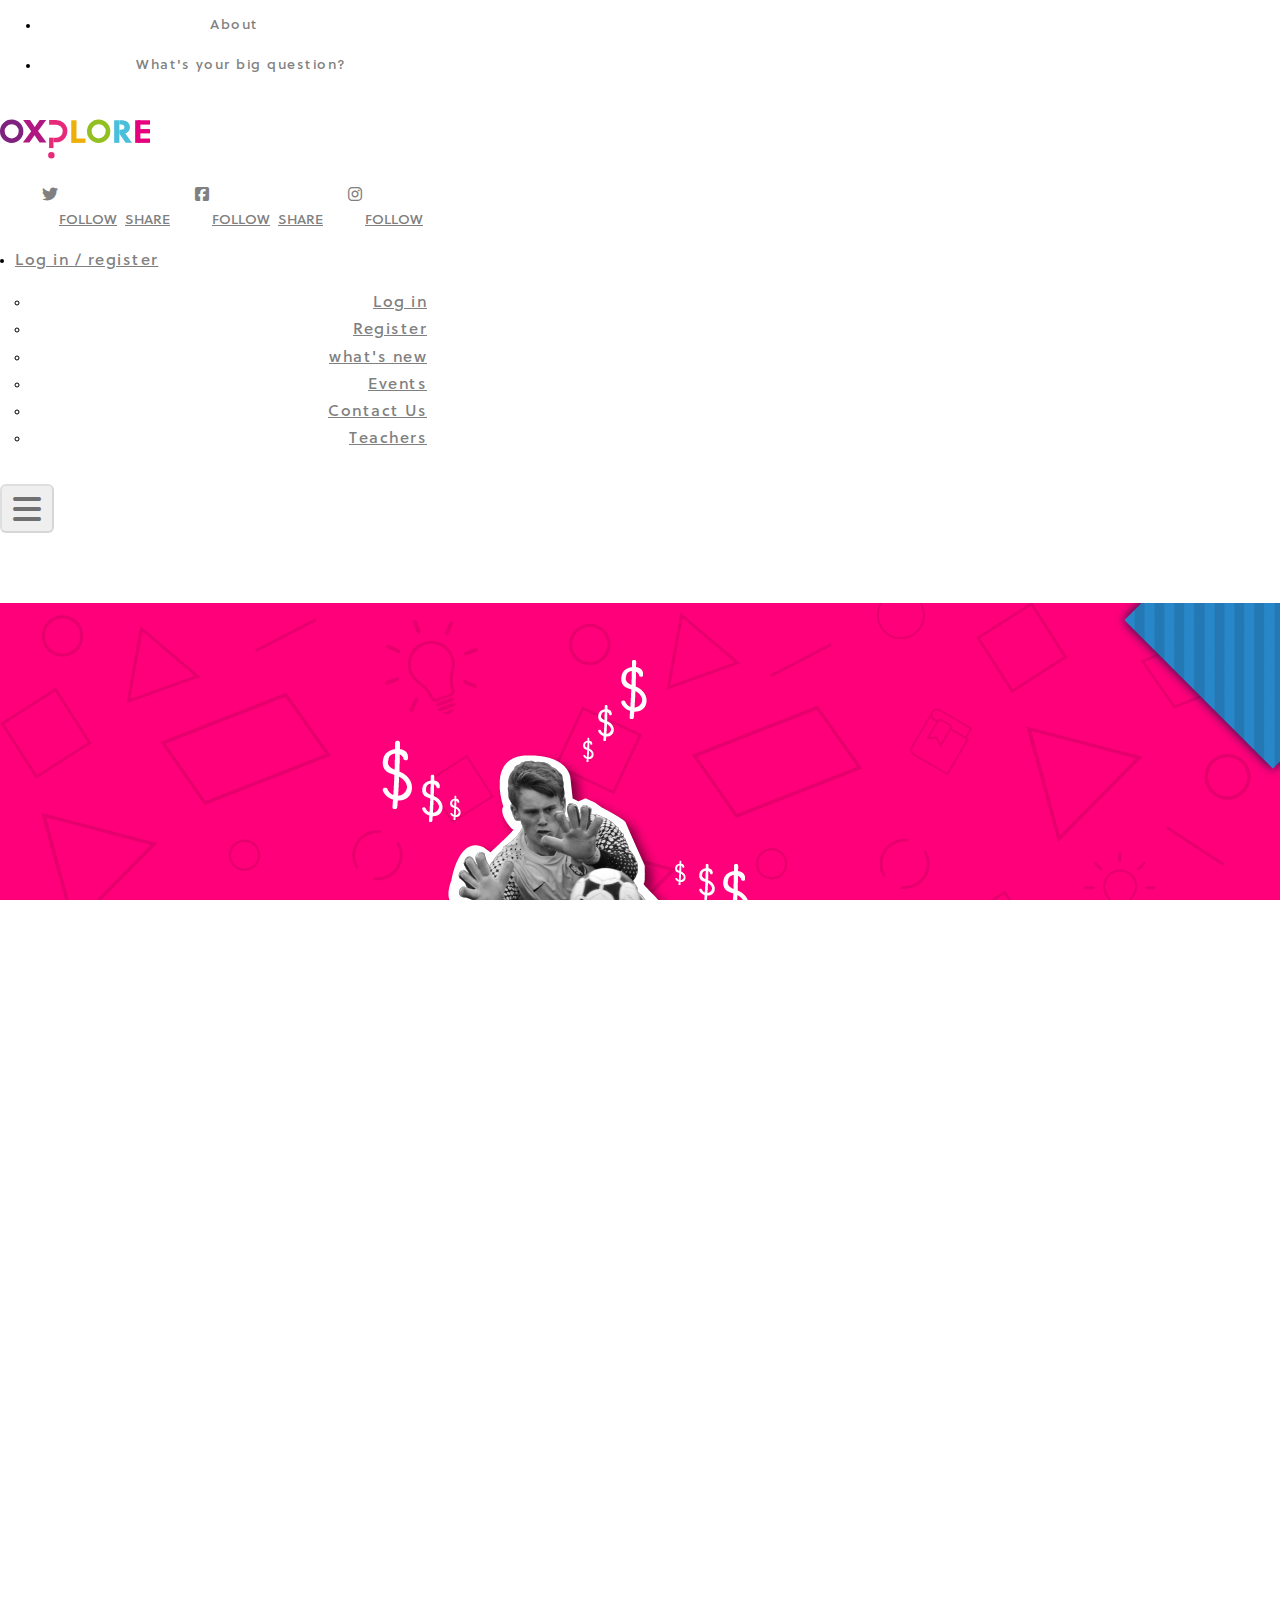
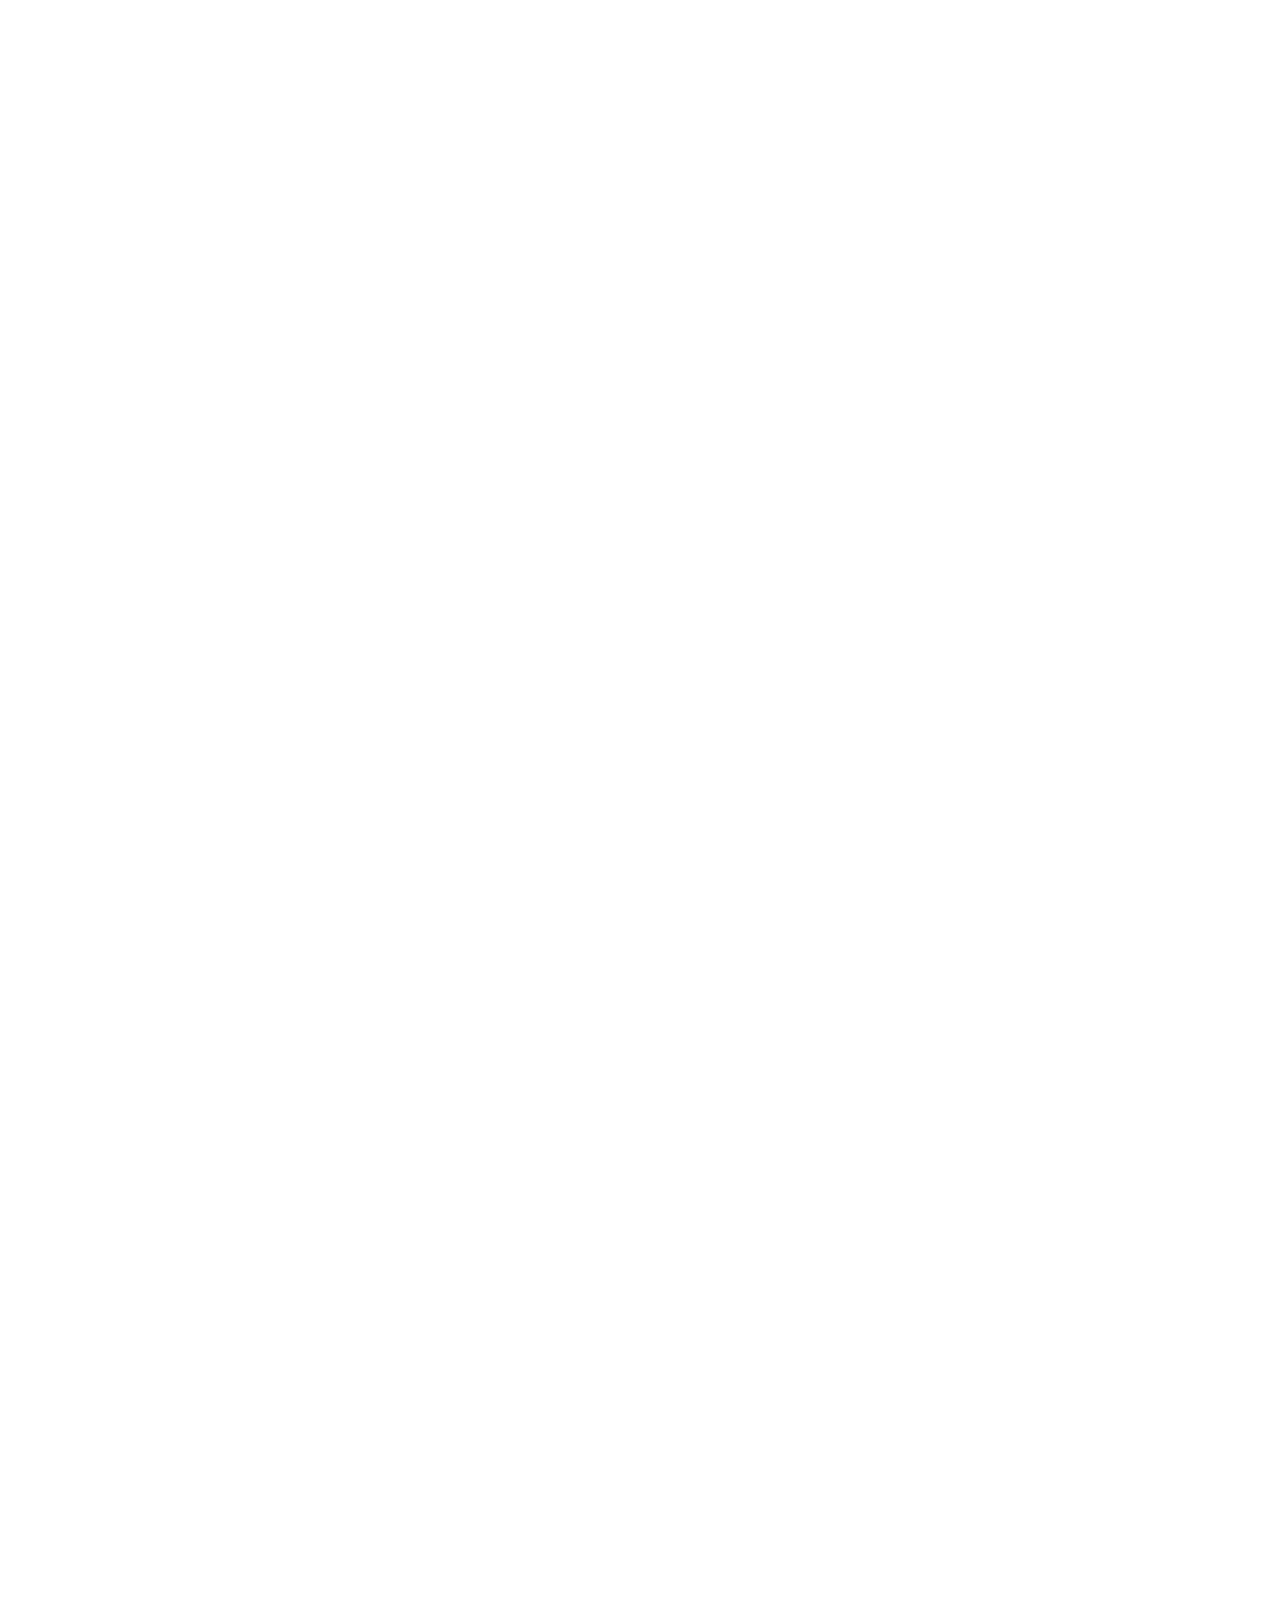
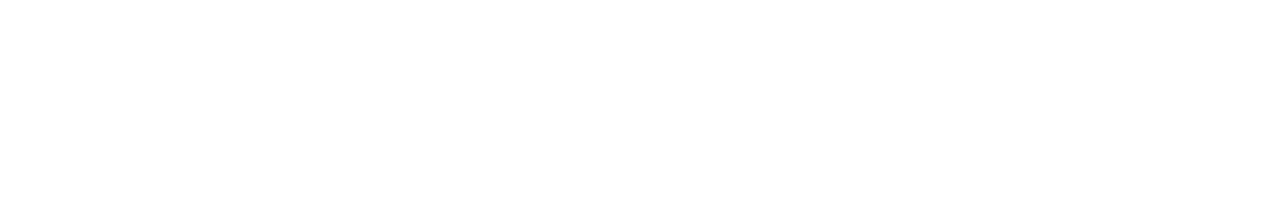
<file: index.html>
<!DOCTYPE html>
<html lang="en">
  <head>
    <meta charset="UTF-8" />
    <meta name="viewport" content="width=device-width, initial-scale=1.0" />
    <link
      href="https://cdn.jsdelivr.net/npm/bootstrap@5.3.6/dist/css/bootstrap.min.css"
      rel="stylesheet"
      integrity="sha384-4Q6Gf2aSP4eDXB8Miphtr37CMZZQ5oXLH2yaXMJ2w8e2ZtHTl7GptT4jmndRuHDT"
      crossorigin="anonymous"
    />
    <link rel="stylesheet" href="./fonts/stylesheet.css" />
    <link rel="stylesheet" href="style.css" />
    <link rel="stylesheet" href="./css/fullpage.css" />
    <link rel="stylesheet" href="./css/gridStyles.css" />
    <link rel="stylesheet" href="./css/custom.css" />
    <link
      rel="stylesheet"
      href="https://cdnjs.cloudflare.com/ajax/libs/font-awesome/6.4.0/css/all.min.css"
    />
    <title>OxploreV2</title>
  </head>
  <style>
    html,
    body {
      height: 100%;
      margin: 0;
      padding: 0;
    }

    body {
      display: flex;
      flex-direction: column;
      min-height: 100vh;
      /* padding-top: 70px; */
    }

    main {
      flex: 1 0 auto;
    }

    #fullpage {
      height: 100vh;
      position: relative;
      z-index: 1;
    }

    footer {
      flex-shrink: 0; /* Prevent footer from shrinking */
      position: relative;
      z-index: 3;
    }
  </style>

  <body>
    <!-- navbar content here -->

    <div class="nav-wrapper">
      <nav
        id="topnav"
        class="navigation navbar fixed-top shadow navbar-expand-lg bg-neutral-100 navigation__top py-4 py-lg-0"
      >
        <div class="container">
          <div class="row w-100">
            <div class="col d-flex">
              <div
                class="collapse navbar-collapse w-auto"
                id="navbarTogglerDemo02"
              >
                <ul class="navbar-nav main-menu mr-auto mb-2 mb-lg-0">
                  <li class="nav-item">
                    <a class="nav-link text-uppercase" href="/about">About</a>
                  </li>
                  <li class="nav-item">
                    <a
                      class="nav-link text-uppercase"
                      href="/create-big-question"
                      >What's your big question?</a
                    >
                  </li>
                </ul>
              </div>
              <div class="offcanvas-main">
                <button type="button" class="open-btn">Menu</button>
                <div class="offcanvas" id="offcanvasMenu">
                  <span class="close-btn">×</span>
                  <ul class="offcanvas-nav text-uppercase">
                    <li><a href="/login">Log in</a></li>
                    <li><a href="/register">Register</a></li>
                    <li><a href="/events">about</a></li>
                    <li><a href="/events">what's your big question?</a></li>
                    <li><a href="/events">what's new</a></li>
                    <li><a href="/events">Events</a></li>
                    <li><a href="/about">Contact Us</a></li>
                  </ul>
                  <div class="oxford-logo"></div>
                </div>

                <div class="overlay" id="overlay"></div>
              </div>
            </div>
            <div class="col text-center">
              <a class="brand-logo-ox p-0" href="/">
                <svg
                  class="logo"
                  version="1.1"
                  xmlns="http://www.w3.org/2000/svg"
                  width="516.5px"
                  height="134.3px"
                  viewBox="0 0 516.5 134.3"
                >
                  <!-- SVG paths from original code -->
                  <style>
                    .r {
                      fill: #4abfdb;
                    }
                    .x {
                      fill: #b11780;
                    }
                    .e1 {
                      fill: none;
                      stroke: #e6007e;
                      stroke-width: 14.9;
                      stroke-miterlimit: 10;
                    }
                    .e2 {
                      fill: none;
                      stroke: #e6007e;
                      stroke-width: 18;
                      stroke-miterlimit: 10;
                    }
                    .l1 {
                      fill: none;
                      stroke: #eeaf09;
                      stroke-width: 18;
                      stroke-miterlimit: 10;
                    }
                    .l2 {
                      fill: none;
                      stroke: #eeaf09;
                      stroke-width: 14.9;
                      stroke-miterlimit: 10;
                    }
                    .other_o {
                      fill: none;
                      stroke: #92c022;
                      stroke-width: 16;
                      stroke-miterlimit: 10;
                      animation: o_animation 0.5s linear;
                      animation-delay: 0.3s;
                    }
                    .o {
                      fill: none;
                      stroke: #7f217f;
                      stroke-width: 16;
                      stroke-miterlimit: 10;
                      animation: o_animation 0.5s linear;
                      animation-delay: 0.5s;
                    }
                    .st8 {
                      fill: none;
                      stroke: #e7297a;
                      stroke-width: 11.1659;
                      stroke-miterlimit: 10;
                    }
                    .st9 {
                      fill: none;
                      stroke: #e7297a;
                      stroke-width: 14.99;
                      stroke-miterlimit: 10;
                    }
                    .st10 {
                      fill: none;
                      stroke: #e7297a;
                      stroke-width: 16.063;
                      stroke-miterlimit: 10;
                    }
                    .r_base {
                      fill: none;
                      stroke: #4abfdb;
                      stroke-width: 18;
                      stroke-miterlimit: 10;
                    }
                  </style>
                  <g>
                    <path
                      class="r"
                      d="M411.1,35.2h4.8c7.2,0,12.6-2.6,12.6-8.6c0-5.4-4.2-9.1-10.4-9.1h-6.9l0-14.9h7.3c12.8,0,29.1,6.6,29.1,23.7 c0,11.7-7.7,18.3-16.1,21.7c6.9,9.6,18.2,25.3,23.4,32.4h-22.4l-20.6-30.3h-0.8V35.2z"
                    />
                    <g class="x">
                      <path
                        class="x_l"
                        d="M118.9,54.4l-17.7,25H78.8l28.7-39l12.2-14.9l16.9-23.9H159l-27.9,37.9"
                      />
                      <path
                        class="x_r"
                        d="M107.4,40.4L79.6,1.6h23.7l16.4,23.9l11.4,14l28.8,39.9h-23.7l-17.3-25L107.4,40.4z"
                      />
                    </g>
                    <line
                      class="e1"
                      x1="516.5"
                      y1="10.1"
                      x2="474.4"
                      y2="10.1"
                    />
                    <line class="e1" x1="516.5" y1="73" x2="474.4" y2="73" />
                    <line
                      class="e1"
                      x1="516.5"
                      y1="40.4"
                      x2="474.4"
                      y2="40.4"
                    />
                    <line class="e2" x1="474.4" y1="80.4" x2="474.4" y2="2.6" />
                    <g class="l">
                      <line
                        class="l1"
                        x1="254.4"
                        y1="2.7"
                        x2="254.4"
                        y2="80.5"
                      />
                      <line class="l2" x1="254.4" y1="73" x2="294.5" y2="73" />
                    </g>
                    <path
                      class="other_o"
                      d="M371.9,40.5c0,17.9-14.4,32.5-32.2,32.5c-17.8,0-32.2-14.5-32.2-32.5S321.9,8,339.7,8c0.2,0,0.4,0,0.6,0 C357.8,8.3,371.9,22.8,371.9,40.5z"
                    />
                    <path
                      class="o"
                      d="M72.4,40.5C72.4,58.4,58,73,40.2,73S8,58.4,8,40.5S22.4,8,40.2,8c0.2,0,0.4,0,0.6,0 C58.3,8.3,72.4,22.8,72.4,40.5z"
                    />
                    <g class="p">
                      <circle class="st8" cx="176.9" cy="123.2" r="5.6" />
                      <line
                        class="st9"
                        x1="176.6"
                        y1="98.4"
                        x2="176.6"
                        y2="62.5"
                      />
                      <path
                        class="st10"
                        d="M169.2,9.7h23.7c16.6,0,30.7,13,31.1,29.6c0.4,17.2-13.3,31.2-30.4,31.2h-9.4"
                      />
                    </g>
                    <line
                      class="r_base"
                      x1="402.1"
                      y1="80.4"
                      x2="402.1"
                      y2="2.6"
                    />
                  </g>
                </svg>
              </a>
            </div>
            <div class="col d-flex justify-content-end">
              <div
                class="d-flex justify-content-end align-items-center right-navs"
              >
                <ul class="social-icons m-0 p-0 mb-lg-0">
                  <li class="dropdown">
                    <a
                      id="twitterDropdown"
                      role="button"
                      data-bs-toggle="dropdown"
                      aria-expanded="false"
                      href="#"
                    >
                      <i class="fab fa-twitter"></i>
                    </a>
                    <ul
                      class="dropdown-menu social-dropdown"
                      aria-labelledby="twitterDropdown"
                    >
                      <li>
                        <a
                          class="dropdown-item"
                          href="http://twitter.com/letsoxplore"
                          target="_blank"
                          >Follow</a
                        >
                      </li>
                      <li>
                        <a
                          class="dropdown-item"
                          href="https://twitter.com/intent/tweet?text=Check+out+Oxplore%2C+the+home+of+big+questions&amp;url=https%3A%2F%2Foxplore.org%2Fquestion-detail%2Fis-fantasy-better-than-real-life&amp;via=letsoxplore&amp;hashtags=oxplore,discover"
                          >Share</a
                        >
                      </li>
                    </ul>
                  </li>
                  <li class="dropdown">
                    <a
                      id="facebookDropdown"
                      role="button"
                      data-bs-toggle="dropdown"
                      aria-expanded="false"
                      href="#"
                    >
                      <i class="fab fa-facebook-square"></i>
                    </a>
                    <ul
                      class="dropdown-menu social-dropdown"
                      aria-labelledby="facebookDropdown"
                    >
                      <li>
                        <a
                          class="dropdown-item"
                          href="http://facebook.com/letsoxplore"
                          target="_blank"
                          >Follow</a
                        >
                      </li>
                      <li>
                        <a
                          class="dropdown-item"
                          href="http://facebook.com/sharer/sharer.php?u=https%3A%2F%2Foxplore.org%2Fquestion-detail%2Fis-fantasy-better-than-real-life"
                          target="_blank"
                          >Share</a
                        >
                      </li>
                    </ul>
                  </li>
                  <li class="dropdown">
                    <a
                      id="instagramDropdown"
                      role="button"
                      data-bs-toggle="dropdown"
                      aria-expanded="false"
                      href="#"
                    >
                      <i class="fab fa-instagram"></i>
                    </a>
                    <ul
                      class="dropdown-menu social-dropdown"
                      aria-labelledby="instagramDropdown"
                    >
                      <li>
                        <a
                          class="dropdown-item"
                          href="http://instagram.com/letsoxplore"
                          target="_blank"
                          >Follow</a
                        >
                      </li>
                    </ul>
                  </li>
                </ul>
                <ul class="navbar-nav dropmenu navbar-right mb-2 mb-lg-0">
                  <li class="dropdown text-uppercase m-0">
                    <a
                      class="nav-link dropdown-toggle p-0"
                      href="#"
                      id="navbarDropdown"
                      role="button"
                      data-bs-toggle="dropdown"
                      aria-expanded="false"
                    >
                      Log in / register
                    </a>
                    <ul
                      class="dropdown-menu text-uppercase"
                      aria-labelledby="navbarDropdown"
                    >
                      <li><a class="dropdown-item" href="/login">Log in</a></li>
                      <li>
                        <a class="dropdown-item" href="/register">Register</a>
                      </li>
                      <li>
                        <a class="dropdown-item" href="/events">what's new</a>
                      </li>
                      <li>
                        <a class="dropdown-item" href="/events">Events</a>
                      </li>

                      <li>
                        <a class="dropdown-item" href="/about">Contact Us</a>
                      </li>
                      <li>
                        <a class="dropdown-item" href="/about">Teachers</a>
                      </li>
                    </ul>
                  </li>
                </ul>
              </div>
              <button
                class="navbar-toggler"
                type="button"
                data-bs-toggle="collapse"
                data-bs-target="#navbarTogglerDemo02"
                aria-controls="navbarTogglerDemo02"
                aria-expanded="false"
                aria-label="Toggle navigation"
              >
                <span class="navbar-toggler-icon"
                  ><i class="fas fa-bars"></i
                ></span>
              </button>
            </div>
          </div>
        </div>
      </nav>
    </div>

    <main>
      <div id="fullpage" class="full">
        <!-- big question slider -->
        <div class="section section-0" id="section0" style="padding-top: 70px">
          <!--  Slide 1 - Pink Theme-->
          <div
            class="slide bg-slide slide-1 bg-theme-pink"
            id="slide1"
            style="background-image: url('./images/bg-1.png')"
          >
            <div
              class="d-flex flex-column justify-content-center align-items-center top-space"
            >
              <div class="main-object-container">
                <div class="main-object jumping_one" style="top: 5% !important">
                  <img
                    class="img-fluid slide-1-img"
                    src="./images/slide-2.png"
                    alt="Question Illustration"
                  />
                </div>

                <div class="question-slide-text" style="bottom: 8% !important">
                  <div class="slide-text-animation">
                    <div
                      class="slide-text highlight-block mx-auto text-center text-dev text-white font-weight-bolder bg-clr"
                      data-bg-color-theme="bg-theme-pink"
                    >
                      <h1>Should footballers earn more than nurses?</h1>
                    </div>

                    <div
                      class="slide-cta d-flex justify-content-center mt-4 pt-1 mx-n4"
                    >
                      <a
                        class="btn bg-theme-pink mx-2 btn-confirm"
                        href="./pages/questiondetail.html"
                        role="button"
                        >Yes</a
                      >
                      <a
                        class="btn bg-theme-pink fw-bold mx-2 btn-confirm"
                        href="./pages/questiondetail.html"
                        role="button"
                        >No</a
                      >
                    </div>
                  </div>

                  <div class="more-cta-btn">
                    <a
                      class="btn bg-transparent txt-neutral-100 fw-regular text-uppercase border-0 fs-big-450"
                      onclick="scrollToSection1()"
                      role="button"
                    >
                      more big questions this way
                      <i class="fas fa-caret-down fs-small-800 d-block"></i>
                    </a>
                  </div>
                </div>
              </div>
            </div>
            <div
              class="triangle_shape triangle__blue d-flex justify-content-center align-items-end text-white"
            >
              Trending
            </div>
          </div>

          <!-- Slide 2 - Green Theme -->
          <div
            class="slide bg-slide slide-2 bg-theme-green"
            id="slide2"
            style="background-image: url('./images/bg-2.png')"
          >
            <div
              class="d-flex flex-column justify-content-center align-items-center top-space"
            >
              <div class="main-object-container">
                <div class="main-object jumping_two" style="top: 5% !important">
                  <img
                    class="img-fluid slide-2-img"
                    src="./images/slide-4.png"
                    alt="Green Theme Illustration"
                  />
                </div>
                <div class="question-slide-text" style="bottom: 8% !important">
                  <div class="slide-text-animation">
                    <div
                      class="slide-text highlight-block mx-auto text-center text-white font-weight-bolder bg-clr-green"
                      data-bg-color-theme="bg-theme-green"
                    >
                      <h1>
                        Should renewable energy replace fossil fuels completely?
                      </h1>
                    </div>
                    <div
                      class="slide-cta d-flex justify-content-center mt-4 pt-1 mx-n4"
                    >
                      <a
                        class="btn bg-theme-green mx-2 btn-confirm"
                        href="/question-detail/energy-question"
                        role="button"
                        >Yes</a
                      >
                      <a
                        class="btn bg-theme-green fw-bold mx-2 btn-confirm"
                        href="/question-detail/energy-question"
                        role="button"
                        >No</a
                      >
                    </div>
                  </div>

                  <div class="more-cta-btn">
                    <a
                      class="btn bg-transparent txt-neutral-100 fw-regular text-uppercase border-0 fs-big-450"
                      onclick="scrollToSection1()"
                      role="button"
                    >
                      more big questions this way
                      <i class="fas fa-caret-down fs-small-800 d-block"></i>
                    </a>
                  </div>
                </div>
              </div>
            </div>
            <div
              class="triangle_shape triangle__green d-flex justify-content-center align-items-end text-white"
            >
              Trending
            </div>
          </div>

          <!-- Slide 3 - Blue Theme -->
          <div
            class="slide bg-slide slide-3 bg-theme-blue"
            id="slide3"
            style="background-image: url('./images/bg-4.png')"
          >
            <div
              class="d-flex flex-column justify-content-center align-items-center top-space"
            >
              <div class="main-object-container">
                <div
                  class="main-object jumping_three"
                  style="top: 5% !important"
                >
                  <img
                    class="img-fluid slide-3-img"
                    src="./images/slide-4.png"
                    alt="Blue Theme Illustration"
                  />
                </div>
                <div class="question-slide-text">
                  <div
                    class="slide-text-animation"
                    style="bottom: 8% !important"
                  >
                    <div
                      class="slide-text highlight-block mx-auto text-center text-white font-weight-bolder bg-clr-blue"
                      data-bg-color-theme="bg-theme-blue"
                    >
                      <h1>
                        Is artificial intelligence a threat to human jobs?
                      </h1>
                    </div>
                    <div
                      class="slide-cta d-flex justify-content-center mt-4 pt-1 mx-n4"
                    >
                      <a
                        class="btn bg-theme-blue mx-2 btn-confirm"
                        href="/question-detail/ai-question"
                        role="button"
                        >Yes</a
                      >
                      <a
                        class="btn bg-theme-blue fw-bold mx-2 btn-confirm"
                        href="/question-detail/ai-question"
                        role="button"
                        >No</a
                      >
                    </div>
                  </div>
                  <div class="more-cta-btn">
                    <a
                      class="btn bg-transparent txt-neutral-100 fw-regular text-uppercase border-0 fs-big-450"
                      onclick="scrollToSection1()"
                      role="button"
                    >
                      more big questions this way
                      <i class="fas fa-caret-down fs-small-800 d-block"></i>
                    </a>
                  </div>
                </div>
              </div>
            </div>
            <div
              class="triangle_shape triangle__blue d-flex justify-content-center align-items-end text-white"
            >
              New
            </div>
          </div>

          <!-- End of question slide -->
        </div>

         <!-- question grid -->
        <div class="section py-0" id="question-grid">
          <div class="container-fluid px-0">
            <div class="row g-0 row-cols-1 row-cols-md-2 row-cols-lg-3">
              <!-- Tile 1: green -->
              <div class="col">
                <div
                  class="bg-slide bg-theme-green d-flex flex-column justify-content-center align-items-center text-white"
                  style="
                    background-image: url('./images/bg-1.png');
                    /* min-height: 250px; */
                    background-size: cover;
                    background-position: center;
                  "
                >
                  <div class="grid-content-animation">
                    <h3 class="text-center mb-3 grid-text-short">
                      Can war be a good thing?
                    </h3>
                    <div
                      class="slide-cta d-flex justify-content-center pt-1 mx-n4"
                    >
                      <a
                        class="btn bg-theme-green mx-2 btn-confirm"
                        href="/question-detail/technology-connection"
                        role="button"
                        >Yes</a
                      >
                      <a
                        class="btn bg-theme-green fw-bold mx-2 btn-confirm"
                        href="/question-detail/technology-connection"
                        role="button"
                        >No</a
                      >
                    </div>
                  </div>
                </div>
              </div>

              <!-- Tile 2: blue -->
              <div class="col">
                <div
                  class="bg-slide bg-theme-blue d-flex flex-column justify-content-center align-items-center text-white"
                  style="
                    background-image: url('./images/bg-2.png');
                    /* min-height: 250px; */
                    background-size: cover;
                    background-position: center;
                  "
                >
                  <div class="grid-content-animation">
                    <h3 class="text-center mb-3 grid-text">
                      <span class="line1">Could we live </span><br />
                      <span class="line2">on another planet?</span>
                    </h3>
                    <div
                      class="slide-cta d-flex justify-content-center pt-1 mx-n4"
                    >
                      <a
                        class="btn bg-theme-blue mx-2 btn-confirm"
                        href="#"
                        role="button"
                        >Yes</a
                      >
                      <a
                        class="btn bg-theme-blue fw-bold mx-2 btn-confirm"
                        href="#"
                        role="button"
                        >No</a
                      >
                    </div>
                  </div>
                </div>
              </div>

              <!-- Tile 3: pink -->
              <div class="col">
                <div
                  class="bg-slide bg-theme-pink d-flex flex-column justify-content-center align-items-center text-white"
                  style="
                    background-image: url('./images/bg-3.png');
                    /* min-height: 250px; */
                    background-size: cover;
                    background-position: center;
                  "
                >
                  <div class="grid-content-animation">
                    <h3 class="text-center mb-3 grid-text">
                      <span class="line1">Should you believe the </span><br />
                      <span class="line2">history books?</span>
                    </h3>
                    <div
                      class="slide-cta d-flex justify-content-center pt-1 mx-n4"
                    >
                      <a
                        class="btn bg-theme-pink mx-2 btn-confirm"
                        href="#"
                        role="button"
                        >Yes</a
                      >
                      <a
                        class="btn bg-theme-pink fw-bold mx-2 btn-confirm"
                        href="#"
                        role="button"
                        >No</a
                      >
                    </div>
                  </div>
                </div>
              </div>

              <!-- Tile 4: red -->
              <div class="col">
                <div
                  class="bg-slide bg-theme-red d-flex flex-column justify-content-center align-items-center text-white"
                  style="
                    background-image: url('./images/bg-4.png');
                    /* min-height: 250px; */
                    background-size: cover;
                    background-position: center;
                  "
                >
                  <div class="grid-content-animation">
                    <h3 class="text-center mb-3 grid-text">
                      <span class="line1">Is school the best place</span><br />
                      <span class="line2">to learn?</span>
                    </h3>
                    <div
                      class="slide-cta d-flex justify-content-center pt-1 mx-n4"
                    >
                      <a
                        class="btn bg-theme-red mx-2 btn-confirm"
                        href="#"
                        role="button"
                        >Yes</a
                      >
                      <a
                        class="btn bg-theme-red fw-bold mx-2 btn-confirm"
                        href="#"
                        role="button"
                        >No</a
                      >
                    </div>
                  </div>
                </div>
              </div>

              <!-- Tile 5: maroon -->
              <div class="col">
                <div
                  class="bg-slide bg-theme-maroon d-flex flex-column justify-content-center align-items-center text-white"
                  style="
                    background-image: url('./images/bg-1.png');
                    /* min-height: 250px; */
                    background-size: cover;
                    background-position: center;
                  "
                >
                  <div class="grid-content-animation">
                    <h3 class="text-center mb-3 grid-text">
                      <span class="line1">Are humans more important</span><br />
                      <span class="line2"> than plants?</span>
                    </h3>
                    <div
                      class="slide-cta d-flex justify-content-center pt-1 mx-n4"
                    >
                      <a
                        class="btn bg-theme-maroon mx-2 btn-confirm"
                        href="#"
                        role="button"
                        >Yes</a
                      >
                      <a
                        class="btn bg-theme-maroon fw-bold mx-2 btn-confirm"
                        href="#"
                        role="button"
                        >No</a
                      >
                    </div>
                  </div>
                </div>
              </div>

              <!-- Tile 6: purple -->
              <div class="col">
                <div
                  class="bg-slide bg-theme-purple d-flex flex-column justify-content-center align-items-center text-white"
                  style="
                    background-image: url('./images/bg-2.png');
                    /* min-height: 250px; */
                    background-size: cover;
                    background-position: center;
                  "
                >
                  <div class="grid-content-animation">
                    <h3 class="text-center mb-3 grid-text">
                      <span class="line1">Would you want to</span><br />
                      <span class="line2">live forever?</span>
                    </h3>
                    <div
                      class="slide-cta d-flex justify-content-center pt-1 mx-n4"
                    >
                      <a
                        class="btn bg-theme-purple mx-2 btn-confirm"
                        href="#"
                        role="button"
                        >Yes</a
                      >
                      <a
                        class="btn bg-theme-purple fw-bold mx-2 btn-confirm"
                        href="#"
                        role="button"
                        >No</a
                      >
                    </div>
                  </div>
                </div>
              </div>
            </div>
          </div>
        </section>
      </div>

        <!-- SECTION 1: question-grid-new -->
        <div class="section grid-section" id="question-grid-new">
          <div class="slides">
            <!-- ── SLIDE 1: first 6 topics ── -->
            <div class="slide">
              <div class="container-fluid px-0">
                <div class="row g-0 row-cols-1 row-cols-md-2 row-cols-lg-3">
                  <!-- Tile 1 -->
                  <div class="col">
                    <div
                      class="bg-slide bg-theme-green d-flex flex-column justify-content-center align-items-center text-white"
                      style="background-image: url('./images/bg-1.png')"
                    >
                      <h3 class="grid-text-topic">Choose a topic</h3>
                    </div>
                  </div>
                  <!-- Tile 2 -->
                  <div class="col">
                    <div
                      class="bg-slide bg-theme-blue d-flex flex-column justify-content-center align-items-center text-white"
                      style="background-image: url('./images/bg-2.png')"
                    >
                      <h3 class="grid-text-short">Future</h3>
                      <div class="slide-cta d-flex pt-1 mx-n4">
                        <a class="btn btn-select bg-theme-blue mt-2" href="#"
                          >Select</a
                        >
                      </div>
                    </div>
                  </div>
                  <!-- Tile 3 -->
                  <div class="col">
                    <div
                      class="bg-slide bg-theme-pink d-flex flex-column justify-content-center align-items-center text-white"
                      style="background-image: url('./images/bg-3.png')"
                    >
                      <h3 class="grid-text-short">Past</h3>
                      <div
                        class="slide-cta d-flex justify-content-center pt-1 mx-n4"
                      >
                        <a class="btn btn-select bg-theme-pink mt-2" href="#"
                          >Select</a
                        >
                      </div>
                    </div>
                  </div>
                  <!-- Tile 4 -->
                  <div class="col">
                    <div
                      class="bg-slide bg-theme-red d-flex flex-column justify-content-center align-items-center text-white"
                      style="background-image: url('./images/bg-4.png')"
                    >
                      <h3 class="grid-text-short">The Supernatural</h3>
                      <div
                        class="slide-cta d-flex justify-content-center pt-1 mx-n4"
                      >
                        <a class="btn btn-select bg-theme-red mt-2" href="#"
                          >Select</a
                        >
                      </div>
                    </div>
                  </div>
                  <!-- Tile 5 -->
                  <div class="col">
                    <div
                      class="bg-slide bg-theme-maroon d-flex flex-column justify-content-center align-items-center text-white"
                      style="background-image: url('./images/bg-1.png')"
                    >
                      <h3 class="grid-text-short">Origins</h3>
                      <div
                        class="slide-cta d-flex justify-content-center pt-1 mx-n4"
                      >
                        <a class="btn btn-select bg-theme-maroon mt-2" href="#"
                          >Select</a
                        >
                      </div>
                    </div>
                  </div>
                  <!-- Tile 6 -->
                  <div class="col">
                    <div
                      class="bg-slide bg-theme-purple d-flex flex-column justify-content-center align-items-center text-white"
                      style="background-image: url('./images/bg-2.png')"
                    >
                      <h3 class="grid-text-short">Health</h3>
                      <div
                        class="slide-cta d-flex justify-content-center pt-1 mx-n4"
                      >
                        <a class="btn btn-select bg-theme-purple mt-2" href="#"
                          >Select</a
                        >
                      </div>
                    </div>
                  </div>
                </div>
              </div>
            </div>

            <!-- ── SLIDE 2: next 6 topics ── -->
            <div class="slide">
              <div class="container-fluid px-0">
                <div class="row g-0 row-cols-1 row-cols-md-2 row-cols-lg-3">
                  <!-- Tile 7 -->
                  <div class="col">
                    <div
                      class="bg-slide bg-theme-green d-flex flex-column justify-content-center align-items-center text-white"
                      style="background-image: url('./images/bg-1.png')"
                    >
                      <h3 class="grid-text-short">Science</h3>
                      <div
                        class="slide-cta d-flex justify-content-center pt-1 mx-n4"
                      >
                        <a class="btn btn-select bg-theme-green mt-2" href="#"
                          >Select</a
                        >
                      </div>
                    </div>
                  </div>
                  <!-- Tile 8 -->
                  <div class="col">
                    <div
                      class="bg-slide bg-theme-blue d-flex flex-column justify-content-center align-items-center text-white"
                      style="background-image: url('./images/bg-2.png')"
                    >
                      <h3 class="grid-text-short">Technology</h3>
                      <div
                        class="slide-cta d-flex justify-content-center pt-1 mx-n4"
                      >
                        <a class="btn btn-select bg-theme-blue mt-2" href="#"
                          >Select</a
                        >
                      </div>
                    </div>
                  </div>
                  <!-- Tile 9 -->
                  <div class="col">
                    <div
                      class="bg-slide bg-theme-pink d-flex flex-column justify-content-center align-items-center text-white"
                      style="background-image: url('./images/bg-3.png')"
                    >
                      <h3 class="grid-text-short">Belief</h3>
                      <div
                        class="slide-cta d-flex justify-content-center pt-1 mx-n4"
                      >
                        <a class="btn btn-select bg-theme-pink mt-2" href="#"
                          >Select</a
                        >
                      </div>
                    </div>
                  </div>
                  <!-- Tile 10 -->
                  <div class="col">
                    <div
                      class="bg-slide bg-theme-red d-flex flex-column justify-content-center align-items-center text-white"
                      style="background-image: url('./images/bg-4.png')"
                    >
                      <h3 class="grid-text-short">Justice</h3>
                      <div
                        class="slide-cta d-flex justify-content-center pt-1 mx-n4"
                      >
                        <a class="btn btn-select bg-theme-red mt-2" href="#"
                          >Select</a
                        >
                      </div>
                    </div>
                  </div>
                  <!-- Tile 11 -->
                  <div class="col">
                    <div
                      class="bg-slide bg-theme-maroon d-flex flex-column justify-content-center align-items-center text-white"
                      style="background-image: url('./images/bg-1.png')"
                    >
                      <h3 class="grid-text-short">Power</h3>
                      <div
                        class="slide-cta d-flex justify-content-center pt-1 mx-n4"
                      >
                        <a class="btn btn-select bg-theme-maroon mt-2" href="#"
                          >Select</a
                        >
                      </div>
                    </div>
                  </div>
                  <!-- Tile 12 -->
                  <div class="col">
                    <div
                      class="bg-slide bg-theme-purple d-flex flex-column justify-content-center align-items-center text-white"
                      style="background-image: url('./images/bg-2.png')"
                    >
                      <h3 class="grid-text-short">Society</h3>
                      <div
                        class="slide-cta d-flex justify-content-center pt-1 mx-n4"
                      >
                        <a class="btn btn-select bg-theme-purple mt-2" href="#"
                          >Select</a
                        >
                      </div>
                    </div>
                  </div>
                </div>
              </div>
            </div>
          </div>
        </div>

       
    </main>

    <!-- ====================================== -->

    <!-- footer content here -->

    <footer class="mt-5">
      <div class="container">
        <div class="row align-items-center">
          <div
            class="col-md-6 d-flex justify-content-md-start justify-content-center mb-4 mb-md-0"
          >
            <div class="footer-logo">
              <img
                style="width: 300px"
                class="img-fluid"
                src="/images/footer-logo.png"
                alt="Footer Logo"
              />
            </div>
          </div>
          <div class="col-md-6">
            <div
              class="d-flex align-items-center justify-content-md-end justify-content-center"
            >
              <div class="footer-social me-5">
                <span class="text-uppercase text-white fw-bold fs-small-600"
                  >social</span
                >
                <a class="d-inline-block mx-2" aria-current="page" href="#">
                  <i class="fab fa-twitter text-white"></i>
                </a>
                <a class="d-inline-block mx-2" aria-current="page" href="#">
                  <i class="fab fa-facebook-square text-white"></i>
                </a>
              </div>

              <div class="footer-social">
                <span class="text-uppercase text-white fw-bold fs-small-600"
                  >follow</span
                >
                <a class="d-inline-block mx-2" aria-current="page" href="#">
                  <i class="fab fa-twitter text-white"></i>
                </a>
                <a class="d-inline-block mx-2" aria-current="page" href="#">
                  <i class="fab fa-facebook-square text-white"></i>
                </a>
                <a class="d-inline-block mx-2" aria-current="page" href="#">
                  <i class="fab fa-instagram text-white"></i>
                </a>
              </div>
            </div>

            <div
              class="d-flex justify-content-md-end justify-content-center mt-4"
            >
              <a href="#" class="text-white fw-bold fs-small-600 mx-3">Legal</a>
              <a href="#" class="text-white fw-bold fs-small-600 mx-3"
                >Accessibility</a
              >
            </div>
          </div>
        </div>
      </div>
    </footer>

    <script
      src="https://cdn.jsdelivr.net/npm/bootstrap@5.3.6/dist/js/bootstrap.bundle.min.js"
      integrity="sha384-j1CDi7MgGQ12Z7Qab0qlWQ/Qqz24Gc6BM0thvEMVjHnfYGF0rmFCozFSxQBxwHKO"
      crossorigin="anonymous"
    ></script>

    <script src="./js/fullpage.js"></script>

    <script>
      // Offcanvas menu functionality
      document.addEventListener("DOMContentLoaded", function () {
        const openBtn = document.querySelector(".open-btn");
        const closeBtn = document.querySelector(".close-btn");
        const offcanvas = document.getElementById("offcanvasMenu");
        const overlay = document.getElementById("overlay");

        openBtn.addEventListener("click", () => {
          offcanvas.classList.add("active");
          overlay.classList.add("active");
        });
        closeBtn.addEventListener("click", () => {
          offcanvas.classList.remove("active");
          overlay.classList.remove("active");
        });
        overlay.addEventListener("click", () => {
          offcanvas.classList.remove("active");
          overlay.classList.remove("active");
        });

        function animateGridItem(tile) {
          const header = tile.querySelector(".grid-text-short");
          const btn = tile.querySelector(".btn-select");
          if (!header || !btn) return;

          // Reset
          header.classList.remove(
            "animate-green-header",
            "animate-blue-header",
            "animate-pink-header",
            "animate-red-header",
            "animate-maroon-header",
            "animate-purple-header"
          );
          btn.classList.remove("animate-btn");
          void header.offsetWidth; // reflow
          void btn.offsetWidth;

          // Apply by theme
          if (tile.classList.contains("bg-theme-green")) {
            header.classList.add("animate-green-header");
          } else if (tile.classList.contains("bg-theme-blue")) {
            header.classList.add("animate-blue-header");
          } else if (tile.classList.contains("bg-theme-pink")) {
            header.classList.add("animate-pink-header");
          } else if (tile.classList.contains("bg-theme-red")) {
            header.classList.add("animate-red-header");
          } else if (tile.classList.contains("bg-theme-maroon")) {
            header.classList.add("animate-maroon-header");
          } else if (tile.classList.contains("bg-theme-purple")) {
            header.classList.add("animate-purple-header");
          }

          btn.classList.add("animate-btn");
        }

        // Scroll‐triggered grid animations
        const observer = new IntersectionObserver(
          (entries) => {
            entries.forEach((entry) => {
              if (entry.isIntersecting) animateGridItem(entry.target);
            });
          },
          { threshold: 0.3 }
        );
        document
          .querySelectorAll("#question-grid-new .bg-slide")
          .forEach((tile) => observer.observe(tile));

        // fullpage.js
        new fullpage("#fullpage", {
          autoScrolling: true,
          fitToSection: true,
          scrollBar: false,
          controlArrows: true,
          loopHorizontal: true,
          scrollingSpeed: 700,
          css3: true,
          scrollHorizontally: true,

          //First‐slide animation on page load
          afterRender: function () {
            const firstText = document.querySelector(
              ".section-0 .slide.active .slide-text-animation"
            );
            if (firstText) firstText.classList.add("animate-question-text");
          },

          //  scroll down/up into section-0 vertically
          afterLoad: function (origin, destination, direction) {
            // section0 has id="section0"
            if (destination.item.id === "section0") {
              const text = destination.item.querySelector(
                ".slide.active .slide-text-animation"
              );
              if (text) {
                text.classList.remove("animate-question-text");
                void text.offsetWidth;
                text.classList.add("animate-question-text");
              }
            }
          },

          //Clear main-object so it can replay
          onSlideLeave: function (section, origin, destination, direction) {
            const prev = origin.item;
            const mainObj = prev.querySelector(".main-object");
            if (mainObj) mainObj.style.animation = "none";
          },

          //horizontal swipe between slides
          afterSlideLoad: function (section, origin, destination, direction) {
            const slide = destination.item;

            // question‐slide‐text animation
            const questionText = slide.querySelector(".slide-text-animation");
            if (questionText) {
              questionText.classList.remove("animate-question-text");
              void questionText.offsetWidth;
              questionText.classList.add("animate-question-text");
            }

            // grid tiles if inside #question-grid-new
            if (slide.closest("#question-grid-new")) {
              slide.querySelectorAll(".bg-slide").forEach(animateGridItem);
            }
          },
        });
      });
    </script>
  </body>
</html>
</file>
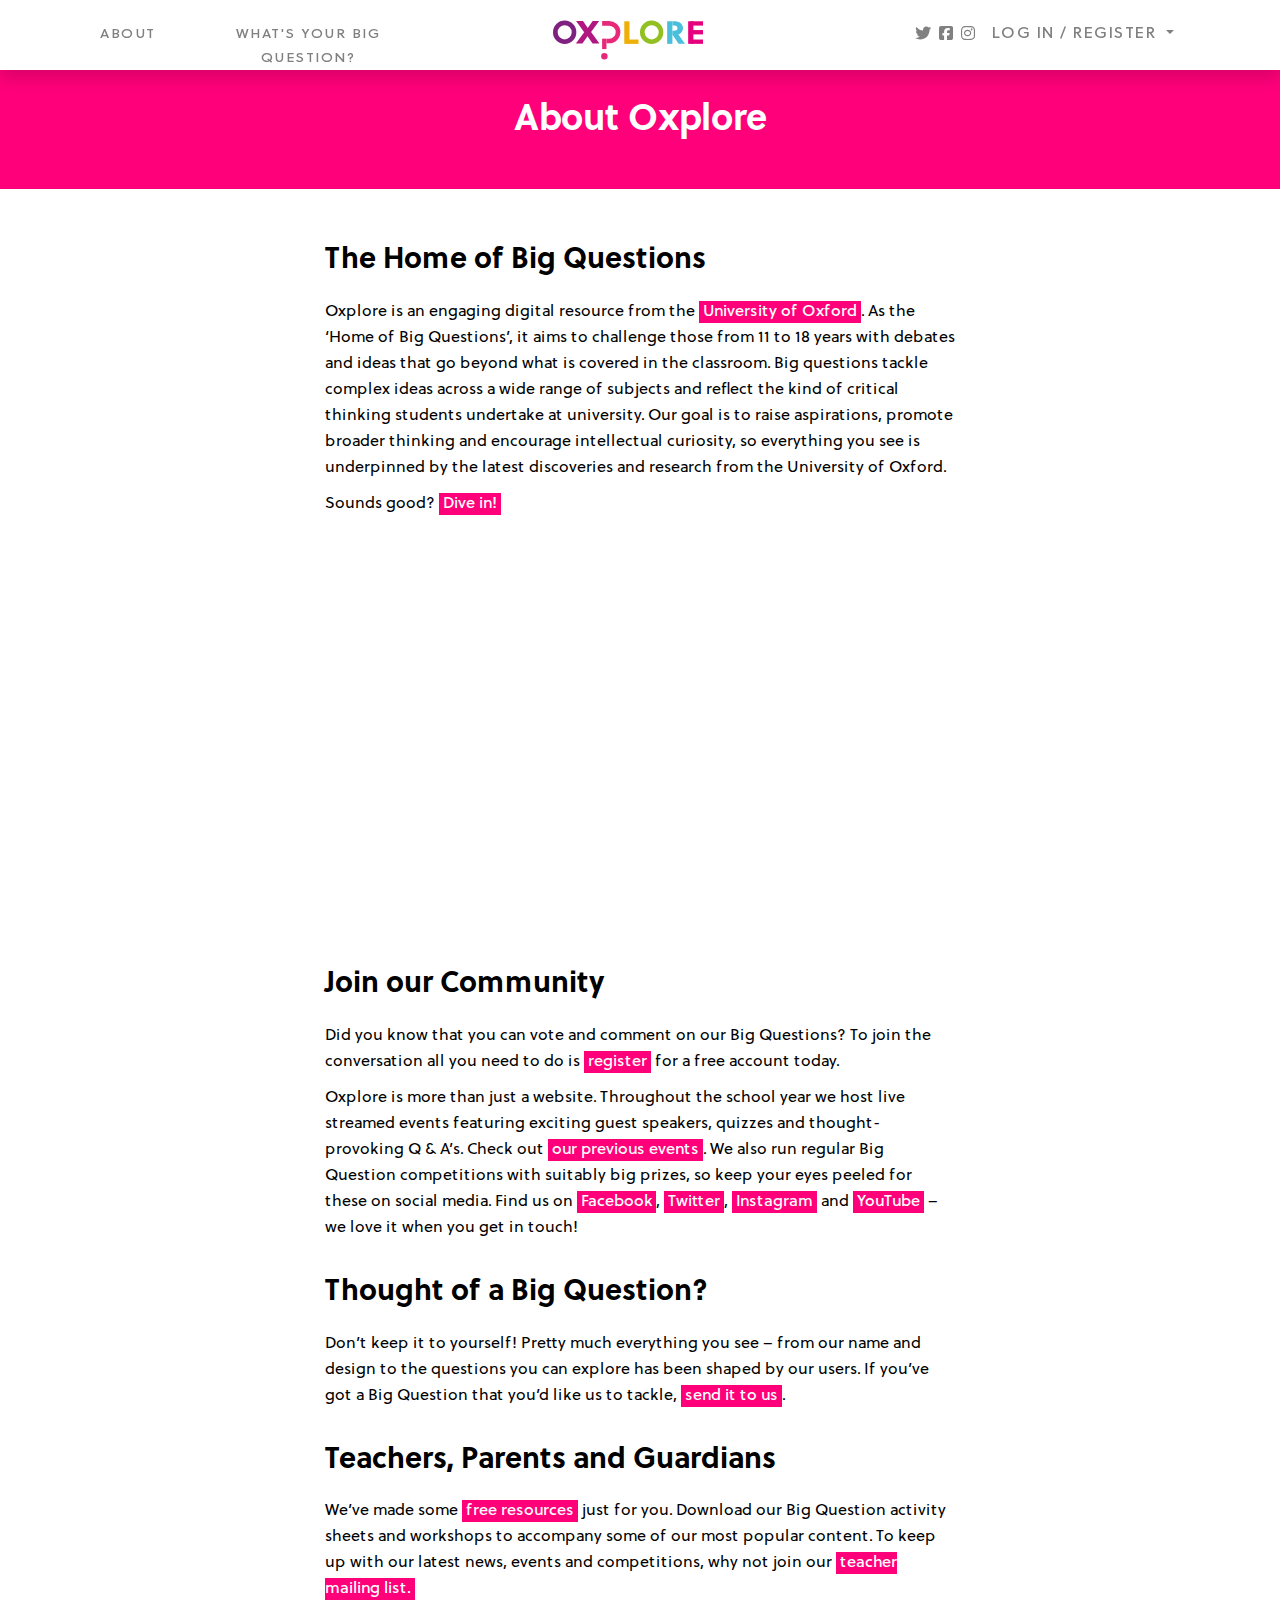
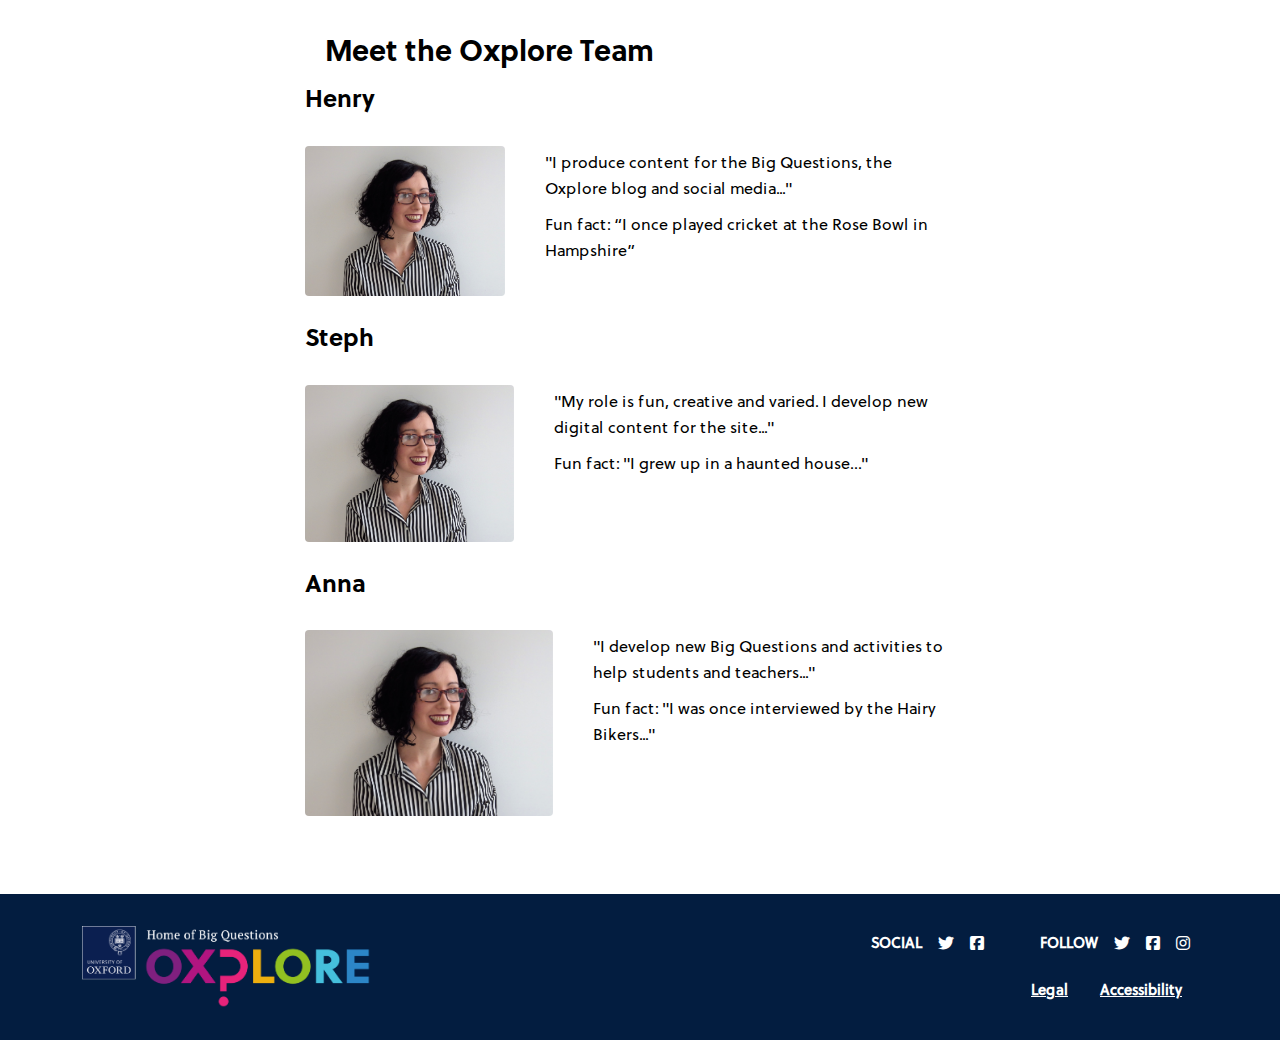
<file: pages/about.html>
<!DOCTYPE html>
<html lang="en">
  <head>
    <meta charset="UTF-8" />
    <meta name="viewport" content="width=device-width, initial-scale=1.0" />
    <link
      href="https://cdn.jsdelivr.net/npm/bootstrap@5.3.6/dist/css/bootstrap.min.css"
      rel="stylesheet"
    />
    <link
      rel="stylesheet"
      href="https://cdnjs.cloudflare.com/ajax/libs/font-awesome/6.5.0/css/all.min.css"
    />

    <link rel="stylesheet" href="../fonts/stylesheet.css" />
    <link rel="stylesheet" href="../style.css" />
    <link rel="stylesheet" href="../css/custom.css" />
    <link rel="stylesheet" href="../css/about.css" />
    <title>About</title>
  </head>
  <body>
    <div class="nav-wrapper">
      <nav
        id="topnav"
        class="navigation navbar fixed-top shadow navbar-expand-lg bg-neutral-100 navigation__top py-4 py-lg-0"
      >
        <div class="container">
          <div class="row w-100">
            <div class="col d-flex">
              <div
                class="collapse navbar-collapse w-auto"
                id="navbarTogglerDemo02"
              >
                <ul class="navbar-nav main-menu mr-auto mb-2 mb-lg-0">
                  <li class="nav-item">
                    <a class="nav-link text-uppercase" href="/about">About</a>
                  </li>
                  <li class="nav-item">
                    <a
                      class="nav-link text-uppercase"
                      href="/create-big-question"
                      >What's your big question?</a
                    >
                  </li>
                </ul>
              </div>
              <div class="offcanvas-main">
                <button type="button" class="open-btn">Menu</button>
                <div class="offcanvas" id="offcanvasMenu">
                  <span class="close-btn">×</span>
                  <ul class="offcanvas-nav text-uppercase">
                    <li><a href="/login">Log in</a></li>
                    <li><a href="/register">Register</a></li>
                    <li><a href="/events">about</a></li>
                    <li><a href="/events">what's your big question?</a></li>
                    <li><a href="/events">what's new</a></li>
                    <li><a href="/events">Events</a></li>
                    <li><a href="/about">Contact Us</a></li>
                  </ul>
                  <div class="oxford-logo"></div>
                </div>

                <div class="overlay" id="overlay"></div>
              </div>
            </div>
            <div class="col text-center">
              <a class="brand-logo-ox p-0" href="/">
                <svg
                  class="logo"
                  version="1.1"
                  xmlns="http://www.w3.org/2000/svg"
                  width="516.5px"
                  height="134.3px"
                  viewBox="0 0 516.5 134.3"
                >
                  <!-- SVG paths from original code -->
                  <style>
                    .r {
                      fill: #4abfdb;
                    }
                    .x {
                      fill: #b11780;
                    }
                    .e1 {
                      fill: none;
                      stroke: #e6007e;
                      stroke-width: 14.9;
                      stroke-miterlimit: 10;
                    }
                    .e2 {
                      fill: none;
                      stroke: #e6007e;
                      stroke-width: 18;
                      stroke-miterlimit: 10;
                    }
                    .l1 {
                      fill: none;
                      stroke: #eeaf09;
                      stroke-width: 18;
                      stroke-miterlimit: 10;
                    }
                    .l2 {
                      fill: none;
                      stroke: #eeaf09;
                      stroke-width: 14.9;
                      stroke-miterlimit: 10;
                    }
                    .other_o {
                      fill: none;
                      stroke: #92c022;
                      stroke-width: 16;
                      stroke-miterlimit: 10;
                      animation: o_animation 0.5s linear;
                      animation-delay: 0.3s;
                    }
                    .o {
                      fill: none;
                      stroke: #7f217f;
                      stroke-width: 16;
                      stroke-miterlimit: 10;
                      animation: o_animation 0.5s linear;
                      animation-delay: 0.5s;
                    }
                    .st8 {
                      fill: none;
                      stroke: #e7297a;
                      stroke-width: 11.1659;
                      stroke-miterlimit: 10;
                    }
                    .st9 {
                      fill: none;
                      stroke: #e7297a;
                      stroke-width: 14.99;
                      stroke-miterlimit: 10;
                    }
                    .st10 {
                      fill: none;
                      stroke: #e7297a;
                      stroke-width: 16.063;
                      stroke-miterlimit: 10;
                    }
                    .r_base {
                      fill: none;
                      stroke: #4abfdb;
                      stroke-width: 18;
                      stroke-miterlimit: 10;
                    }
                  </style>
                  <g>
                    <path
                      class="r"
                      d="M411.1,35.2h4.8c7.2,0,12.6-2.6,12.6-8.6c0-5.4-4.2-9.1-10.4-9.1h-6.9l0-14.9h7.3c12.8,0,29.1,6.6,29.1,23.7 c0,11.7-7.7,18.3-16.1,21.7c6.9,9.6,18.2,25.3,23.4,32.4h-22.4l-20.6-30.3h-0.8V35.2z"
                    />
                    <g class="x">
                      <path
                        class="x_l"
                        d="M118.9,54.4l-17.7,25H78.8l28.7-39l12.2-14.9l16.9-23.9H159l-27.9,37.9"
                      />
                      <path
                        class="x_r"
                        d="M107.4,40.4L79.6,1.6h23.7l16.4,23.9l11.4,14l28.8,39.9h-23.7l-17.3-25L107.4,40.4z"
                      />
                    </g>
                    <line
                      class="e1"
                      x1="516.5"
                      y1="10.1"
                      x2="474.4"
                      y2="10.1"
                    />
                    <line class="e1" x1="516.5" y1="73" x2="474.4" y2="73" />
                    <line
                      class="e1"
                      x1="516.5"
                      y1="40.4"
                      x2="474.4"
                      y2="40.4"
                    />
                    <line class="e2" x1="474.4" y1="80.4" x2="474.4" y2="2.6" />
                    <g class="l">
                      <line
                        class="l1"
                        x1="254.4"
                        y1="2.7"
                        x2="254.4"
                        y2="80.5"
                      />
                      <line class="l2" x1="254.4" y1="73" x2="294.5" y2="73" />
                    </g>
                    <path
                      class="other_o"
                      d="M371.9,40.5c0,17.9-14.4,32.5-32.2,32.5c-17.8,0-32.2-14.5-32.2-32.5S321.9,8,339.7,8c0.2,0,0.4,0,0.6,0 C357.8,8.3,371.9,22.8,371.9,40.5z"
                    />
                    <path
                      class="o"
                      d="M72.4,40.5C72.4,58.4,58,73,40.2,73S8,58.4,8,40.5S22.4,8,40.2,8c0.2,0,0.4,0,0.6,0 C58.3,8.3,72.4,22.8,72.4,40.5z"
                    />
                    <g class="p">
                      <circle class="st8" cx="176.9" cy="123.2" r="5.6" />
                      <line
                        class="st9"
                        x1="176.6"
                        y1="98.4"
                        x2="176.6"
                        y2="62.5"
                      />
                      <path
                        class="st10"
                        d="M169.2,9.7h23.7c16.6,0,30.7,13,31.1,29.6c0.4,17.2-13.3,31.2-30.4,31.2h-9.4"
                      />
                    </g>
                    <line
                      class="r_base"
                      x1="402.1"
                      y1="80.4"
                      x2="402.1"
                      y2="2.6"
                    />
                  </g>
                </svg>
              </a>
            </div>
            <div class="col d-flex justify-content-end">
              <div
                class="d-flex justify-content-end align-items-center right-navs"
              >
                <ul class="social-icons m-0 p-0 mb-lg-0">
                  <li class="dropdown">
                    <a
                      id="twitterDropdown"
                      role="button"
                      data-bs-toggle="dropdown"
                      aria-expanded="false"
                      href="#"
                    >
                      <i class="fab fa-twitter"></i>
                    </a>
                    <ul
                      class="dropdown-menu social-dropdown"
                      aria-labelledby="twitterDropdown"
                    >
                      <li>
                        <a
                          class="dropdown-item"
                          href="http://twitter.com/letsoxplore"
                          target="_blank"
                          >Follow</a
                        >
                      </li>
                      <li>
                        <a
                          class="dropdown-item"
                          href="https://twitter.com/intent/tweet?text=Check+out+Oxplore%2C+the+home+of+big+questions&amp;url=https%3A%2F%2Foxplore.org%2Fquestion-detail%2Fis-fantasy-better-than-real-life&amp;via=letsoxplore&amp;hashtags=oxplore,discover"
                          >Share</a
                        >
                      </li>
                    </ul>
                  </li>
                  <li class="dropdown">
                    <a
                      id="facebookDropdown"
                      role="button"
                      data-bs-toggle="dropdown"
                      aria-expanded="false"
                      href="#"
                    >
                      <i class="fab fa-facebook-square"></i>
                    </a>
                    <ul
                      class="dropdown-menu social-dropdown"
                      aria-labelledby="facebookDropdown"
                    >
                      <li>
                        <a
                          class="dropdown-item"
                          href="http://facebook.com/letsoxplore"
                          target="_blank"
                          >Follow</a
                        >
                      </li>
                      <li>
                        <a
                          class="dropdown-item"
                          href="http://facebook.com/sharer/sharer.php?u=https%3A%2F%2Foxplore.org%2Fquestion-detail%2Fis-fantasy-better-than-real-life"
                          target="_blank"
                          >Share</a
                        >
                      </li>
                    </ul>
                  </li>
                  <li class="dropdown">
                    <a
                      id="instagramDropdown"
                      role="button"
                      data-bs-toggle="dropdown"
                      aria-expanded="false"
                      href="#"
                    >
                      <i class="fab fa-instagram"></i>
                    </a>
                    <ul
                      class="dropdown-menu social-dropdown"
                      aria-labelledby="instagramDropdown"
                    >
                      <li>
                        <a
                          class="dropdown-item"
                          href="http://instagram.com/letsoxplore"
                          target="_blank"
                          >Follow</a
                        >
                      </li>
                    </ul>
                  </li>
                </ul>
                <ul class="navbar-nav dropmenu navbar-right mb-2 mb-lg-0">
                  <li class="dropdown text-uppercase m-0">
                    <a
                      class="nav-link dropdown-toggle p-0"
                      href="#"
                      id="navbarDropdown"
                      role="button"
                      data-bs-toggle="dropdown"
                      aria-expanded="false"
                    >
                      Log in / register
                    </a>
                    <ul
                      class="dropdown-menu text-uppercase"
                      aria-labelledby="navbarDropdown"
                    >
                      <li><a class="dropdown-item" href="/login">Log in</a></li>
                      <li>
                        <a class="dropdown-item" href="/register">Register</a>
                      </li>
                      <li>
                        <a class="dropdown-item" href="/events">what's new</a>
                      </li>
                      <li>
                        <a class="dropdown-item" href="/events">Events</a>
                      </li>

                      <li>
                        <a class="dropdown-item" href="/about">Contact Us</a>
                      </li>
                      <li>
                        <a class="dropdown-item" href="/about">Teachers</a>
                      </li>
                    </ul>
                  </li>
                </ul>
              </div>
              <button
                class="navbar-toggler"
                type="button"
                data-bs-toggle="collapse"
                data-bs-target="#navbarTogglerDemo02"
                aria-controls="navbarTogglerDemo02"
                aria-expanded="false"
                aria-label="Toggle navigation"
              >
                <span class="navbar-toggler-icon"
                  ><i class="fas fa-bars"></i
                ></span>
              </button>
            </div>
          </div>
        </div>
      </nav>
    </div>

    <main>
      <section id="AboutSection" class="about-section bg-white text-black">
        <div class="about-header">
          <blockquote>
            <h1>About Oxplore</h1>
          </blockquote>
        </div>
        <div class="container">
          <h2>The Home of Big Questions</h2>
          <p>
            Oxplore is an engaging digital resource from the
            <a href="http://www.ox.ac.uk/" target="_blank"
              >University of Oxford</a
            >. As the ‘Home of Big Questions’, it aims to challenge those from
            11 to 18 years with debates and ideas that go beyond what is covered
            in the classroom. Big questions tackle complex ideas across a wide
            range of subjects and reflect the kind of critical thinking students
            undertake at university. Our goal is to raise aspirations, promote
            broader thinking and encourage intellectual curiosity, so everything
            you see is underpinned by the latest discoveries and research from
            the University of Oxford.
          </p>
          <p>
            <strong
              >Sounds good?
              <a href="https://www.oxplore.org/">Dive in!</a></strong
            >
          </p>

          <div class="text-center my-4">
            <iframe
              src="https://www.youtube.com/embed/oFdh7xk3FgE"
              frameborder="0"
              allowfullscreen
            ></iframe>
          </div>

          <h2>Join our Community</h2>
          <p>
            Did you know that you can vote and comment on our Big Questions? To
            join the conversation all you need to do is
            <a href="https://oxplore.org/registration">register</a> for a free
            account today.
          </p>
          <p>
            Oxplore is more than just a website. Throughout the school year we
            host live streamed events featuring exciting guest speakers, quizzes
            and thought-provoking Q &amp; A’s. Check out
            <a
              href="https://www.youtube.com/playlist?list=PLclYOU_uQvJO4n1Eny2zqKSBgT8K46Ran"
              >our previous events</a
            >. We also run regular Big Question competitions with suitably big
            prizes, so keep your eyes peeled for these on social media. Find us
            on <a href="https://www.facebook.com/letsoxplore/">Facebook</a>,
            <a href="https://twitter.com/letsoxplore">Twitter</a>,
            <a href="https://www.instagram.com/letsoxplore/">Instagram</a> and
            <a href="https://www.youtube.com/channel/UCmGOQHeEygQrgPVxRhoNdjg"
              >YouTube</a
            >
            – we love it when you get in touch!
          </p>

          <h2>Thought of a Big Question?</h2>
          <p>
            Don’t keep it to yourself! Pretty much everything you see – from our
            name and design to the questions you can explore has been shaped by
            our users. If you’ve got a Big Question that you’d like us to
            tackle,
            <a href="https://oxplore.org/create-question">send it to us</a>.
          </p>

          <h2>Teachers, Parents and Guardians</h2>
          <p>
            We’ve made some
            <a
              href="https://drive.google.com/drive/folders/1zvJnu3KENr1g8GaGGeAeQJbtRweg6Pdr?usp=sharing"
              >free resources</a
            >
            just for you. Download our Big Question activity sheets and
            workshops to accompany some of our most popular content. To keep up
            with our latest news, events and competitions, why not join our
            <a href="https://oxplore.org/sign-up">teacher mailing list.</a>
          </p>

          <h2>Meet the Oxplore Team</h2>

          <h3>Henry</h3>
          <div class="team-member">
            <img
              src="../images/anna.jpg"
              alt="Henry Beal"
              width="200"
              height="217"
            />
            <div class="team-member-content">
              <p>
                "I produce content for the Big Questions, the Oxplore blog and
                social media..."
              </p>
              <p>
                <strong>Fun fact:</strong> “I once played cricket at the Rose
                Bowl in Hampshire”
              </p>
            </div>
          </div>

          <h3>Steph</h3>
          <div class="team-member">
            <img
              src="../images/anna.jpg"
              alt="Steph"
              width="209"
              height="227"
            />
            <div class="team-member-content">
              <p>
                "My role is fun, creative and varied. I develop new digital
                content for the site..."
              </p>
              <p><strong>Fun fact:</strong> "I grew up in a haunted house…"</p>
            </div>
          </div>

          <h3>Anna</h3>
          <div class="team-member">
            <img src="../images/anna.jpg" alt="Anna" width="248" height="186" />
            <div class="team-member-content">
              <p>
                "I develop new Big Questions and activities to help students and
                teachers..."
              </p>
              <p>
                <strong>Fun fact:</strong> "I was once interviewed by the Hairy
                Bikers..."
              </p>
            </div>
          </div>
        </div>
      </section>
    </main>

    <footer class="mt-5">
      <div class="container">
        <div class="row align-items-center">
          <div
            class="col-md-6 d-flex justify-content-md-start justify-content-center mb-4 mb-md-0"
          >
            <div class="footer-logo">
              <img
                style="width: 300px"
                class="img-fluid"
                src="/images/footer-logo.png"
                alt="Footer Logo"
              />
            </div>
          </div>
          <div class="col-md-6">
            <div
              class="d-flex align-items-center justify-content-md-end justify-content-center"
            >
              <div class="footer-social me-5">
                <span class="text-uppercase text-white fw-bold fs-small-600"
                  >social</span
                >
                <a class="d-inline-block mx-2" aria-current="page" href="#">
                  <i class="fab fa-twitter text-white"></i>
                </a>
                <a class="d-inline-block mx-2" aria-current="page" href="#">
                  <i class="fab fa-facebook-square text-white"></i>
                </a>
              </div>

              <div class="footer-social">
                <span class="text-uppercase text-white fw-bold fs-small-600"
                  >follow</span
                >
                <a class="d-inline-block mx-2" aria-current="page" href="#">
                  <i class="fab fa-twitter text-white"></i>
                </a>
                <a class="d-inline-block mx-2" aria-current="page" href="#">
                  <i class="fab fa-facebook-square text-white"></i>
                </a>
                <a class="d-inline-block mx-2" aria-current="page" href="#">
                  <i class="fab fa-instagram text-white"></i>
                </a>
              </div>
            </div>

            <div
              class="d-flex justify-content-md-end justify-content-center mt-4"
            >
              <a href="#" class="text-white fw-bold fs-small-600 mx-3">Legal</a>
              <a href="#" class="text-white fw-bold fs-small-600 mx-3"
                >Accessibility</a
              >
            </div>
          </div>
        </div>
      </div>
    </footer>
    <!-- Bootstrap JS bundle -->
    <script src="https://cdn.jsdelivr.net/npm/bootstrap@5.3.6/dist/js/bootstrap.bundle.min.js"></script>

    <script>
      //  dynamically calculate navbar height
      document.addEventListener("DOMContentLoaded", function () {
        const navbar = document.getElementById("topnav");
        const navbarHeight = navbar.offsetHeight;
        document.body.style.paddingTop = `${navbarHeight}px`;
      });
    </script>
  </body>
</html>
</file>
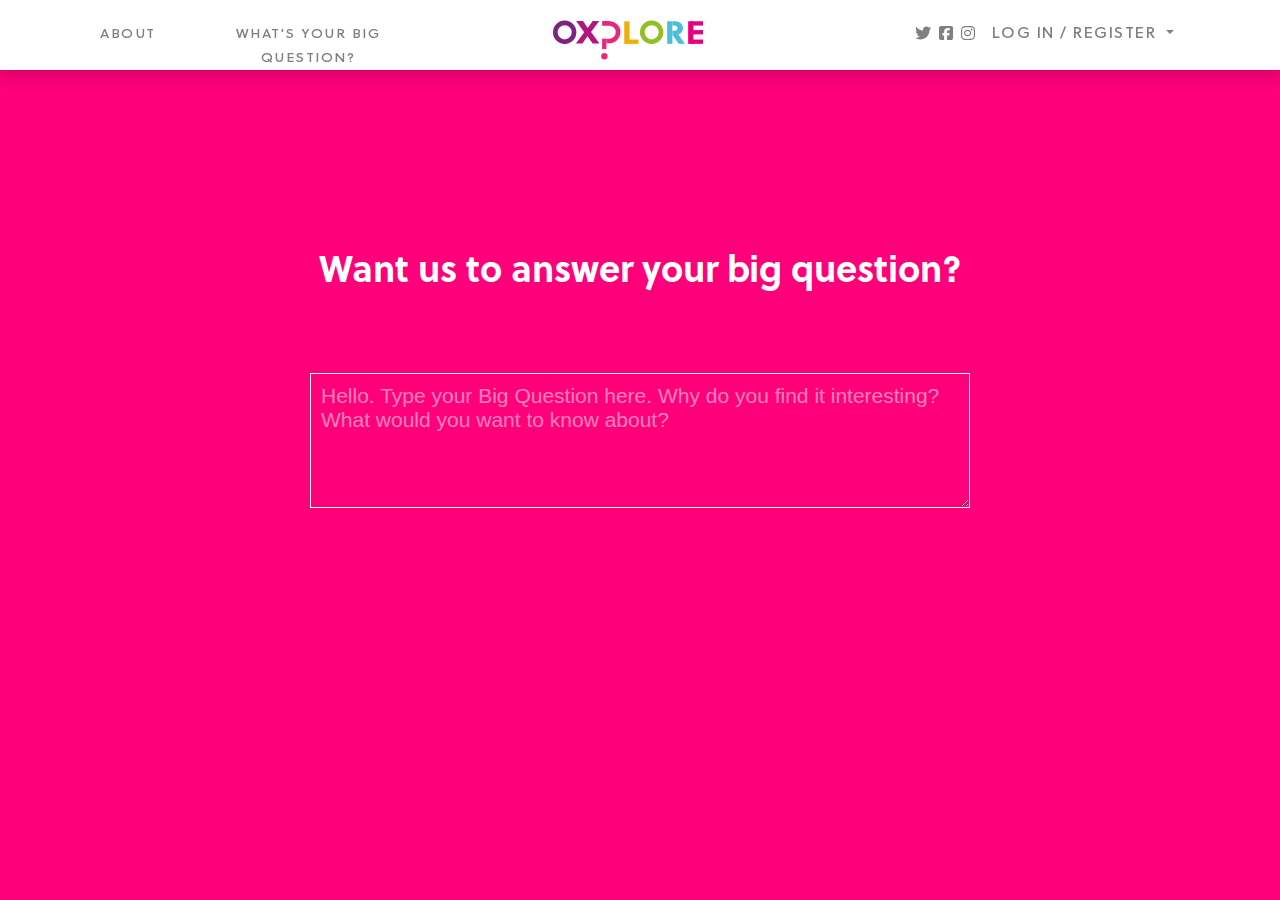
<file: pages/bigquestion.html>
<!DOCTYPE html>
<html lang="en">
  <head>
    <meta charset="UTF-8" />
    <meta name="viewport" content="width=device-width, initial-scale=1.0" />
    <link
      href="https://cdn.jsdelivr.net/npm/bootstrap@5.3.6/dist/css/bootstrap.min.css"
      rel="stylesheet"
    />
    <link
      rel="stylesheet"
      href="https://cdnjs.cloudflare.com/ajax/libs/font-awesome/6.5.0/css/all.min.css"
    />

    <link rel="stylesheet" href="../fonts/stylesheet.css" />
    <link rel="stylesheet" href="../style.css" />
    <link rel="stylesheet" href="../css/custom.css" />
    <link rel="stylesheet" href="../css/bigquestion.css" />
    <title>Big Question</title>
  </head>
  <body>
    <div class="nav-wrapper">
      <nav
        id="topnav"
        class="navigation navbar fixed-top shadow navbar-expand-lg bg-neutral-100 navigation__top py-4 py-lg-0"
      >
        <div class="container">
          <div class="row w-100">
            <div class="col d-flex">
              <div
                class="collapse navbar-collapse w-auto"
                id="navbarTogglerDemo02"
              >
                <ul class="navbar-nav main-menu mr-auto mb-2 mb-lg-0">
                  <li class="nav-item">
                    <a class="nav-link text-uppercase" href="/about">About</a>
                  </li>
                  <li class="nav-item">
                    <a
                      class="nav-link text-uppercase"
                      href="/create-big-question"
                      >What's your big question?</a
                    >
                  </li>
                </ul>
              </div>
              <div class="offcanvas-main">
                <button type="button" class="open-btn">Menu</button>
                <div class="offcanvas" id="offcanvasMenu">
                  <span class="close-btn">×</span>
                  <ul class="offcanvas-nav text-uppercase">
                    <li><a href="/login">Log in</a></li>
                    <li><a href="/register">Register</a></li>
                    <li><a href="/events">about</a></li>
                    <li><a href="/events">what's your big question?</a></li>
                    <li><a href="/events">what's new</a></li>
                    <li><a href="/events">Events</a></li>
                    <li><a href="/about">Contact Us</a></li>
                  </ul>
                  <div class="oxford-logo"></div>
                </div>

                <div class="overlay" id="overlay"></div>
              </div>
            </div>
            <div class="col text-center">
              <a class="brand-logo-ox p-0" href="/">
                <svg
                  class="logo"
                  version="1.1"
                  xmlns="http://www.w3.org/2000/svg"
                  width="516.5px"
                  height="134.3px"
                  viewBox="0 0 516.5 134.3"
                >
                  <!-- SVG paths from original code -->
                  <style>
                    .r {
                      fill: #4abfdb;
                    }
                    .x {
                      fill: #b11780;
                    }
                    .e1 {
                      fill: none;
                      stroke: #e6007e;
                      stroke-width: 14.9;
                      stroke-miterlimit: 10;
                    }
                    .e2 {
                      fill: none;
                      stroke: #e6007e;
                      stroke-width: 18;
                      stroke-miterlimit: 10;
                    }
                    .l1 {
                      fill: none;
                      stroke: #eeaf09;
                      stroke-width: 18;
                      stroke-miterlimit: 10;
                    }
                    .l2 {
                      fill: none;
                      stroke: #eeaf09;
                      stroke-width: 14.9;
                      stroke-miterlimit: 10;
                    }
                    .other_o {
                      fill: none;
                      stroke: #92c022;
                      stroke-width: 16;
                      stroke-miterlimit: 10;
                      animation: o_animation 0.5s linear;
                      animation-delay: 0.3s;
                    }
                    .o {
                      fill: none;
                      stroke: #7f217f;
                      stroke-width: 16;
                      stroke-miterlimit: 10;
                      animation: o_animation 0.5s linear;
                      animation-delay: 0.5s;
                    }
                    .st8 {
                      fill: none;
                      stroke: #e7297a;
                      stroke-width: 11.1659;
                      stroke-miterlimit: 10;
                    }
                    .st9 {
                      fill: none;
                      stroke: #e7297a;
                      stroke-width: 14.99;
                      stroke-miterlimit: 10;
                    }
                    .st10 {
                      fill: none;
                      stroke: #e7297a;
                      stroke-width: 16.063;
                      stroke-miterlimit: 10;
                    }
                    .r_base {
                      fill: none;
                      stroke: #4abfdb;
                      stroke-width: 18;
                      stroke-miterlimit: 10;
                    }
                  </style>
                  <g>
                    <path
                      class="r"
                      d="M411.1,35.2h4.8c7.2,0,12.6-2.6,12.6-8.6c0-5.4-4.2-9.1-10.4-9.1h-6.9l0-14.9h7.3c12.8,0,29.1,6.6,29.1,23.7 c0,11.7-7.7,18.3-16.1,21.7c6.9,9.6,18.2,25.3,23.4,32.4h-22.4l-20.6-30.3h-0.8V35.2z"
                    />
                    <g class="x">
                      <path
                        class="x_l"
                        d="M118.9,54.4l-17.7,25H78.8l28.7-39l12.2-14.9l16.9-23.9H159l-27.9,37.9"
                      />
                      <path
                        class="x_r"
                        d="M107.4,40.4L79.6,1.6h23.7l16.4,23.9l11.4,14l28.8,39.9h-23.7l-17.3-25L107.4,40.4z"
                      />
                    </g>
                    <line
                      class="e1"
                      x1="516.5"
                      y1="10.1"
                      x2="474.4"
                      y2="10.1"
                    />
                    <line class="e1" x1="516.5" y1="73" x2="474.4" y2="73" />
                    <line
                      class="e1"
                      x1="516.5"
                      y1="40.4"
                      x2="474.4"
                      y2="40.4"
                    />
                    <line class="e2" x1="474.4" y1="80.4" x2="474.4" y2="2.6" />
                    <g class="l">
                      <line
                        class="l1"
                        x1="254.4"
                        y1="2.7"
                        x2="254.4"
                        y2="80.5"
                      />
                      <line class="l2" x1="254.4" y1="73" x2="294.5" y2="73" />
                    </g>
                    <path
                      class="other_o"
                      d="M371.9,40.5c0,17.9-14.4,32.5-32.2,32.5c-17.8,0-32.2-14.5-32.2-32.5S321.9,8,339.7,8c0.2,0,0.4,0,0.6,0 C357.8,8.3,371.9,22.8,371.9,40.5z"
                    />
                    <path
                      class="o"
                      d="M72.4,40.5C72.4,58.4,58,73,40.2,73S8,58.4,8,40.5S22.4,8,40.2,8c0.2,0,0.4,0,0.6,0 C58.3,8.3,72.4,22.8,72.4,40.5z"
                    />
                    <g class="p">
                      <circle class="st8" cx="176.9" cy="123.2" r="5.6" />
                      <line
                        class="st9"
                        x1="176.6"
                        y1="98.4"
                        x2="176.6"
                        y2="62.5"
                      />
                      <path
                        class="st10"
                        d="M169.2,9.7h23.7c16.6,0,30.7,13,31.1,29.6c0.4,17.2-13.3,31.2-30.4,31.2h-9.4"
                      />
                    </g>
                    <line
                      class="r_base"
                      x1="402.1"
                      y1="80.4"
                      x2="402.1"
                      y2="2.6"
                    />
                  </g>
                </svg>
              </a>
            </div>
            <div class="col d-flex justify-content-end">
              <div
                class="d-flex justify-content-end align-items-center right-navs"
              >
                <ul class="social-icons m-0 p-0 mb-lg-0">
                  <li class="dropdown">
                    <a
                      id="twitterDropdown"
                      role="button"
                      data-bs-toggle="dropdown"
                      aria-expanded="false"
                      href="#"
                    >
                      <i class="fab fa-twitter"></i>
                    </a>
                    <ul
                      class="dropdown-menu social-dropdown"
                      aria-labelledby="twitterDropdown"
                    >
                      <li>
                        <a
                          class="dropdown-item"
                          href="http://twitter.com/letsoxplore"
                          target="_blank"
                          >Follow</a
                        >
                      </li>
                      <li>
                        <a
                          class="dropdown-item"
                          href="https://twitter.com/intent/tweet?text=Check+out+Oxplore%2C+the+home+of+big+questions&amp;url=https%3A%2F%2Foxplore.org%2Fquestion-detail%2Fis-fantasy-better-than-real-life&amp;via=letsoxplore&amp;hashtags=oxplore,discover"
                          >Share</a
                        >
                      </li>
                    </ul>
                  </li>
                  <li class="dropdown">
                    <a
                      id="facebookDropdown"
                      role="button"
                      data-bs-toggle="dropdown"
                      aria-expanded="false"
                      href="#"
                    >
                      <i class="fab fa-facebook-square"></i>
                    </a>
                    <ul
                      class="dropdown-menu social-dropdown"
                      aria-labelledby="facebookDropdown"
                    >
                      <li>
                        <a
                          class="dropdown-item"
                          href="http://facebook.com/letsoxplore"
                          target="_blank"
                          >Follow</a
                        >
                      </li>
                      <li>
                        <a
                          class="dropdown-item"
                          href="http://facebook.com/sharer/sharer.php?u=https%3A%2F%2Foxplore.org%2Fquestion-detail%2Fis-fantasy-better-than-real-life"
                          target="_blank"
                          >Share</a
                        >
                      </li>
                    </ul>
                  </li>
                  <li class="dropdown">
                    <a
                      id="instagramDropdown"
                      role="button"
                      data-bs-toggle="dropdown"
                      aria-expanded="false"
                      href="#"
                    >
                      <i class="fab fa-instagram"></i>
                    </a>
                    <ul
                      class="dropdown-menu social-dropdown"
                      aria-labelledby="instagramDropdown"
                    >
                      <li>
                        <a
                          class="dropdown-item"
                          href="http://instagram.com/letsoxplore"
                          target="_blank"
                          >Follow</a
                        >
                      </li>
                    </ul>
                  </li>
                </ul>
                <ul class="navbar-nav dropmenu navbar-right mb-2 mb-lg-0">
                  <li class="dropdown text-uppercase m-0">
                    <a
                      class="nav-link dropdown-toggle p-0"
                      href="#"
                      id="navbarDropdown"
                      role="button"
                      data-bs-toggle="dropdown"
                      aria-expanded="false"
                    >
                      Log in / register
                    </a>
                    <ul
                      class="dropdown-menu text-uppercase"
                      aria-labelledby="navbarDropdown"
                    >
                      <li><a class="dropdown-item" href="/login">Log in</a></li>
                      <li>
                        <a class="dropdown-item" href="/register">Register</a>
                      </li>
                      <li>
                        <a class="dropdown-item" href="/events">what's new</a>
                      </li>
                      <li>
                        <a class="dropdown-item" href="/events">Events</a>
                      </li>

                      <li>
                        <a class="dropdown-item" href="/about">Contact Us</a>
                      </li>
                      <li>
                        <a class="dropdown-item" href="/about">Teachers</a>
                      </li>
                    </ul>
                  </li>
                </ul>
              </div>
              <button
                class="navbar-toggler"
                type="button"
                data-bs-toggle="collapse"
                data-bs-target="#navbarTogglerDemo02"
                aria-controls="navbarTogglerDemo02"
                aria-expanded="false"
                aria-label="Toggle navigation"
              >
                <span class="navbar-toggler-icon"
                  ><i class="fas fa-bars"></i
                ></span>
              </button>
            </div>
          </div>
        </div>
      </nav>
    </div>

    <main>
      <section
        id="bigQuestion"
        class="big-question-page bg-theme-pink text-white text-center"
      >
        <div class="container">
          <div class="input-container">
            <div class="rapper">
              <h1>Want us to answer your big question?</h1>
              <textarea
                id="question"
                placeholder="Hello. Type your Big Question here. Why do you find it interesting? What would you want to know about?"
              ></textarea>
              <a href="#" class="btn cloak" id="submitBtn">Submit</a>
            </div>
          </div>
        </div>
      </section>
    </main>
    <!-- Bootstrap JS bundle -->
    <script src="https://cdn.jsdelivr.net/npm/bootstrap@5.3.6/dist/js/bootstrap.bundle.min.js"></script>

    <script>
      const textarea = document.getElementById("question");
      const submitBtn = document.getElementById("submitBtn");

      textarea.addEventListener("input", function () {
        if (textarea.value.trim().length > 0) {
          submitBtn.classList.remove("cloak");
        } else {
          submitBtn.classList.add("cloak");
        }
      });
    </script>
  </body>
</html>
</file>
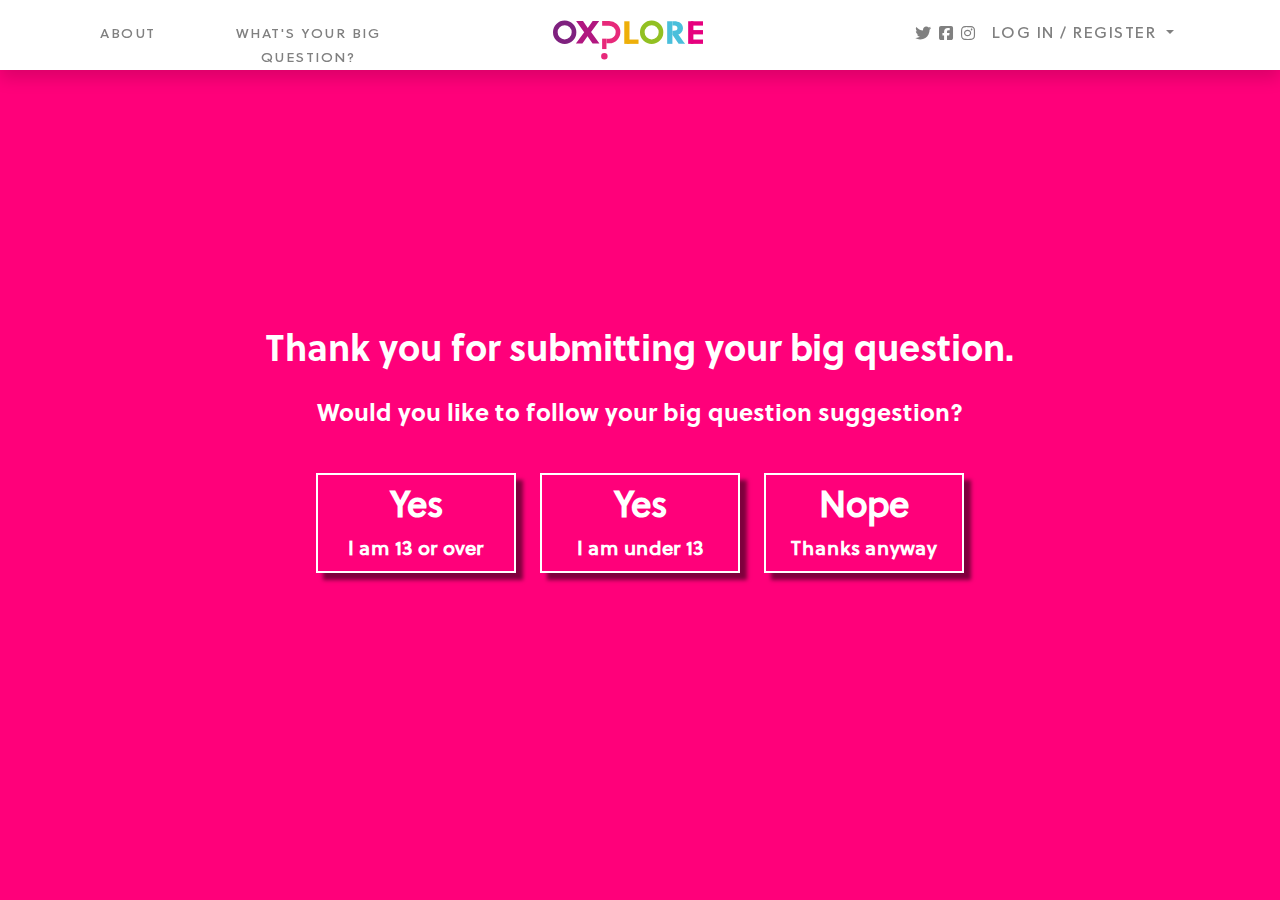
<file: pages/createquestion.html>
<!DOCTYPE html>
<html lang="en">
  <head>
    <meta charset="UTF-8" />
    <meta name="viewport" content="width=device-width, initial-scale=1.0" />
    <link
      href="https://cdn.jsdelivr.net/npm/bootstrap@5.3.6/dist/css/bootstrap.min.css"
      rel="stylesheet"
    />
    <link
      rel="stylesheet"
      href="https://cdnjs.cloudflare.com/ajax/libs/font-awesome/6.5.0/css/all.min.css"
    />

    <link rel="stylesheet" href="../fonts/stylesheet.css" />
    <link rel="stylesheet" href="../style.css" />
    <link rel="stylesheet" href="../css/custom.css" />
    <link rel="stylesheet" href="../css/createquestion.css" />
    <title>Create Question</title>
  </head>
  <body>
    <div class="nav-wrapper">
      <nav
        id="topnav"
        class="navigation navbar fixed-top shadow navbar-expand-lg bg-neutral-100 navigation__top py-4 py-lg-0"
      >
        <div class="container">
          <div class="row w-100">
            <div class="col d-flex">
              <div
                class="collapse navbar-collapse w-auto"
                id="navbarTogglerDemo02"
              >
                <ul class="navbar-nav main-menu mr-auto mb-2 mb-lg-0">
                  <li class="nav-item">
                    <a class="nav-link text-uppercase" href="/about">About</a>
                  </li>
                  <li class="nav-item">
                    <a
                      class="nav-link text-uppercase"
                      href="/create-big-question"
                      >What's your big question?</a
                    >
                  </li>
                </ul>
              </div>
              <div class="offcanvas-main">
                <button type="button" class="open-btn">Menu</button>
                <div class="offcanvas" id="offcanvasMenu">
                  <span class="close-btn">×</span>
                  <ul class="offcanvas-nav text-uppercase">
                    <li><a href="/login">Log in</a></li>
                    <li><a href="/register">Register</a></li>
                    <li><a href="/events">about</a></li>
                    <li><a href="/events">what's your big question?</a></li>
                    <li><a href="/events">what's new</a></li>
                    <li><a href="/events">Events</a></li>
                    <li><a href="/about">Contact Us</a></li>
                  </ul>
                  <div class="oxford-logo"></div>
                </div>

                <div class="overlay" id="overlay"></div>
              </div>
            </div>
            <div class="col text-center">
              <a class="brand-logo-ox p-0" href="/">
                <svg
                  class="logo"
                  version="1.1"
                  xmlns="http://www.w3.org/2000/svg"
                  width="516.5px"
                  height="134.3px"
                  viewBox="0 0 516.5 134.3"
                >
                  <!-- SVG paths from original code -->
                  <style>
                    .r {
                      fill: #4abfdb;
                    }
                    .x {
                      fill: #b11780;
                    }
                    .e1 {
                      fill: none;
                      stroke: #e6007e;
                      stroke-width: 14.9;
                      stroke-miterlimit: 10;
                    }
                    .e2 {
                      fill: none;
                      stroke: #e6007e;
                      stroke-width: 18;
                      stroke-miterlimit: 10;
                    }
                    .l1 {
                      fill: none;
                      stroke: #eeaf09;
                      stroke-width: 18;
                      stroke-miterlimit: 10;
                    }
                    .l2 {
                      fill: none;
                      stroke: #eeaf09;
                      stroke-width: 14.9;
                      stroke-miterlimit: 10;
                    }
                    .other_o {
                      fill: none;
                      stroke: #92c022;
                      stroke-width: 16;
                      stroke-miterlimit: 10;
                      animation: o_animation 0.5s linear;
                      animation-delay: 0.3s;
                    }
                    .o {
                      fill: none;
                      stroke: #7f217f;
                      stroke-width: 16;
                      stroke-miterlimit: 10;
                      animation: o_animation 0.5s linear;
                      animation-delay: 0.5s;
                    }
                    .st8 {
                      fill: none;
                      stroke: #e7297a;
                      stroke-width: 11.1659;
                      stroke-miterlimit: 10;
                    }
                    .st9 {
                      fill: none;
                      stroke: #e7297a;
                      stroke-width: 14.99;
                      stroke-miterlimit: 10;
                    }
                    .st10 {
                      fill: none;
                      stroke: #e7297a;
                      stroke-width: 16.063;
                      stroke-miterlimit: 10;
                    }
                    .r_base {
                      fill: none;
                      stroke: #4abfdb;
                      stroke-width: 18;
                      stroke-miterlimit: 10;
                    }
                  </style>
                  <g>
                    <path
                      class="r"
                      d="M411.1,35.2h4.8c7.2,0,12.6-2.6,12.6-8.6c0-5.4-4.2-9.1-10.4-9.1h-6.9l0-14.9h7.3c12.8,0,29.1,6.6,29.1,23.7 c0,11.7-7.7,18.3-16.1,21.7c6.9,9.6,18.2,25.3,23.4,32.4h-22.4l-20.6-30.3h-0.8V35.2z"
                    />
                    <g class="x">
                      <path
                        class="x_l"
                        d="M118.9,54.4l-17.7,25H78.8l28.7-39l12.2-14.9l16.9-23.9H159l-27.9,37.9"
                      />
                      <path
                        class="x_r"
                        d="M107.4,40.4L79.6,1.6h23.7l16.4,23.9l11.4,14l28.8,39.9h-23.7l-17.3-25L107.4,40.4z"
                      />
                    </g>
                    <line
                      class="e1"
                      x1="516.5"
                      y1="10.1"
                      x2="474.4"
                      y2="10.1"
                    />
                    <line class="e1" x1="516.5" y1="73" x2="474.4" y2="73" />
                    <line
                      class="e1"
                      x1="516.5"
                      y1="40.4"
                      x2="474.4"
                      y2="40.4"
                    />
                    <line class="e2" x1="474.4" y1="80.4" x2="474.4" y2="2.6" />
                    <g class="l">
                      <line
                        class="l1"
                        x1="254.4"
                        y1="2.7"
                        x2="254.4"
                        y2="80.5"
                      />
                      <line class="l2" x1="254.4" y1="73" x2="294.5" y2="73" />
                    </g>
                    <path
                      class="other_o"
                      d="M371.9,40.5c0,17.9-14.4,32.5-32.2,32.5c-17.8,0-32.2-14.5-32.2-32.5S321.9,8,339.7,8c0.2,0,0.4,0,0.6,0 C357.8,8.3,371.9,22.8,371.9,40.5z"
                    />
                    <path
                      class="o"
                      d="M72.4,40.5C72.4,58.4,58,73,40.2,73S8,58.4,8,40.5S22.4,8,40.2,8c0.2,0,0.4,0,0.6,0 C58.3,8.3,72.4,22.8,72.4,40.5z"
                    />
                    <g class="p">
                      <circle class="st8" cx="176.9" cy="123.2" r="5.6" />
                      <line
                        class="st9"
                        x1="176.6"
                        y1="98.4"
                        x2="176.6"
                        y2="62.5"
                      />
                      <path
                        class="st10"
                        d="M169.2,9.7h23.7c16.6,0,30.7,13,31.1,29.6c0.4,17.2-13.3,31.2-30.4,31.2h-9.4"
                      />
                    </g>
                    <line
                      class="r_base"
                      x1="402.1"
                      y1="80.4"
                      x2="402.1"
                      y2="2.6"
                    />
                  </g>
                </svg>
              </a>
            </div>
            <div class="col d-flex justify-content-end">
              <div
                class="d-flex justify-content-end align-items-center right-navs"
              >
                <ul class="social-icons m-0 p-0 mb-lg-0">
                  <li class="dropdown">
                    <a
                      id="twitterDropdown"
                      role="button"
                      data-bs-toggle="dropdown"
                      aria-expanded="false"
                      href="#"
                    >
                      <i class="fab fa-twitter"></i>
                    </a>
                    <ul
                      class="dropdown-menu social-dropdown"
                      aria-labelledby="twitterDropdown"
                    >
                      <li>
                        <a
                          class="dropdown-item"
                          href="http://twitter.com/letsoxplore"
                          target="_blank"
                          >Follow</a
                        >
                      </li>
                      <li>
                        <a
                          class="dropdown-item"
                          href="https://twitter.com/intent/tweet?text=Check+out+Oxplore%2C+the+home+of+big+questions&amp;url=https%3A%2F%2Foxplore.org%2Fquestion-detail%2Fis-fantasy-better-than-real-life&amp;via=letsoxplore&amp;hashtags=oxplore,discover"
                          >Share</a
                        >
                      </li>
                    </ul>
                  </li>
                  <li class="dropdown">
                    <a
                      id="facebookDropdown"
                      role="button"
                      data-bs-toggle="dropdown"
                      aria-expanded="false"
                      href="#"
                    >
                      <i class="fab fa-facebook-square"></i>
                    </a>
                    <ul
                      class="dropdown-menu social-dropdown"
                      aria-labelledby="facebookDropdown"
                    >
                      <li>
                        <a
                          class="dropdown-item"
                          href="http://facebook.com/letsoxplore"
                          target="_blank"
                          >Follow</a
                        >
                      </li>
                      <li>
                        <a
                          class="dropdown-item"
                          href="http://facebook.com/sharer/sharer.php?u=https%3A%2F%2Foxplore.org%2Fquestion-detail%2Fis-fantasy-better-than-real-life"
                          target="_blank"
                          >Share</a
                        >
                      </li>
                    </ul>
                  </li>
                  <li class="dropdown">
                    <a
                      id="instagramDropdown"
                      role="button"
                      data-bs-toggle="dropdown"
                      aria-expanded="false"
                      href="#"
                    >
                      <i class="fab fa-instagram"></i>
                    </a>
                    <ul
                      class="dropdown-menu social-dropdown"
                      aria-labelledby="instagramDropdown"
                    >
                      <li>
                        <a
                          class="dropdown-item"
                          href="http://instagram.com/letsoxplore"
                          target="_blank"
                          >Follow</a
                        >
                      </li>
                    </ul>
                  </li>
                </ul>
                <ul class="navbar-nav dropmenu navbar-right mb-2 mb-lg-0">
                  <li class="dropdown text-uppercase m-0">
                    <a
                      class="nav-link dropdown-toggle p-0"
                      href="#"
                      id="navbarDropdown"
                      role="button"
                      data-bs-toggle="dropdown"
                      aria-expanded="false"
                    >
                      Log in / register
                    </a>
                    <ul
                      class="dropdown-menu text-uppercase"
                      aria-labelledby="navbarDropdown"
                    >
                      <li><a class="dropdown-item" href="/login">Log in</a></li>
                      <li>
                        <a class="dropdown-item" href="/register">Register</a>
                      </li>
                      <li>
                        <a class="dropdown-item" href="/events">what's new</a>
                      </li>
                      <li>
                        <a class="dropdown-item" href="/events">Events</a>
                      </li>

                      <li>
                        <a class="dropdown-item" href="/about">Contact Us</a>
                      </li>
                      <li>
                        <a class="dropdown-item" href="/about">Teachers</a>
                      </li>
                    </ul>
                  </li>
                </ul>
              </div>
              <button
                class="navbar-toggler"
                type="button"
                data-bs-toggle="collapse"
                data-bs-target="#navbarTogglerDemo02"
                aria-controls="navbarTogglerDemo02"
                aria-expanded="false"
                aria-label="Toggle navigation"
              >
                <span class="navbar-toggler-icon"
                  ><i class="fas fa-bars"></i
                ></span>
              </button>
            </div>
          </div>
        </div>
      </nav>
    </div>

    <main>
      <section
        id="createQuestion"
        class="create-question-page bg-theme-pink text-white text-center"
      >
        <div class="container">
          <div class="input-container">
            <div class="rapper">
              <h1>Thank you for submitting your big question.</h1>
              <h2>Would you like to follow your big question suggestion?</h2>
              <form>
                <a class="btn yes-over">
                  <p class="big">Yes</p>
                  <p>I am 13 or over</p>
                </a>
                <a href="#" class="btn yes-under">
                  <p class="big">Yes</p>
                  <p>I am under 13</p>
                </a>
                <a href="#" class="btn no-go submit">
                  <p class="big">Nope</p>
                  <p>Thanks anyway</p>
                </a>
              </form>
            </div>
          </div>
        </div>
      </section>
    </main>
    <!-- Bootstrap JS bundle -->
    <script src="https://cdn.jsdelivr.net/npm/bootstrap@5.3.6/dist/js/bootstrap.bundle.min.js"></script>
  </body>
</html>
</file>
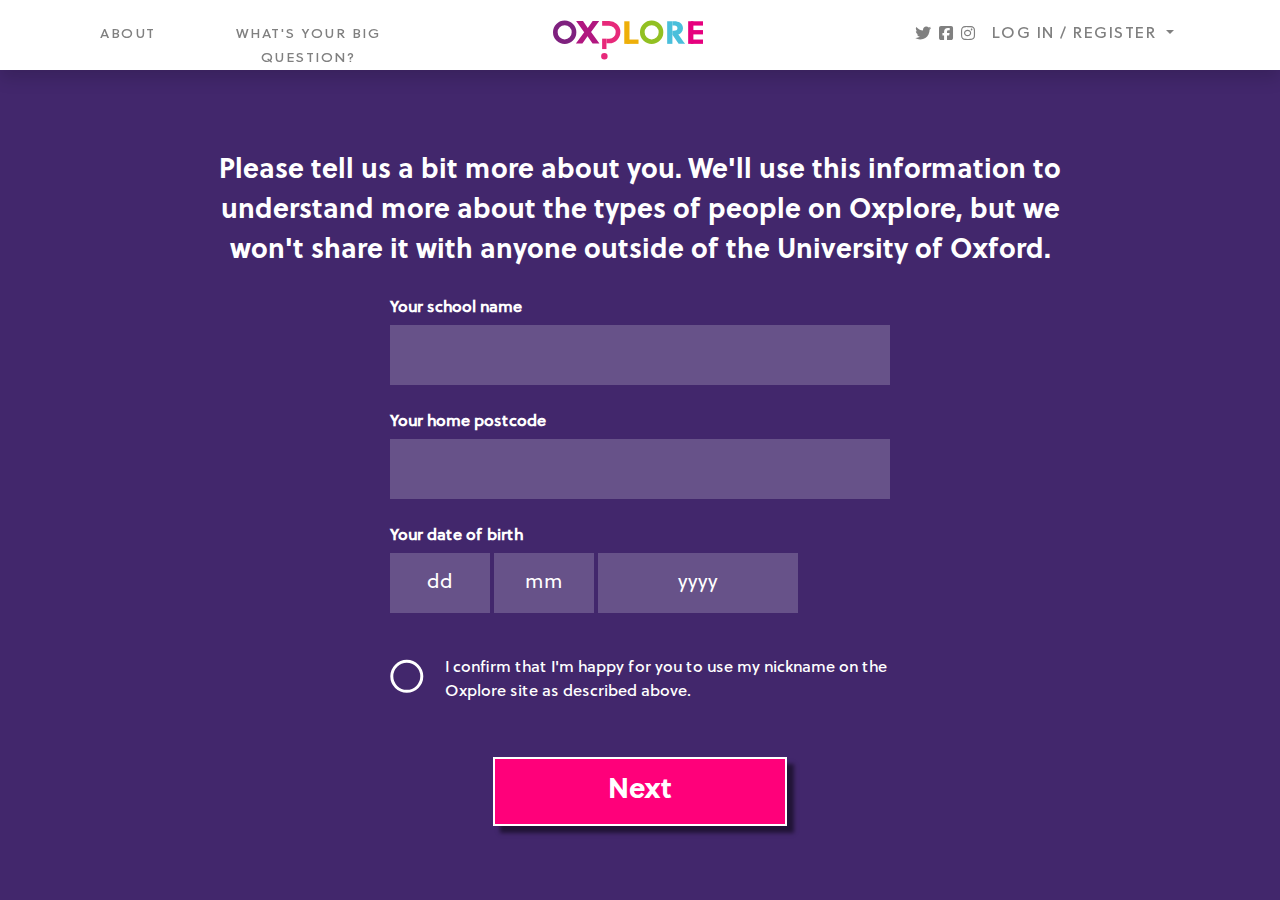
<file: pages/dobregister.html>
<!DOCTYPE html>
<html lang="en">
  <head>
    <meta charset="UTF-8" />
    <meta name="viewport" content="width=device-width, initial-scale=1.0" />
    <link
      href="https://cdn.jsdelivr.net/npm/bootstrap@5.3.6/dist/css/bootstrap.min.css"
      rel="stylesheet"
    />
    <link
      rel="stylesheet"
      href="https://cdnjs.cloudflare.com/ajax/libs/font-awesome/6.5.0/css/all.min.css"
    />

    <link rel="stylesheet" href="../fonts/stylesheet.css" />
    <link rel="stylesheet" href="../style.css" />
    <link rel="stylesheet" href="../css/custom.css" />
    <link rel="stylesheet" href="../css/dobregister.css" />
    <title>Date of Birth</title>
  </head>
  <body>
    <div class="nav-wrapper">
      <nav
        id="topnav"
        class="navigation navbar fixed-top shadow navbar-expand-lg bg-neutral-100 navigation__top py-4 py-lg-0"
      >
        <div class="container">
          <div class="row w-100">
            <div class="col d-flex">
              <div
                class="collapse navbar-collapse w-auto"
                id="navbarTogglerDemo02"
              >
                <ul class="navbar-nav main-menu mr-auto mb-2 mb-lg-0">
                  <li class="nav-item">
                    <a class="nav-link text-uppercase" href="/about">About</a>
                  </li>
                  <li class="nav-item">
                    <a
                      class="nav-link text-uppercase"
                      href="/create-big-question"
                      >What's your big question?</a
                    >
                  </li>
                </ul>
              </div>
              <div class="offcanvas-main">
                <button type="button" class="open-btn">Menu</button>
                <div class="offcanvas" id="offcanvasMenu">
                  <span class="close-btn">×</span>
                  <ul class="offcanvas-nav text-uppercase">
                    <li><a href="/login">Log in</a></li>
                    <li><a href="/register">Register</a></li>
                    <li><a href="/events">about</a></li>
                    <li><a href="/events">what's your big question?</a></li>
                    <li><a href="/events">what's new</a></li>
                    <li><a href="/events">Events</a></li>
                    <li><a href="/about">Contact Us</a></li>
                  </ul>
                  <div class="oxford-logo"></div>
                </div>

                <div class="overlay" id="overlay"></div>
              </div>
            </div>
            <div class="col text-center">
              <a class="brand-logo-ox p-0" href="/">
                <svg
                  class="logo"
                  version="1.1"
                  xmlns="http://www.w3.org/2000/svg"
                  width="516.5px"
                  height="134.3px"
                  viewBox="0 0 516.5 134.3"
                >
                  <!-- SVG paths from original code -->
                  <style>
                    .r {
                      fill: #4abfdb;
                    }
                    .x {
                      fill: #b11780;
                    }
                    .e1 {
                      fill: none;
                      stroke: #e6007e;
                      stroke-width: 14.9;
                      stroke-miterlimit: 10;
                    }
                    .e2 {
                      fill: none;
                      stroke: #e6007e;
                      stroke-width: 18;
                      stroke-miterlimit: 10;
                    }
                    .l1 {
                      fill: none;
                      stroke: #eeaf09;
                      stroke-width: 18;
                      stroke-miterlimit: 10;
                    }
                    .l2 {
                      fill: none;
                      stroke: #eeaf09;
                      stroke-width: 14.9;
                      stroke-miterlimit: 10;
                    }
                    .other_o {
                      fill: none;
                      stroke: #92c022;
                      stroke-width: 16;
                      stroke-miterlimit: 10;
                      animation: o_animation 0.5s linear;
                      animation-delay: 0.3s;
                    }
                    .o {
                      fill: none;
                      stroke: #7f217f;
                      stroke-width: 16;
                      stroke-miterlimit: 10;
                      animation: o_animation 0.5s linear;
                      animation-delay: 0.5s;
                    }
                    .st8 {
                      fill: none;
                      stroke: #e7297a;
                      stroke-width: 11.1659;
                      stroke-miterlimit: 10;
                    }
                    .st9 {
                      fill: none;
                      stroke: #e7297a;
                      stroke-width: 14.99;
                      stroke-miterlimit: 10;
                    }
                    .st10 {
                      fill: none;
                      stroke: #e7297a;
                      stroke-width: 16.063;
                      stroke-miterlimit: 10;
                    }
                    .r_base {
                      fill: none;
                      stroke: #4abfdb;
                      stroke-width: 18;
                      stroke-miterlimit: 10;
                    }
                  </style>
                  <g>
                    <path
                      class="r"
                      d="M411.1,35.2h4.8c7.2,0,12.6-2.6,12.6-8.6c0-5.4-4.2-9.1-10.4-9.1h-6.9l0-14.9h7.3c12.8,0,29.1,6.6,29.1,23.7 c0,11.7-7.7,18.3-16.1,21.7c6.9,9.6,18.2,25.3,23.4,32.4h-22.4l-20.6-30.3h-0.8V35.2z"
                    />
                    <g class="x">
                      <path
                        class="x_l"
                        d="M118.9,54.4l-17.7,25H78.8l28.7-39l12.2-14.9l16.9-23.9H159l-27.9,37.9"
                      />
                      <path
                        class="x_r"
                        d="M107.4,40.4L79.6,1.6h23.7l16.4,23.9l11.4,14l28.8,39.9h-23.7l-17.3-25L107.4,40.4z"
                      />
                    </g>
                    <line
                      class="e1"
                      x1="516.5"
                      y1="10.1"
                      x2="474.4"
                      y2="10.1"
                    />
                    <line class="e1" x1="516.5" y1="73" x2="474.4" y2="73" />
                    <line
                      class="e1"
                      x1="516.5"
                      y1="40.4"
                      x2="474.4"
                      y2="40.4"
                    />
                    <line class="e2" x1="474.4" y1="80.4" x2="474.4" y2="2.6" />
                    <g class="l">
                      <line
                        class="l1"
                        x1="254.4"
                        y1="2.7"
                        x2="254.4"
                        y2="80.5"
                      />
                      <line class="l2" x1="254.4" y1="73" x2="294.5" y2="73" />
                    </g>
                    <path
                      class="other_o"
                      d="M371.9,40.5c0,17.9-14.4,32.5-32.2,32.5c-17.8,0-32.2-14.5-32.2-32.5S321.9,8,339.7,8c0.2,0,0.4,0,0.6,0 C357.8,8.3,371.9,22.8,371.9,40.5z"
                    />
                    <path
                      class="o"
                      d="M72.4,40.5C72.4,58.4,58,73,40.2,73S8,58.4,8,40.5S22.4,8,40.2,8c0.2,0,0.4,0,0.6,0 C58.3,8.3,72.4,22.8,72.4,40.5z"
                    />
                    <g class="p">
                      <circle class="st8" cx="176.9" cy="123.2" r="5.6" />
                      <line
                        class="st9"
                        x1="176.6"
                        y1="98.4"
                        x2="176.6"
                        y2="62.5"
                      />
                      <path
                        class="st10"
                        d="M169.2,9.7h23.7c16.6,0,30.7,13,31.1,29.6c0.4,17.2-13.3,31.2-30.4,31.2h-9.4"
                      />
                    </g>
                    <line
                      class="r_base"
                      x1="402.1"
                      y1="80.4"
                      x2="402.1"
                      y2="2.6"
                    />
                  </g>
                </svg>
              </a>
            </div>
            <div class="col d-flex justify-content-end">
              <div
                class="d-flex justify-content-end align-items-center right-navs"
              >
                <ul class="social-icons m-0 p-0 mb-lg-0">
                  <li class="dropdown">
                    <a
                      id="twitterDropdown"
                      role="button"
                      data-bs-toggle="dropdown"
                      aria-expanded="false"
                      href="#"
                    >
                      <i class="fab fa-twitter"></i>
                    </a>
                    <ul
                      class="dropdown-menu social-dropdown"
                      aria-labelledby="twitterDropdown"
                    >
                      <li>
                        <a
                          class="dropdown-item"
                          href="http://twitter.com/letsoxplore"
                          target="_blank"
                          >Follow</a
                        >
                      </li>
                      <li>
                        <a
                          class="dropdown-item"
                          href="https://twitter.com/intent/tweet?text=Check+out+Oxplore%2C+the+home+of+big+questions&amp;url=https%3A%2F%2Foxplore.org%2Fquestion-detail%2Fis-fantasy-better-than-real-life&amp;via=letsoxplore&amp;hashtags=oxplore,discover"
                          >Share</a
                        >
                      </li>
                    </ul>
                  </li>
                  <li class="dropdown">
                    <a
                      id="facebookDropdown"
                      role="button"
                      data-bs-toggle="dropdown"
                      aria-expanded="false"
                      href="#"
                    >
                      <i class="fab fa-facebook-square"></i>
                    </a>
                    <ul
                      class="dropdown-menu social-dropdown"
                      aria-labelledby="facebookDropdown"
                    >
                      <li>
                        <a
                          class="dropdown-item"
                          href="http://facebook.com/letsoxplore"
                          target="_blank"
                          >Follow</a
                        >
                      </li>
                      <li>
                        <a
                          class="dropdown-item"
                          href="http://facebook.com/sharer/sharer.php?u=https%3A%2F%2Foxplore.org%2Fquestion-detail%2Fis-fantasy-better-than-real-life"
                          target="_blank"
                          >Share</a
                        >
                      </li>
                    </ul>
                  </li>
                  <li class="dropdown">
                    <a
                      id="instagramDropdown"
                      role="button"
                      data-bs-toggle="dropdown"
                      aria-expanded="false"
                      href="#"
                    >
                      <i class="fab fa-instagram"></i>
                    </a>
                    <ul
                      class="dropdown-menu social-dropdown"
                      aria-labelledby="instagramDropdown"
                    >
                      <li>
                        <a
                          class="dropdown-item"
                          href="http://instagram.com/letsoxplore"
                          target="_blank"
                          >Follow</a
                        >
                      </li>
                    </ul>
                  </li>
                </ul>
                <ul class="navbar-nav dropmenu navbar-right mb-2 mb-lg-0">
                  <li class="dropdown text-uppercase m-0">
                    <a
                      class="nav-link dropdown-toggle p-0"
                      href="#"
                      id="navbarDropdown"
                      role="button"
                      data-bs-toggle="dropdown"
                      aria-expanded="false"
                    >
                      Log in / register
                    </a>
                    <ul
                      class="dropdown-menu text-uppercase"
                      aria-labelledby="navbarDropdown"
                    >
                      <li><a class="dropdown-item" href="/login">Log in</a></li>
                      <li>
                        <a class="dropdown-item" href="/register">Register</a>
                      </li>
                      <li>
                        <a class="dropdown-item" href="/events">what's new</a>
                      </li>
                      <li>
                        <a class="dropdown-item" href="/events">Events</a>
                      </li>

                      <li>
                        <a class="dropdown-item" href="/about">Contact Us</a>
                      </li>
                      <li>
                        <a class="dropdown-item" href="/about">Teachers</a>
                      </li>
                    </ul>
                  </li>
                </ul>
              </div>
              <button
                class="navbar-toggler"
                type="button"
                data-bs-toggle="collapse"
                data-bs-target="#navbarTogglerDemo02"
                aria-controls="navbarTogglerDemo02"
                aria-expanded="false"
                aria-label="Toggle navigation"
              >
                <span class="navbar-toggler-icon"
                  ><i class="fas fa-bars"></i
                ></span>
              </button>
            </div>
          </div>
        </div>
      </nav>
    </div>

    <main>
      <section id="dobRegister" class="dob-register text-white">
        <div class="container">
          <div class="table-container">
            <div class="table-cell">
              <div class="inner">
                <h1>
                  Please tell us a bit more about you. We'll use this
                  information to understand more about the types of people on
                  Oxplore, but we won't share it with anyone outside of the
                  University of Oxford.
                </h1>

                <div class="field-container">
                  <label for="school-name">Your school name</label>
                  <input id="school-name" class="school-name" type="text" />
                  <ul class="school-names-list"></ul>
                </div>

                <div class="field-container">
                  <label for="home-postcode">Your home postcode</label>
                  <input id="home-postcode" type="text" />
                </div>

                <div class="field-container">
                  <label for="dob-d">Your date of birth</label>
                  <input
                    id="dob-d"
                    class="dob"
                    maxlength="2"
                    type="text"
                    placeholder="dd"
                  />
                  <input
                    id="dob-m"
                    class="dob"
                    maxlength="2"
                    type="text"
                    placeholder="mm"
                  />
                  <input
                    id="dob-y"
                    class="dob"
                    maxlength="4"
                    type="text"
                    placeholder="yyyy"
                  />
                </div>

                <div class="checkbox-container">
                  <input
                    id="email-confirm"
                    type="checkbox"
                    data-gtm-form-interact-field-id="0"
                  />
                  <label for="email-confirm">
                    <span class="faux-checkbox"
                      >I confirm that I'm happy for you to use my nickname on
                      the Oxplore site as described above.</span
                    >
                  </label>
                </div>

                <div class="btn-container">
                  <a href="#" class="btn submit"> Next </a>
                </div>
              </div>
            </div>
          </div>
        </div>
      </section>
    </main>

    <!-- Bootstrap JS bundle -->
    <script src="https://cdn.jsdelivr.net/npm/bootstrap@5.3.6/dist/js/bootstrap.bundle.min.js"></script>

    <script>
      document.addEventListener("DOMContentLoaded", function () {
        const navbar = document.getElementById("topnav");
        const navbarHeight = navbar.offsetHeight;
        document.body.style.paddingTop = `${navbarHeight}px`;
      });
    </script>
  </body>
</html>
</file>
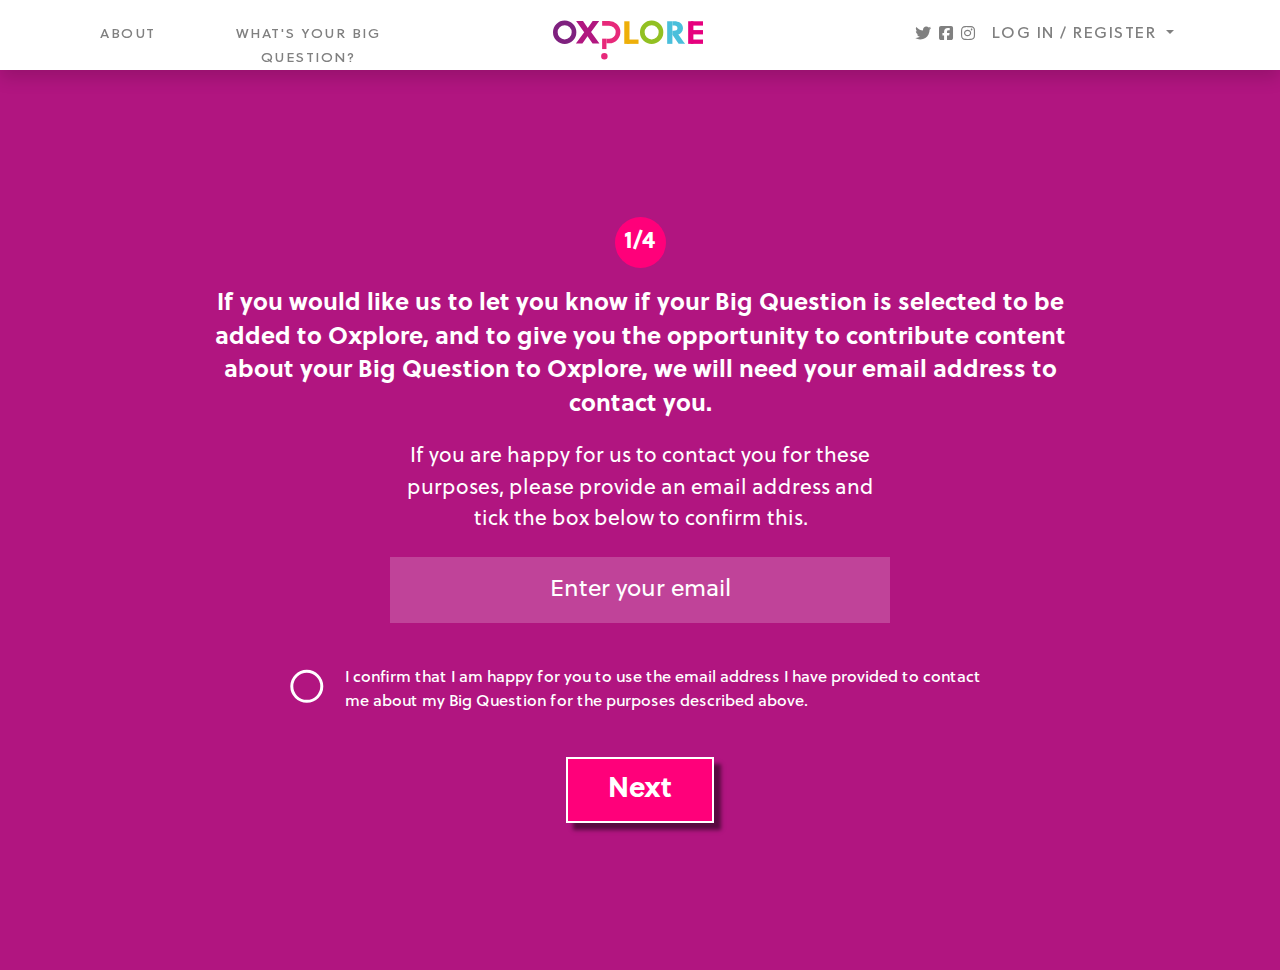
<file: pages/enteremail.html>
<!DOCTYPE html>
<html lang="en">
  <head>
    <meta charset="UTF-8" />
    <meta name="viewport" content="width=device-width, initial-scale=1.0" />
    <link
      href="https://cdn.jsdelivr.net/npm/bootstrap@5.3.6/dist/css/bootstrap.min.css"
      rel="stylesheet"
    />
    <link
      rel="stylesheet"
      href="https://cdnjs.cloudflare.com/ajax/libs/font-awesome/6.5.0/css/all.min.css"
    />

    <link rel="stylesheet" href="../fonts/stylesheet.css" />
    <link rel="stylesheet" href="../style.css" />
    <link rel="stylesheet" href="../css/custom.css" />
    <link rel="stylesheet" href="../css/enteremail.css" />
    <title>Enter Your Email</title>
  </head>
  <body>
    <div class="nav-wrapper">
      <nav
        id="topnav"
        class="navigation navbar fixed-top shadow navbar-expand-lg bg-neutral-100 navigation__top py-4 py-lg-0"
      >
        <div class="container">
          <div class="row w-100">
            <div class="col d-flex">
              <div
                class="collapse navbar-collapse w-auto"
                id="navbarTogglerDemo02"
              >
                <ul class="navbar-nav main-menu mr-auto mb-2 mb-lg-0">
                  <li class="nav-item">
                    <a class="nav-link text-uppercase" href="/about">About</a>
                  </li>
                  <li class="nav-item">
                    <a
                      class="nav-link text-uppercase"
                      href="/create-big-question"
                      >What's your big question?</a
                    >
                  </li>
                </ul>
              </div>
              <div class="offcanvas-main">
                <button type="button" class="open-btn">Menu</button>
                <div class="offcanvas" id="offcanvasMenu">
                  <span class="close-btn">×</span>
                  <ul class="offcanvas-nav text-uppercase">
                    <li><a href="/login">Log in</a></li>
                    <li><a href="/register">Register</a></li>
                    <li><a href="/events">about</a></li>
                    <li><a href="/events">what's your big question?</a></li>
                    <li><a href="/events">what's new</a></li>
                    <li><a href="/events">Events</a></li>
                    <li><a href="/about">Contact Us</a></li>
                  </ul>
                  <div class="oxford-logo"></div>
                </div>

                <div class="overlay" id="overlay"></div>
              </div>
            </div>
            <div class="col text-center">
              <a class="brand-logo-ox p-0" href="/">
                <svg
                  class="logo"
                  version="1.1"
                  xmlns="http://www.w3.org/2000/svg"
                  width="516.5px"
                  height="134.3px"
                  viewBox="0 0 516.5 134.3"
                >
                  <!-- SVG paths from original code -->
                  <style>
                    .r {
                      fill: #4abfdb;
                    }
                    .x {
                      fill: #b11780;
                    }
                    .e1 {
                      fill: none;
                      stroke: #e6007e;
                      stroke-width: 14.9;
                      stroke-miterlimit: 10;
                    }
                    .e2 {
                      fill: none;
                      stroke: #e6007e;
                      stroke-width: 18;
                      stroke-miterlimit: 10;
                    }
                    .l1 {
                      fill: none;
                      stroke: #eeaf09;
                      stroke-width: 18;
                      stroke-miterlimit: 10;
                    }
                    .l2 {
                      fill: none;
                      stroke: #eeaf09;
                      stroke-width: 14.9;
                      stroke-miterlimit: 10;
                    }
                    .other_o {
                      fill: none;
                      stroke: #92c022;
                      stroke-width: 16;
                      stroke-miterlimit: 10;
                      animation: o_animation 0.5s linear;
                      animation-delay: 0.3s;
                    }
                    .o {
                      fill: none;
                      stroke: #7f217f;
                      stroke-width: 16;
                      stroke-miterlimit: 10;
                      animation: o_animation 0.5s linear;
                      animation-delay: 0.5s;
                    }
                    .st8 {
                      fill: none;
                      stroke: #e7297a;
                      stroke-width: 11.1659;
                      stroke-miterlimit: 10;
                    }
                    .st9 {
                      fill: none;
                      stroke: #e7297a;
                      stroke-width: 14.99;
                      stroke-miterlimit: 10;
                    }
                    .st10 {
                      fill: none;
                      stroke: #e7297a;
                      stroke-width: 16.063;
                      stroke-miterlimit: 10;
                    }
                    .r_base {
                      fill: none;
                      stroke: #4abfdb;
                      stroke-width: 18;
                      stroke-miterlimit: 10;
                    }
                  </style>
                  <g>
                    <path
                      class="r"
                      d="M411.1,35.2h4.8c7.2,0,12.6-2.6,12.6-8.6c0-5.4-4.2-9.1-10.4-9.1h-6.9l0-14.9h7.3c12.8,0,29.1,6.6,29.1,23.7 c0,11.7-7.7,18.3-16.1,21.7c6.9,9.6,18.2,25.3,23.4,32.4h-22.4l-20.6-30.3h-0.8V35.2z"
                    />
                    <g class="x">
                      <path
                        class="x_l"
                        d="M118.9,54.4l-17.7,25H78.8l28.7-39l12.2-14.9l16.9-23.9H159l-27.9,37.9"
                      />
                      <path
                        class="x_r"
                        d="M107.4,40.4L79.6,1.6h23.7l16.4,23.9l11.4,14l28.8,39.9h-23.7l-17.3-25L107.4,40.4z"
                      />
                    </g>
                    <line
                      class="e1"
                      x1="516.5"
                      y1="10.1"
                      x2="474.4"
                      y2="10.1"
                    />
                    <line class="e1" x1="516.5" y1="73" x2="474.4" y2="73" />
                    <line
                      class="e1"
                      x1="516.5"
                      y1="40.4"
                      x2="474.4"
                      y2="40.4"
                    />
                    <line class="e2" x1="474.4" y1="80.4" x2="474.4" y2="2.6" />
                    <g class="l">
                      <line
                        class="l1"
                        x1="254.4"
                        y1="2.7"
                        x2="254.4"
                        y2="80.5"
                      />
                      <line class="l2" x1="254.4" y1="73" x2="294.5" y2="73" />
                    </g>
                    <path
                      class="other_o"
                      d="M371.9,40.5c0,17.9-14.4,32.5-32.2,32.5c-17.8,0-32.2-14.5-32.2-32.5S321.9,8,339.7,8c0.2,0,0.4,0,0.6,0 C357.8,8.3,371.9,22.8,371.9,40.5z"
                    />
                    <path
                      class="o"
                      d="M72.4,40.5C72.4,58.4,58,73,40.2,73S8,58.4,8,40.5S22.4,8,40.2,8c0.2,0,0.4,0,0.6,0 C58.3,8.3,72.4,22.8,72.4,40.5z"
                    />
                    <g class="p">
                      <circle class="st8" cx="176.9" cy="123.2" r="5.6" />
                      <line
                        class="st9"
                        x1="176.6"
                        y1="98.4"
                        x2="176.6"
                        y2="62.5"
                      />
                      <path
                        class="st10"
                        d="M169.2,9.7h23.7c16.6,0,30.7,13,31.1,29.6c0.4,17.2-13.3,31.2-30.4,31.2h-9.4"
                      />
                    </g>
                    <line
                      class="r_base"
                      x1="402.1"
                      y1="80.4"
                      x2="402.1"
                      y2="2.6"
                    />
                  </g>
                </svg>
              </a>
            </div>
            <div class="col d-flex justify-content-end">
              <div
                class="d-flex justify-content-end align-items-center right-navs"
              >
                <ul class="social-icons m-0 p-0 mb-lg-0">
                  <li class="dropdown">
                    <a
                      id="twitterDropdown"
                      role="button"
                      data-bs-toggle="dropdown"
                      aria-expanded="false"
                      href="#"
                    >
                      <i class="fab fa-twitter"></i>
                    </a>
                    <ul
                      class="dropdown-menu social-dropdown"
                      aria-labelledby="twitterDropdown"
                    >
                      <li>
                        <a
                          class="dropdown-item"
                          href="http://twitter.com/letsoxplore"
                          target="_blank"
                          >Follow</a
                        >
                      </li>
                      <li>
                        <a
                          class="dropdown-item"
                          href="https://twitter.com/intent/tweet?text=Check+out+Oxplore%2C+the+home+of+big+questions&amp;url=https%3A%2F%2Foxplore.org%2Fquestion-detail%2Fis-fantasy-better-than-real-life&amp;via=letsoxplore&amp;hashtags=oxplore,discover"
                          >Share</a
                        >
                      </li>
                    </ul>
                  </li>
                  <li class="dropdown">
                    <a
                      id="facebookDropdown"
                      role="button"
                      data-bs-toggle="dropdown"
                      aria-expanded="false"
                      href="#"
                    >
                      <i class="fab fa-facebook-square"></i>
                    </a>
                    <ul
                      class="dropdown-menu social-dropdown"
                      aria-labelledby="facebookDropdown"
                    >
                      <li>
                        <a
                          class="dropdown-item"
                          href="http://facebook.com/letsoxplore"
                          target="_blank"
                          >Follow</a
                        >
                      </li>
                      <li>
                        <a
                          class="dropdown-item"
                          href="http://facebook.com/sharer/sharer.php?u=https%3A%2F%2Foxplore.org%2Fquestion-detail%2Fis-fantasy-better-than-real-life"
                          target="_blank"
                          >Share</a
                        >
                      </li>
                    </ul>
                  </li>
                  <li class="dropdown">
                    <a
                      id="instagramDropdown"
                      role="button"
                      data-bs-toggle="dropdown"
                      aria-expanded="false"
                      href="#"
                    >
                      <i class="fab fa-instagram"></i>
                    </a>
                    <ul
                      class="dropdown-menu social-dropdown"
                      aria-labelledby="instagramDropdown"
                    >
                      <li>
                        <a
                          class="dropdown-item"
                          href="http://instagram.com/letsoxplore"
                          target="_blank"
                          >Follow</a
                        >
                      </li>
                    </ul>
                  </li>
                </ul>
                <ul class="navbar-nav dropmenu navbar-right mb-2 mb-lg-0">
                  <li class="dropdown text-uppercase m-0">
                    <a
                      class="nav-link dropdown-toggle p-0"
                      href="#"
                      id="navbarDropdown"
                      role="button"
                      data-bs-toggle="dropdown"
                      aria-expanded="false"
                    >
                      Log in / register
                    </a>
                    <ul
                      class="dropdown-menu text-uppercase"
                      aria-labelledby="navbarDropdown"
                    >
                      <li><a class="dropdown-item" href="/login">Log in</a></li>
                      <li>
                        <a class="dropdown-item" href="/register">Register</a>
                      </li>
                      <li>
                        <a class="dropdown-item" href="/events">what's new</a>
                      </li>
                      <li>
                        <a class="dropdown-item" href="/events">Events</a>
                      </li>

                      <li>
                        <a class="dropdown-item" href="/about">Contact Us</a>
                      </li>
                      <li>
                        <a class="dropdown-item" href="/about">Teachers</a>
                      </li>
                    </ul>
                  </li>
                </ul>
              </div>
              <button
                class="navbar-toggler"
                type="button"
                data-bs-toggle="collapse"
                data-bs-target="#navbarTogglerDemo02"
                aria-controls="navbarTogglerDemo02"
                aria-expanded="false"
                aria-label="Toggle navigation"
              >
                <span class="navbar-toggler-icon"
                  ><i class="fas fa-bars"></i
                ></span>
              </button>
            </div>
          </div>
        </div>
      </nav>
    </div>

    <main>
      <section
        id="createQuestionEnterEmail"
        class="create-question-email-enter bg-theme-red text-white text-center"
      >
        <div class="container">
          <div class="input-container">
            <div class="rapper">
              <div class="number">1/4</div>
              <h1>
                If you would like us to let you know if your Big Question is
                selected to be added to Oxplore, and to give you the opportunity
                to contribute content about your Big Question to Oxplore, we
                will need your email address to contact you.
              </h1>
              <h2>
                If you are happy for us to contact you for these purposes,
                please provide an email address and tick the box below to
                confirm this.
              </h2>

              <input placeholder="Enter your email" type="text" />

              <div class="checkbox-container">
                <input
                  id="email-confirm"
                  type="checkbox"
                  data-gtm-form-interact-field-id="0"
                />
                <label for="email-confirm">
                  <span class="faux-checkbox"
                    >I confirm that I am happy for you to use the email address
                    I have provided to contact me about my Big Question for the
                    purposes described above.</span
                  >
                </label>
              </div>

              <a href="#" class="btn"> Next </a>
            </div>
          </div>
        </div>
      </section>
    </main>
    <!-- Bootstrap JS bundle -->
    <script src="https://cdn.jsdelivr.net/npm/bootstrap@5.3.6/dist/js/bootstrap.bundle.min.js"></script>

    <script>
      //  dynamically calculate navbar height
      document.addEventListener("DOMContentLoaded", function () {
        const navbar = document.getElementById("topnav");
        const navbarHeight = navbar.offsetHeight;
        document.body.style.paddingTop = `${navbarHeight}px`;
      });
    </script>
  </body>
</html>
</file>
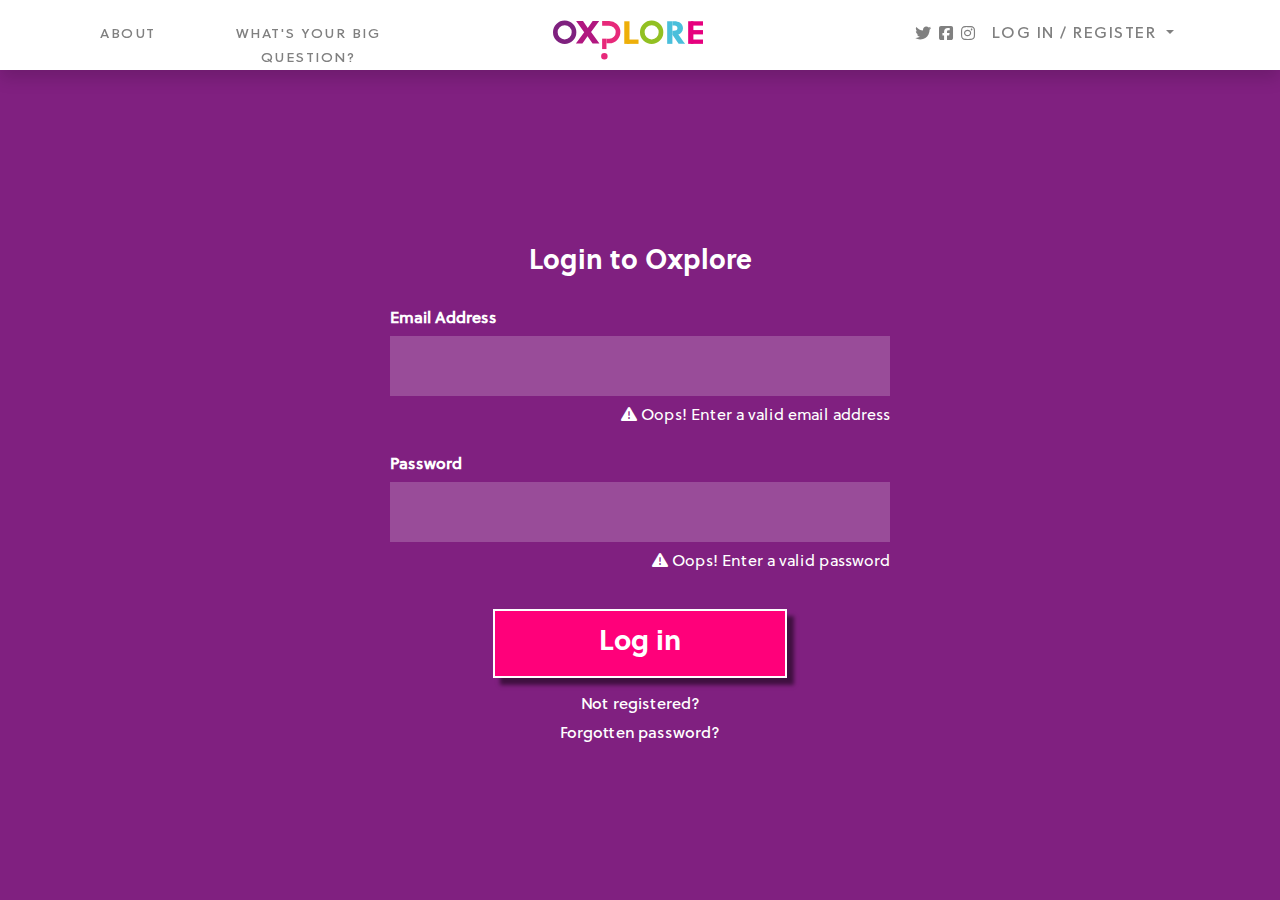
<file: pages/login.html>
<!DOCTYPE html>
<html lang="en">
  <head>
    <meta charset="UTF-8" />
    <meta name="viewport" content="width=device-width, initial-scale=1.0" />
    <link
      href="https://cdn.jsdelivr.net/npm/bootstrap@5.3.6/dist/css/bootstrap.min.css"
      rel="stylesheet"
    />
    <link
      rel="stylesheet"
      href="https://cdnjs.cloudflare.com/ajax/libs/font-awesome/6.5.0/css/all.min.css"
    />

    <link rel="stylesheet" href="../fonts/stylesheet.css" />
    <link rel="stylesheet" href="../style.css" />
    <link rel="stylesheet" href="../css/custom.css" />
    <link rel="stylesheet" href="../css/login.css" />
    <title>Login</title>
  </head>
  <body>
    <div class="nav-wrapper">
      <nav
        id="topnav"
        class="navigation navbar fixed-top shadow navbar-expand-lg bg-neutral-100 navigation__top py-4 py-lg-0"
      >
        <div class="container">
          <div class="row w-100">
            <div class="col d-flex">
              <div
                class="collapse navbar-collapse w-auto"
                id="navbarTogglerDemo02"
              >
                <ul class="navbar-nav main-menu mr-auto mb-2 mb-lg-0">
                  <li class="nav-item">
                    <a class="nav-link text-uppercase" href="/about">About</a>
                  </li>
                  <li class="nav-item">
                    <a
                      class="nav-link text-uppercase"
                      href="/create-big-question"
                      >What's your big question?</a
                    >
                  </li>
                </ul>
              </div>
              <div class="offcanvas-main">
                <button type="button" class="open-btn">Menu</button>
                <div class="offcanvas" id="offcanvasMenu">
                  <span class="close-btn">×</span>
                  <ul class="offcanvas-nav text-uppercase">
                    <li><a href="/login">Log in</a></li>
                    <li><a href="/register">Register</a></li>
                    <li><a href="/events">about</a></li>
                    <li><a href="/events">what's your big question?</a></li>
                    <li><a href="/events">what's new</a></li>
                    <li><a href="/events">Events</a></li>
                    <li><a href="/about">Contact Us</a></li>
                  </ul>
                  <div class="oxford-logo"></div>
                </div>

                <div class="overlay" id="overlay"></div>
              </div>
            </div>
            <div class="col text-center">
              <a class="brand-logo-ox p-0" href="/">
                <svg
                  class="logo"
                  version="1.1"
                  xmlns="http://www.w3.org/2000/svg"
                  width="516.5px"
                  height="134.3px"
                  viewBox="0 0 516.5 134.3"
                >
                  <!-- SVG paths from original code -->
                  <style>
                    .r {
                      fill: #4abfdb;
                    }
                    .x {
                      fill: #b11780;
                    }
                    .e1 {
                      fill: none;
                      stroke: #e6007e;
                      stroke-width: 14.9;
                      stroke-miterlimit: 10;
                    }
                    .e2 {
                      fill: none;
                      stroke: #e6007e;
                      stroke-width: 18;
                      stroke-miterlimit: 10;
                    }
                    .l1 {
                      fill: none;
                      stroke: #eeaf09;
                      stroke-width: 18;
                      stroke-miterlimit: 10;
                    }
                    .l2 {
                      fill: none;
                      stroke: #eeaf09;
                      stroke-width: 14.9;
                      stroke-miterlimit: 10;
                    }
                    .other_o {
                      fill: none;
                      stroke: #92c022;
                      stroke-width: 16;
                      stroke-miterlimit: 10;
                      animation: o_animation 0.5s linear;
                      animation-delay: 0.3s;
                    }
                    .o {
                      fill: none;
                      stroke: #7f217f;
                      stroke-width: 16;
                      stroke-miterlimit: 10;
                      animation: o_animation 0.5s linear;
                      animation-delay: 0.5s;
                    }
                    .st8 {
                      fill: none;
                      stroke: #e7297a;
                      stroke-width: 11.1659;
                      stroke-miterlimit: 10;
                    }
                    .st9 {
                      fill: none;
                      stroke: #e7297a;
                      stroke-width: 14.99;
                      stroke-miterlimit: 10;
                    }
                    .st10 {
                      fill: none;
                      stroke: #e7297a;
                      stroke-width: 16.063;
                      stroke-miterlimit: 10;
                    }
                    .r_base {
                      fill: none;
                      stroke: #4abfdb;
                      stroke-width: 18;
                      stroke-miterlimit: 10;
                    }
                  </style>
                  <g>
                    <path
                      class="r"
                      d="M411.1,35.2h4.8c7.2,0,12.6-2.6,12.6-8.6c0-5.4-4.2-9.1-10.4-9.1h-6.9l0-14.9h7.3c12.8,0,29.1,6.6,29.1,23.7 c0,11.7-7.7,18.3-16.1,21.7c6.9,9.6,18.2,25.3,23.4,32.4h-22.4l-20.6-30.3h-0.8V35.2z"
                    />
                    <g class="x">
                      <path
                        class="x_l"
                        d="M118.9,54.4l-17.7,25H78.8l28.7-39l12.2-14.9l16.9-23.9H159l-27.9,37.9"
                      />
                      <path
                        class="x_r"
                        d="M107.4,40.4L79.6,1.6h23.7l16.4,23.9l11.4,14l28.8,39.9h-23.7l-17.3-25L107.4,40.4z"
                      />
                    </g>
                    <line
                      class="e1"
                      x1="516.5"
                      y1="10.1"
                      x2="474.4"
                      y2="10.1"
                    />
                    <line class="e1" x1="516.5" y1="73" x2="474.4" y2="73" />
                    <line
                      class="e1"
                      x1="516.5"
                      y1="40.4"
                      x2="474.4"
                      y2="40.4"
                    />
                    <line class="e2" x1="474.4" y1="80.4" x2="474.4" y2="2.6" />
                    <g class="l">
                      <line
                        class="l1"
                        x1="254.4"
                        y1="2.7"
                        x2="254.4"
                        y2="80.5"
                      />
                      <line class="l2" x1="254.4" y1="73" x2="294.5" y2="73" />
                    </g>
                    <path
                      class="other_o"
                      d="M371.9,40.5c0,17.9-14.4,32.5-32.2,32.5c-17.8,0-32.2-14.5-32.2-32.5S321.9,8,339.7,8c0.2,0,0.4,0,0.6,0 C357.8,8.3,371.9,22.8,371.9,40.5z"
                    />
                    <path
                      class="o"
                      d="M72.4,40.5C72.4,58.4,58,73,40.2,73S8,58.4,8,40.5S22.4,8,40.2,8c0.2,0,0.4,0,0.6,0 C58.3,8.3,72.4,22.8,72.4,40.5z"
                    />
                    <g class="p">
                      <circle class="st8" cx="176.9" cy="123.2" r="5.6" />
                      <line
                        class="st9"
                        x1="176.6"
                        y1="98.4"
                        x2="176.6"
                        y2="62.5"
                      />
                      <path
                        class="st10"
                        d="M169.2,9.7h23.7c16.6,0,30.7,13,31.1,29.6c0.4,17.2-13.3,31.2-30.4,31.2h-9.4"
                      />
                    </g>
                    <line
                      class="r_base"
                      x1="402.1"
                      y1="80.4"
                      x2="402.1"
                      y2="2.6"
                    />
                  </g>
                </svg>
              </a>
            </div>
            <div class="col d-flex justify-content-end">
              <div
                class="d-flex justify-content-end align-items-center right-navs"
              >
                <ul class="social-icons m-0 p-0 mb-lg-0">
                  <li class="dropdown">
                    <a
                      id="twitterDropdown"
                      role="button"
                      data-bs-toggle="dropdown"
                      aria-expanded="false"
                      href="#"
                    >
                      <i class="fab fa-twitter"></i>
                    </a>
                    <ul
                      class="dropdown-menu social-dropdown"
                      aria-labelledby="twitterDropdown"
                    >
                      <li>
                        <a
                          class="dropdown-item"
                          href="http://twitter.com/letsoxplore"
                          target="_blank"
                          >Follow</a
                        >
                      </li>
                      <li>
                        <a
                          class="dropdown-item"
                          href="https://twitter.com/intent/tweet?text=Check+out+Oxplore%2C+the+home+of+big+questions&amp;url=https%3A%2F%2Foxplore.org%2Fquestion-detail%2Fis-fantasy-better-than-real-life&amp;via=letsoxplore&amp;hashtags=oxplore,discover"
                          >Share</a
                        >
                      </li>
                    </ul>
                  </li>
                  <li class="dropdown">
                    <a
                      id="facebookDropdown"
                      role="button"
                      data-bs-toggle="dropdown"
                      aria-expanded="false"
                      href="#"
                    >
                      <i class="fab fa-facebook-square"></i>
                    </a>
                    <ul
                      class="dropdown-menu social-dropdown"
                      aria-labelledby="facebookDropdown"
                    >
                      <li>
                        <a
                          class="dropdown-item"
                          href="http://facebook.com/letsoxplore"
                          target="_blank"
                          >Follow</a
                        >
                      </li>
                      <li>
                        <a
                          class="dropdown-item"
                          href="http://facebook.com/sharer/sharer.php?u=https%3A%2F%2Foxplore.org%2Fquestion-detail%2Fis-fantasy-better-than-real-life"
                          target="_blank"
                          >Share</a
                        >
                      </li>
                    </ul>
                  </li>
                  <li class="dropdown">
                    <a
                      id="instagramDropdown"
                      role="button"
                      data-bs-toggle="dropdown"
                      aria-expanded="false"
                      href="#"
                    >
                      <i class="fab fa-instagram"></i>
                    </a>
                    <ul
                      class="dropdown-menu social-dropdown"
                      aria-labelledby="instagramDropdown"
                    >
                      <li>
                        <a
                          class="dropdown-item"
                          href="http://instagram.com/letsoxplore"
                          target="_blank"
                          >Follow</a
                        >
                      </li>
                    </ul>
                  </li>
                </ul>
                <ul class="navbar-nav dropmenu navbar-right mb-2 mb-lg-0">
                  <li class="dropdown text-uppercase m-0">
                    <a
                      class="nav-link dropdown-toggle p-0"
                      href="#"
                      id="navbarDropdown"
                      role="button"
                      data-bs-toggle="dropdown"
                      aria-expanded="false"
                    >
                      Log in / register
                    </a>
                    <ul
                      class="dropdown-menu text-uppercase"
                      aria-labelledby="navbarDropdown"
                    >
                      <li><a class="dropdown-item" href="/login">Log in</a></li>
                      <li>
                        <a class="dropdown-item" href="/register">Register</a>
                      </li>
                      <li>
                        <a class="dropdown-item" href="/events">what's new</a>
                      </li>
                      <li>
                        <a class="dropdown-item" href="/events">Events</a>
                      </li>

                      <li>
                        <a class="dropdown-item" href="/about">Contact Us</a>
                      </li>
                      <li>
                        <a class="dropdown-item" href="/about">Teachers</a>
                      </li>
                    </ul>
                  </li>
                </ul>
              </div>
              <button
                class="navbar-toggler"
                type="button"
                data-bs-toggle="collapse"
                data-bs-target="#navbarTogglerDemo02"
                aria-controls="navbarTogglerDemo02"
                aria-expanded="false"
                aria-label="Toggle navigation"
              >
                <span class="navbar-toggler-icon"
                  ><i class="fas fa-bars"></i
                ></span>
              </button>
            </div>
          </div>
        </div>
      </nav>
    </div>

    <main>
      <section id="loginMain" class="login-main text-white">
        <div class="container">
          <div class="table-container">
            <div class="table-cell">
              <div class="inner">
                <h1>Login to Oxplore</h1>
                <div class="field-container">
                  <label for="email">Email Address</label>
                  <input type="text" id="email" />
                  <div class="error">
                    <i
                      class="fa fa-exclamation-triangle"
                      aria-hidden="true"
                    ></i>
                    Oops! Enter a valid email address
                  </div>
                </div>

                <div class="field-container">
                  <label for="password">Password</label>
                  <input type="password" id="password" />
                  <div class="error">
                    <i
                      class="fa fa-exclamation-triangle"
                      aria-hidden="true"
                    ></i>
                    Oops! Enter a valid password
                  </div>
                </div>

                <a href="#" class="btn submit"> Log in </a>
                <div class="tools">
                  <div><a href="/registration">Not registered?</a></div>
                  <div><a href="/reset-password">Forgotten password?</a></div>
                </div>
              </div>
            </div>
          </div>
        </div>
      </section>
    </main>

    <!-- Bootstrap JS bundle -->
    <script src="https://cdn.jsdelivr.net/npm/bootstrap@5.3.6/dist/js/bootstrap.bundle.min.js"></script>

    <script>
      document.addEventListener("DOMContentLoaded", function () {
        const navbar = document.getElementById("topnav");
        const navbarHeight = navbar.offsetHeight;
        document.body.style.paddingTop = `${navbarHeight}px`;
      });
    </script>
  </body>
</html>
</file>
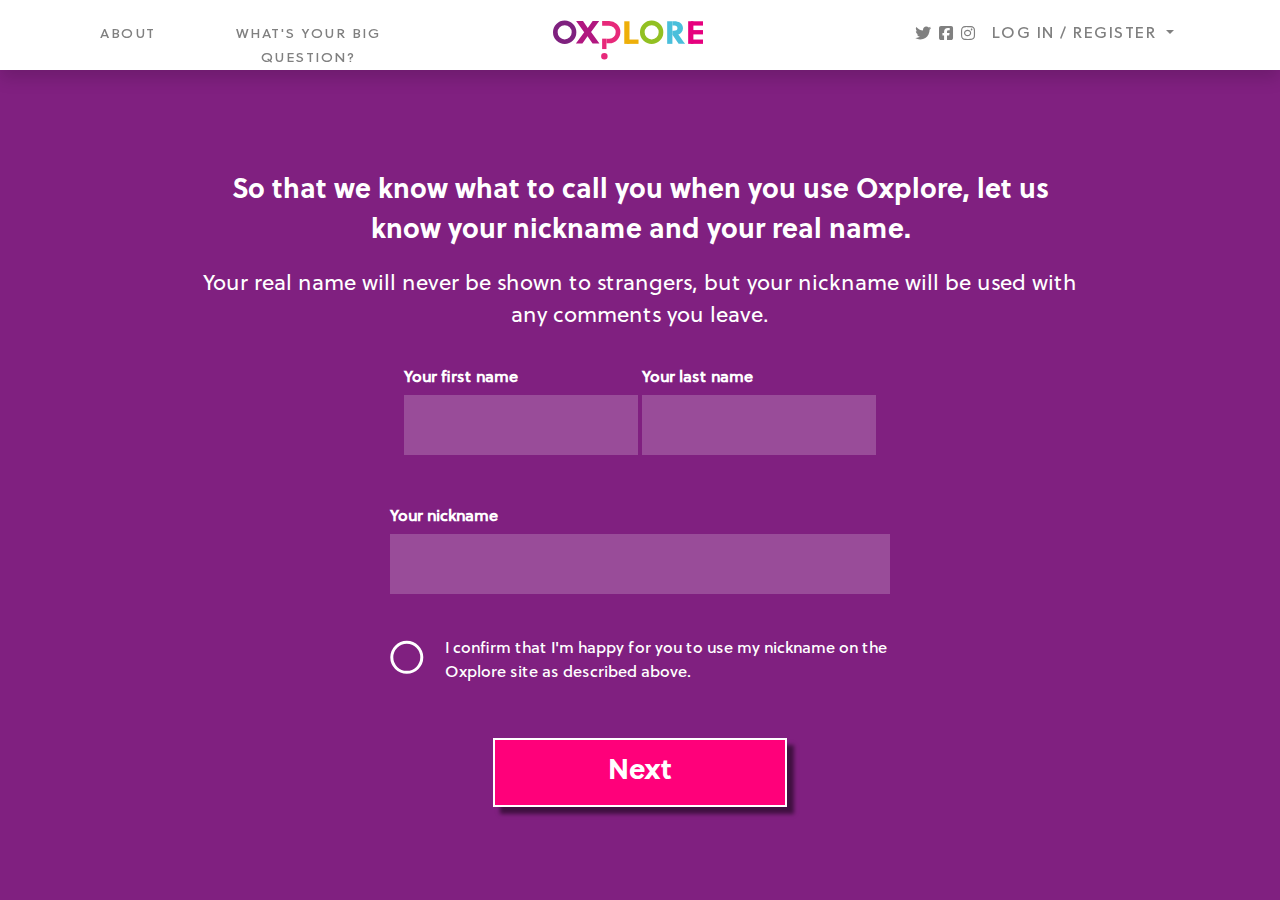
<file: pages/namefieldsregister.html>
<!DOCTYPE html>
<html lang="en">
  <head>
    <meta charset="UTF-8" />
    <meta name="viewport" content="width=device-width, initial-scale=1.0" />
    <link
      href="https://cdn.jsdelivr.net/npm/bootstrap@5.3.6/dist/css/bootstrap.min.css"
      rel="stylesheet"
    />
    <link
      rel="stylesheet"
      href="https://cdnjs.cloudflare.com/ajax/libs/font-awesome/6.5.0/css/all.min.css"
    />

    <link rel="stylesheet" href="../fonts/stylesheet.css" />
    <link rel="stylesheet" href="../style.css" />
    <link rel="stylesheet" href="../css/custom.css" />
    <link rel="stylesheet" href="../css/namefieldsregister.css" />
    <title>Name Fields</title>
  </head>
  <body>
    <div class="nav-wrapper">
      <nav
        id="topnav"
        class="navigation navbar fixed-top shadow navbar-expand-lg bg-neutral-100 navigation__top py-4 py-lg-0"
      >
        <div class="container">
          <div class="row w-100">
            <div class="col d-flex">
              <div
                class="collapse navbar-collapse w-auto"
                id="navbarTogglerDemo02"
              >
                <ul class="navbar-nav main-menu mr-auto mb-2 mb-lg-0">
                  <li class="nav-item">
                    <a class="nav-link text-uppercase" href="/about">About</a>
                  </li>
                  <li class="nav-item">
                    <a
                      class="nav-link text-uppercase"
                      href="/create-big-question"
                      >What's your big question?</a
                    >
                  </li>
                </ul>
              </div>
              <div class="offcanvas-main">
                <button type="button" class="open-btn">Menu</button>
                <div class="offcanvas" id="offcanvasMenu">
                  <span class="close-btn">×</span>
                  <ul class="offcanvas-nav text-uppercase">
                    <li><a href="/login">Log in</a></li>
                    <li><a href="/register">Register</a></li>
                    <li><a href="/events">about</a></li>
                    <li><a href="/events">what's your big question?</a></li>
                    <li><a href="/events">what's new</a></li>
                    <li><a href="/events">Events</a></li>
                    <li><a href="/about">Contact Us</a></li>
                  </ul>
                  <div class="oxford-logo"></div>
                </div>

                <div class="overlay" id="overlay"></div>
              </div>
            </div>
            <div class="col text-center">
              <a class="brand-logo-ox p-0" href="/">
                <svg
                  class="logo"
                  version="1.1"
                  xmlns="http://www.w3.org/2000/svg"
                  width="516.5px"
                  height="134.3px"
                  viewBox="0 0 516.5 134.3"
                >
                  <!-- SVG paths from original code -->
                  <style>
                    .r {
                      fill: #4abfdb;
                    }
                    .x {
                      fill: #b11780;
                    }
                    .e1 {
                      fill: none;
                      stroke: #e6007e;
                      stroke-width: 14.9;
                      stroke-miterlimit: 10;
                    }
                    .e2 {
                      fill: none;
                      stroke: #e6007e;
                      stroke-width: 18;
                      stroke-miterlimit: 10;
                    }
                    .l1 {
                      fill: none;
                      stroke: #eeaf09;
                      stroke-width: 18;
                      stroke-miterlimit: 10;
                    }
                    .l2 {
                      fill: none;
                      stroke: #eeaf09;
                      stroke-width: 14.9;
                      stroke-miterlimit: 10;
                    }
                    .other_o {
                      fill: none;
                      stroke: #92c022;
                      stroke-width: 16;
                      stroke-miterlimit: 10;
                      animation: o_animation 0.5s linear;
                      animation-delay: 0.3s;
                    }
                    .o {
                      fill: none;
                      stroke: #7f217f;
                      stroke-width: 16;
                      stroke-miterlimit: 10;
                      animation: o_animation 0.5s linear;
                      animation-delay: 0.5s;
                    }
                    .st8 {
                      fill: none;
                      stroke: #e7297a;
                      stroke-width: 11.1659;
                      stroke-miterlimit: 10;
                    }
                    .st9 {
                      fill: none;
                      stroke: #e7297a;
                      stroke-width: 14.99;
                      stroke-miterlimit: 10;
                    }
                    .st10 {
                      fill: none;
                      stroke: #e7297a;
                      stroke-width: 16.063;
                      stroke-miterlimit: 10;
                    }
                    .r_base {
                      fill: none;
                      stroke: #4abfdb;
                      stroke-width: 18;
                      stroke-miterlimit: 10;
                    }
                  </style>
                  <g>
                    <path
                      class="r"
                      d="M411.1,35.2h4.8c7.2,0,12.6-2.6,12.6-8.6c0-5.4-4.2-9.1-10.4-9.1h-6.9l0-14.9h7.3c12.8,0,29.1,6.6,29.1,23.7 c0,11.7-7.7,18.3-16.1,21.7c6.9,9.6,18.2,25.3,23.4,32.4h-22.4l-20.6-30.3h-0.8V35.2z"
                    />
                    <g class="x">
                      <path
                        class="x_l"
                        d="M118.9,54.4l-17.7,25H78.8l28.7-39l12.2-14.9l16.9-23.9H159l-27.9,37.9"
                      />
                      <path
                        class="x_r"
                        d="M107.4,40.4L79.6,1.6h23.7l16.4,23.9l11.4,14l28.8,39.9h-23.7l-17.3-25L107.4,40.4z"
                      />
                    </g>
                    <line
                      class="e1"
                      x1="516.5"
                      y1="10.1"
                      x2="474.4"
                      y2="10.1"
                    />
                    <line class="e1" x1="516.5" y1="73" x2="474.4" y2="73" />
                    <line
                      class="e1"
                      x1="516.5"
                      y1="40.4"
                      x2="474.4"
                      y2="40.4"
                    />
                    <line class="e2" x1="474.4" y1="80.4" x2="474.4" y2="2.6" />
                    <g class="l">
                      <line
                        class="l1"
                        x1="254.4"
                        y1="2.7"
                        x2="254.4"
                        y2="80.5"
                      />
                      <line class="l2" x1="254.4" y1="73" x2="294.5" y2="73" />
                    </g>
                    <path
                      class="other_o"
                      d="M371.9,40.5c0,17.9-14.4,32.5-32.2,32.5c-17.8,0-32.2-14.5-32.2-32.5S321.9,8,339.7,8c0.2,0,0.4,0,0.6,0 C357.8,8.3,371.9,22.8,371.9,40.5z"
                    />
                    <path
                      class="o"
                      d="M72.4,40.5C72.4,58.4,58,73,40.2,73S8,58.4,8,40.5S22.4,8,40.2,8c0.2,0,0.4,0,0.6,0 C58.3,8.3,72.4,22.8,72.4,40.5z"
                    />
                    <g class="p">
                      <circle class="st8" cx="176.9" cy="123.2" r="5.6" />
                      <line
                        class="st9"
                        x1="176.6"
                        y1="98.4"
                        x2="176.6"
                        y2="62.5"
                      />
                      <path
                        class="st10"
                        d="M169.2,9.7h23.7c16.6,0,30.7,13,31.1,29.6c0.4,17.2-13.3,31.2-30.4,31.2h-9.4"
                      />
                    </g>
                    <line
                      class="r_base"
                      x1="402.1"
                      y1="80.4"
                      x2="402.1"
                      y2="2.6"
                    />
                  </g>
                </svg>
              </a>
            </div>
            <div class="col d-flex justify-content-end">
              <div
                class="d-flex justify-content-end align-items-center right-navs"
              >
                <ul class="social-icons m-0 p-0 mb-lg-0">
                  <li class="dropdown">
                    <a
                      id="twitterDropdown"
                      role="button"
                      data-bs-toggle="dropdown"
                      aria-expanded="false"
                      href="#"
                    >
                      <i class="fab fa-twitter"></i>
                    </a>
                    <ul
                      class="dropdown-menu social-dropdown"
                      aria-labelledby="twitterDropdown"
                    >
                      <li>
                        <a
                          class="dropdown-item"
                          href="http://twitter.com/letsoxplore"
                          target="_blank"
                          >Follow</a
                        >
                      </li>
                      <li>
                        <a
                          class="dropdown-item"
                          href="https://twitter.com/intent/tweet?text=Check+out+Oxplore%2C+the+home+of+big+questions&amp;url=https%3A%2F%2Foxplore.org%2Fquestion-detail%2Fis-fantasy-better-than-real-life&amp;via=letsoxplore&amp;hashtags=oxplore,discover"
                          >Share</a
                        >
                      </li>
                    </ul>
                  </li>
                  <li class="dropdown">
                    <a
                      id="facebookDropdown"
                      role="button"
                      data-bs-toggle="dropdown"
                      aria-expanded="false"
                      href="#"
                    >
                      <i class="fab fa-facebook-square"></i>
                    </a>
                    <ul
                      class="dropdown-menu social-dropdown"
                      aria-labelledby="facebookDropdown"
                    >
                      <li>
                        <a
                          class="dropdown-item"
                          href="http://facebook.com/letsoxplore"
                          target="_blank"
                          >Follow</a
                        >
                      </li>
                      <li>
                        <a
                          class="dropdown-item"
                          href="http://facebook.com/sharer/sharer.php?u=https%3A%2F%2Foxplore.org%2Fquestion-detail%2Fis-fantasy-better-than-real-life"
                          target="_blank"
                          >Share</a
                        >
                      </li>
                    </ul>
                  </li>
                  <li class="dropdown">
                    <a
                      id="instagramDropdown"
                      role="button"
                      data-bs-toggle="dropdown"
                      aria-expanded="false"
                      href="#"
                    >
                      <i class="fab fa-instagram"></i>
                    </a>
                    <ul
                      class="dropdown-menu social-dropdown"
                      aria-labelledby="instagramDropdown"
                    >
                      <li>
                        <a
                          class="dropdown-item"
                          href="http://instagram.com/letsoxplore"
                          target="_blank"
                          >Follow</a
                        >
                      </li>
                    </ul>
                  </li>
                </ul>
                <ul class="navbar-nav dropmenu navbar-right mb-2 mb-lg-0">
                  <li class="dropdown text-uppercase m-0">
                    <a
                      class="nav-link dropdown-toggle p-0"
                      href="#"
                      id="navbarDropdown"
                      role="button"
                      data-bs-toggle="dropdown"
                      aria-expanded="false"
                    >
                      Log in / register
                    </a>
                    <ul
                      class="dropdown-menu text-uppercase"
                      aria-labelledby="navbarDropdown"
                    >
                      <li><a class="dropdown-item" href="/login">Log in</a></li>
                      <li>
                        <a class="dropdown-item" href="/register">Register</a>
                      </li>
                      <li>
                        <a class="dropdown-item" href="/events">what's new</a>
                      </li>
                      <li>
                        <a class="dropdown-item" href="/events">Events</a>
                      </li>

                      <li>
                        <a class="dropdown-item" href="/about">Contact Us</a>
                      </li>
                      <li>
                        <a class="dropdown-item" href="/about">Teachers</a>
                      </li>
                    </ul>
                  </li>
                </ul>
              </div>
              <button
                class="navbar-toggler"
                type="button"
                data-bs-toggle="collapse"
                data-bs-target="#navbarTogglerDemo02"
                aria-controls="navbarTogglerDemo02"
                aria-expanded="false"
                aria-label="Toggle navigation"
              >
                <span class="navbar-toggler-icon"
                  ><i class="fas fa-bars"></i
                ></span>
              </button>
            </div>
          </div>
        </div>
      </nav>
    </div>

    <main>
      <section id="nameFieldReg" class="name-field text-white">
        <div class="container">
          <div class="table-container">
            <div class="table-cell">
              <div class="inner">
                <h1>
                  So that we know what to call you when you use Oxplore, let us
                  know your nickname and your real name.
                </h1>
                <h2>
                  Your real name will never be shown to strangers, but your
                  nickname will be used with any comments you leave.
                </h2>
                <div class="field-container half">
                  <label for="first-name">Your first name</label>
                  <input
                    id="first-name"
                    type="text"
                    value=""
                    data-gtm-form-interact-field-id="0"
                  />
                </div>
                <div class="field-container half">
                  <label for="last-name">Your last name</label>
                  <input
                    id="last-name"
                    type="text"
                    value=""
                    data-gtm-form-interact-field-id="1"
                  />
                </div>
                <div class="field-container">
                  <label for="nickname">Your nickname</label>
                  <input id="nickname" type="text" />
                </div>

                <div class="checkbox-container">
                  <input
                    id="email-confirm"
                    type="checkbox"
                    data-gtm-form-interact-field-id="0"
                  />
                  <label for="email-confirm">
                    <span class="faux-checkbox"
                      >I confirm that I'm happy for you to use my nickname on
                      the Oxplore site as described above.</span
                    >
                  </label>
                </div>

                <div class="btn-container">
                  <a href="#" class="btn submit"> Next </a>
                </div>
              </div>
            </div>
          </div>
        </div>
      </section>
    </main>

    <!-- Bootstrap JS bundle -->
    <script src="https://cdn.jsdelivr.net/npm/bootstrap@5.3.6/dist/js/bootstrap.bundle.min.js"></script>

    <script>
      document.addEventListener("DOMContentLoaded", function () {
        const navbar = document.getElementById("topnav");
        const navbarHeight = navbar.offsetHeight;
        document.body.style.paddingTop = `${navbarHeight}px`;
      });
    </script>
  </body>
</html>
</file>
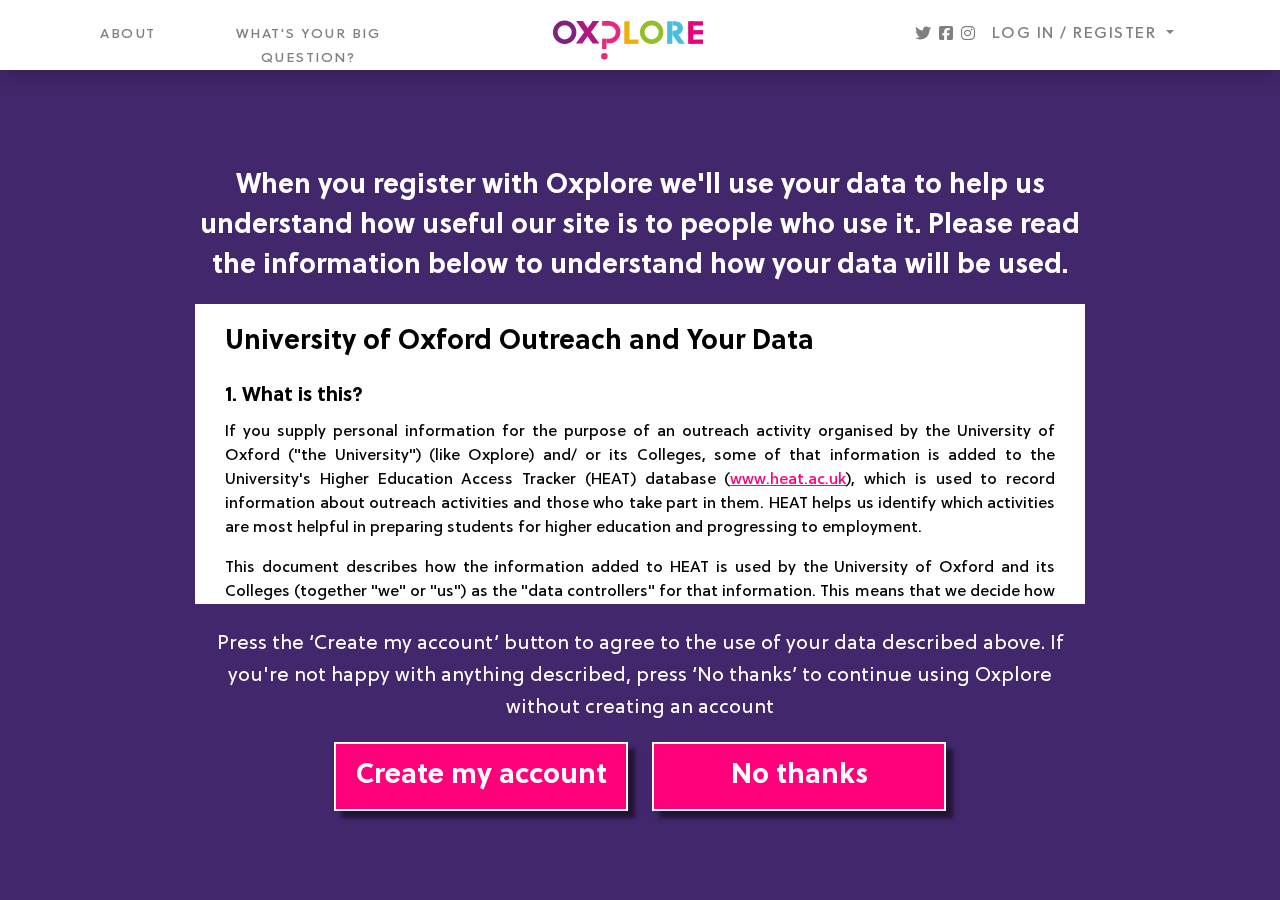
<file: pages/register.html>
<!DOCTYPE html>
<html lang="en">
  <head>
    <meta charset="UTF-8" />
    <meta name="viewport" content="width=device-width, initial-scale=1.0" />
    <link
      href="https://cdn.jsdelivr.net/npm/bootstrap@5.3.6/dist/css/bootstrap.min.css"
      rel="stylesheet"
    />
    <link
      rel="stylesheet"
      href="https://cdnjs.cloudflare.com/ajax/libs/font-awesome/6.5.0/css/all.min.css"
    />

    <link rel="stylesheet" href="../fonts/stylesheet.css" />
    <link rel="stylesheet" href="../style.css" />
    <link rel="stylesheet" href="../css/custom.css" />
    <link rel="stylesheet" href="../css/register.css" />
    <title>Register</title>
  </head>
  <body>
    <div class="nav-wrapper">
      <nav
        id="topnav"
        class="navigation navbar fixed-top shadow navbar-expand-lg bg-neutral-100 navigation__top py-4 py-lg-0"
      >
        <div class="container">
          <div class="row w-100">
            <div class="col d-flex">
              <div
                class="collapse navbar-collapse w-auto"
                id="navbarTogglerDemo02"
              >
                <ul class="navbar-nav main-menu mr-auto mb-2 mb-lg-0">
                  <li class="nav-item">
                    <a class="nav-link text-uppercase" href="/about">About</a>
                  </li>
                  <li class="nav-item">
                    <a
                      class="nav-link text-uppercase"
                      href="/create-big-question"
                      >What's your big question?</a
                    >
                  </li>
                </ul>
              </div>
              <div class="offcanvas-main">
                <button type="button" class="open-btn">Menu</button>
                <div class="offcanvas" id="offcanvasMenu">
                  <span class="close-btn">×</span>
                  <ul class="offcanvas-nav text-uppercase">
                    <li><a href="/login">Log in</a></li>
                    <li><a href="/register">Register</a></li>
                    <li><a href="/events">about</a></li>
                    <li><a href="/events">what's your big question?</a></li>
                    <li><a href="/events">what's new</a></li>
                    <li><a href="/events">Events</a></li>
                    <li><a href="/about">Contact Us</a></li>
                  </ul>
                  <div class="oxford-logo"></div>
                </div>

                <div class="overlay" id="overlay"></div>
              </div>
            </div>
            <div class="col text-center">
              <a class="brand-logo-ox p-0" href="/">
                <svg
                  class="logo"
                  version="1.1"
                  xmlns="http://www.w3.org/2000/svg"
                  width="516.5px"
                  height="134.3px"
                  viewBox="0 0 516.5 134.3"
                >
                  <!-- SVG paths from original code -->
                  <style>
                    .r {
                      fill: #4abfdb;
                    }
                    .x {
                      fill: #b11780;
                    }
                    .e1 {
                      fill: none;
                      stroke: #e6007e;
                      stroke-width: 14.9;
                      stroke-miterlimit: 10;
                    }
                    .e2 {
                      fill: none;
                      stroke: #e6007e;
                      stroke-width: 18;
                      stroke-miterlimit: 10;
                    }
                    .l1 {
                      fill: none;
                      stroke: #eeaf09;
                      stroke-width: 18;
                      stroke-miterlimit: 10;
                    }
                    .l2 {
                      fill: none;
                      stroke: #eeaf09;
                      stroke-width: 14.9;
                      stroke-miterlimit: 10;
                    }
                    .other_o {
                      fill: none;
                      stroke: #92c022;
                      stroke-width: 16;
                      stroke-miterlimit: 10;
                      animation: o_animation 0.5s linear;
                      animation-delay: 0.3s;
                    }
                    .o {
                      fill: none;
                      stroke: #7f217f;
                      stroke-width: 16;
                      stroke-miterlimit: 10;
                      animation: o_animation 0.5s linear;
                      animation-delay: 0.5s;
                    }
                    .st8 {
                      fill: none;
                      stroke: #e7297a;
                      stroke-width: 11.1659;
                      stroke-miterlimit: 10;
                    }
                    .st9 {
                      fill: none;
                      stroke: #e7297a;
                      stroke-width: 14.99;
                      stroke-miterlimit: 10;
                    }
                    .st10 {
                      fill: none;
                      stroke: #e7297a;
                      stroke-width: 16.063;
                      stroke-miterlimit: 10;
                    }
                    .r_base {
                      fill: none;
                      stroke: #4abfdb;
                      stroke-width: 18;
                      stroke-miterlimit: 10;
                    }
                  </style>
                  <g>
                    <path
                      class="r"
                      d="M411.1,35.2h4.8c7.2,0,12.6-2.6,12.6-8.6c0-5.4-4.2-9.1-10.4-9.1h-6.9l0-14.9h7.3c12.8,0,29.1,6.6,29.1,23.7 c0,11.7-7.7,18.3-16.1,21.7c6.9,9.6,18.2,25.3,23.4,32.4h-22.4l-20.6-30.3h-0.8V35.2z"
                    />
                    <g class="x">
                      <path
                        class="x_l"
                        d="M118.9,54.4l-17.7,25H78.8l28.7-39l12.2-14.9l16.9-23.9H159l-27.9,37.9"
                      />
                      <path
                        class="x_r"
                        d="M107.4,40.4L79.6,1.6h23.7l16.4,23.9l11.4,14l28.8,39.9h-23.7l-17.3-25L107.4,40.4z"
                      />
                    </g>
                    <line
                      class="e1"
                      x1="516.5"
                      y1="10.1"
                      x2="474.4"
                      y2="10.1"
                    />
                    <line class="e1" x1="516.5" y1="73" x2="474.4" y2="73" />
                    <line
                      class="e1"
                      x1="516.5"
                      y1="40.4"
                      x2="474.4"
                      y2="40.4"
                    />
                    <line class="e2" x1="474.4" y1="80.4" x2="474.4" y2="2.6" />
                    <g class="l">
                      <line
                        class="l1"
                        x1="254.4"
                        y1="2.7"
                        x2="254.4"
                        y2="80.5"
                      />
                      <line class="l2" x1="254.4" y1="73" x2="294.5" y2="73" />
                    </g>
                    <path
                      class="other_o"
                      d="M371.9,40.5c0,17.9-14.4,32.5-32.2,32.5c-17.8,0-32.2-14.5-32.2-32.5S321.9,8,339.7,8c0.2,0,0.4,0,0.6,0 C357.8,8.3,371.9,22.8,371.9,40.5z"
                    />
                    <path
                      class="o"
                      d="M72.4,40.5C72.4,58.4,58,73,40.2,73S8,58.4,8,40.5S22.4,8,40.2,8c0.2,0,0.4,0,0.6,0 C58.3,8.3,72.4,22.8,72.4,40.5z"
                    />
                    <g class="p">
                      <circle class="st8" cx="176.9" cy="123.2" r="5.6" />
                      <line
                        class="st9"
                        x1="176.6"
                        y1="98.4"
                        x2="176.6"
                        y2="62.5"
                      />
                      <path
                        class="st10"
                        d="M169.2,9.7h23.7c16.6,0,30.7,13,31.1,29.6c0.4,17.2-13.3,31.2-30.4,31.2h-9.4"
                      />
                    </g>
                    <line
                      class="r_base"
                      x1="402.1"
                      y1="80.4"
                      x2="402.1"
                      y2="2.6"
                    />
                  </g>
                </svg>
              </a>
            </div>
            <div class="col d-flex justify-content-end">
              <div
                class="d-flex justify-content-end align-items-center right-navs"
              >
                <ul class="social-icons m-0 p-0 mb-lg-0">
                  <li class="dropdown">
                    <a
                      id="twitterDropdown"
                      role="button"
                      data-bs-toggle="dropdown"
                      aria-expanded="false"
                      href="#"
                    >
                      <i class="fab fa-twitter"></i>
                    </a>
                    <ul
                      class="dropdown-menu social-dropdown"
                      aria-labelledby="twitterDropdown"
                    >
                      <li>
                        <a
                          class="dropdown-item"
                          href="http://twitter.com/letsoxplore"
                          target="_blank"
                          >Follow</a
                        >
                      </li>
                      <li>
                        <a
                          class="dropdown-item"
                          href="https://twitter.com/intent/tweet?text=Check+out+Oxplore%2C+the+home+of+big+questions&amp;url=https%3A%2F%2Foxplore.org%2Fquestion-detail%2Fis-fantasy-better-than-real-life&amp;via=letsoxplore&amp;hashtags=oxplore,discover"
                          >Share</a
                        >
                      </li>
                    </ul>
                  </li>
                  <li class="dropdown">
                    <a
                      id="facebookDropdown"
                      role="button"
                      data-bs-toggle="dropdown"
                      aria-expanded="false"
                      href="#"
                    >
                      <i class="fab fa-facebook-square"></i>
                    </a>
                    <ul
                      class="dropdown-menu social-dropdown"
                      aria-labelledby="facebookDropdown"
                    >
                      <li>
                        <a
                          class="dropdown-item"
                          href="http://facebook.com/letsoxplore"
                          target="_blank"
                          >Follow</a
                        >
                      </li>
                      <li>
                        <a
                          class="dropdown-item"
                          href="http://facebook.com/sharer/sharer.php?u=https%3A%2F%2Foxplore.org%2Fquestion-detail%2Fis-fantasy-better-than-real-life"
                          target="_blank"
                          >Share</a
                        >
                      </li>
                    </ul>
                  </li>
                  <li class="dropdown">
                    <a
                      id="instagramDropdown"
                      role="button"
                      data-bs-toggle="dropdown"
                      aria-expanded="false"
                      href="#"
                    >
                      <i class="fab fa-instagram"></i>
                    </a>
                    <ul
                      class="dropdown-menu social-dropdown"
                      aria-labelledby="instagramDropdown"
                    >
                      <li>
                        <a
                          class="dropdown-item"
                          href="http://instagram.com/letsoxplore"
                          target="_blank"
                          >Follow</a
                        >
                      </li>
                    </ul>
                  </li>
                </ul>
                <ul class="navbar-nav dropmenu navbar-right mb-2 mb-lg-0">
                  <li class="dropdown text-uppercase m-0">
                    <a
                      class="nav-link dropdown-toggle p-0"
                      href="#"
                      id="navbarDropdown"
                      role="button"
                      data-bs-toggle="dropdown"
                      aria-expanded="false"
                    >
                      Log in / register
                    </a>
                    <ul
                      class="dropdown-menu text-uppercase"
                      aria-labelledby="navbarDropdown"
                    >
                      <li><a class="dropdown-item" href="/login">Log in</a></li>
                      <li>
                        <a class="dropdown-item" href="/register">Register</a>
                      </li>
                      <li>
                        <a class="dropdown-item" href="/events">what's new</a>
                      </li>
                      <li>
                        <a class="dropdown-item" href="/events">Events</a>
                      </li>

                      <li>
                        <a class="dropdown-item" href="/about">Contact Us</a>
                      </li>
                      <li>
                        <a class="dropdown-item" href="/about">Teachers</a>
                      </li>
                    </ul>
                  </li>
                </ul>
              </div>
              <button
                class="navbar-toggler"
                type="button"
                data-bs-toggle="collapse"
                data-bs-target="#navbarTogglerDemo02"
                aria-controls="navbarTogglerDemo02"
                aria-expanded="false"
                aria-label="Toggle navigation"
              >
                <span class="navbar-toggler-icon"
                  ><i class="fas fa-bars"></i
                ></span>
              </button>
            </div>
          </div>
        </div>
      </nav>
    </div>

    <main>
      <section id="register" class="register-page text-white">
        <div class="container">
          <div class="table-container">
            <div class="table-cell">
              <div class="inner">
                <h1>
                  When you register with Oxplore we'll use your data to help us
                  understand how useful our site is to people who use it. Please
                  read the information below to understand how your data will be
                  used.
                </h1>
                <div class="legal-scroller">
                  <h1>University of Oxford Outreach and Your Data</h1>

                  <h2>1. What is this?</h2>

                  <p>
                    If you supply personal information for the purpose of an
                    outreach activity organised by the University of Oxford
                    ("the University") (like Oxplore) and/ or its Colleges, some
                    of that information is added to the University's Higher
                    Education Access Tracker (HEAT) database (<a
                      href="http://www.heat.ac.uk"
                      >www.heat.ac.uk</a
                    >), which is used to record information about outreach
                    activities and those who take part in them. HEAT helps us
                    identify which activities are most helpful in preparing
                    students for higher education and progressing to employment.
                  </p>

                  <p>
                    This document describes how the information added to HEAT is
                    used by the University of Oxford and its Colleges (together
                    "we" or "us") as the "data controllers" for that
                    information. This means that we decide how to use your
                    information and are responsible for looking after it in
                    accordance with data protection legislation.
                  </p>

                  <h2>2. Glossary</h2>

                  <p>
                    Where we refer in this policy to your "personal data", we
                    mean any recorded information that is about you and from
                    which you can be identified. It does not include data where
                    your identity has been removed (anonymous data). Where we
                    refer to the "processing" of your personal data, we mean
                    anything that we do with that information, including
                    collection, use, storage, disclosure, deletion or retention.
                  </p>

                  <h2>3. Information collected about you</h2>

                  <p>
                    The information we hold about you on HEAT comprises the
                    following:
                  </p>
                  <ul>
                    <li>name;</li>
                    <li>gender;</li>
                    <li>date of birth;</li>
                    <li>post code;</li>
                    <li>school;</li>
                    <li>ethnicity.</li>
                  </ul>
                  <p></p>

                  <p>
                    We obtain this data when you take part in outreach
                    events/activities organised by the University (including its
                    Departments and Faculties) and/or the Colleges. Information
                    about your ethnicity is a special category of more sensitive
                    personal data and will only be held if you volunteered it
                    when you took part in an event/activity.
                  </p>

                  <p>
                    We may also add to HEAT information about you that we
                    collect from third parties, including the
                    <a href="http://www.officeforstudents.org.uk"
                      >Office for Students (OfS)</a
                    >,
                    <a href="http://www.hesa.ac.uk"
                      >the Higher Education Statistics Agency (HESA)</a
                    >,
                    <a href="http://www.ucas.com"
                      >University and Colleges Admissions Service (UCAS)</a
                    >,
                    <a href="http://www.education.gov.uk"
                      >the Department for Education (DfE)</a
                    >,
                    <a href="http://www.skillsfundingagency.bis.gov.uk"
                      >Skills Funding Agency (SFA)</a
                    >
                    and <a href="http://www.acorn.caci.co.uk">ACORN</a>. This
                    information may contain statistics about the area in which
                    you live, for example, how many people from your area go on
                    to higher education. Data from these sources will also allow
                    us to track your own educational journey from school to
                    higher education, for example, which university you end up
                    at and what type of degree you obtain.
                  </p>

                  <h2>4. How we use the data on HEAT</h2>

                  <p>
                    We use the data in section 3 for the following purposes:
                  </p>
                  <ul>
                    <li>
                      monitoring and evaluating the effectiveness of our
                      outreach programmes;
                    </li>
                    <li>
                      producing statistics, including event application and
                      participation numbers, and participant outcomes; and
                    </li>
                    <li>
                      tracking future outcomes of event participants, including
                      applications to the University and other Higher Education
                      Institutions.
                    </li>
                  </ul>
                  Using your data for these purposes is necessary for tasks that
                  we carry out in the public interest (promoting and widening
                  access to Higher Education) and to meet our legitimate
                  interests in promoting applications to the University from
                  under-represented groups.
                  <p></p>

                  <h2>
                    5. Who is using your personal data and who will it be shared
                    with?
                  </h2>
                  <p>
                    HEAT is a shared database used by a variety of organisations
                    to identify which activities are most helpful in preparing
                    students for higher education and progressing to employment.
                    Users of HEAT include:
                  </p>
                  <ul>
                    <li>
                      departments and faculties of the University and Colleges
                      that organise outreach activities. They will have access
                      to your personal data contained in HEAT for the purposes
                      set out in Section 4 above.
                    </li>
                    <li>
                      entities associated with the University, including student
                      led organisations such as OUSU and educational charities,
                      and your school, college and/or training organisation.
                      These organisations will only have access to your personal
                      data contained in HEAT if they were involved in organising
                      an outreach event which you attended.
                    </li>
                  </ul>

                  We may also share your data with HESA, UCAS, DfE and SFA to
                  help determine whether our activities are helping participants
                  move on from school into Higher Education and employment.
                  <p></p>

                  <h2>
                    6. Transfer of your data outside of the European Economic
                    Area (EEA)
                  </h2>
                  <p>
                    There may be occasions when the sharing explained above
                    involves the transfer of your data outside the EEA, for
                    example, to a service provider based overseas. Such
                    transfers will only take place if one of the following
                    applies:
                  </p>
                  <ul>
                    <li>
                      the country receiving the data is considered by the EU to
                      provide an adequate level of data protection;
                    </li>
                    <li>the transfer has your consent;</li>
                    <li>
                      the transfer is necessary for the performance of a
                      contract with you or to take steps requested by you prior
                      to entering into that contract; or
                    </li>
                    <li>
                      the transfer is governed by approved contractual clauses.
                    </li>
                  </ul>
                  <p></p>

                  <h2>7. How long will we retain your data?</h2>
                  <p>
                    Providing high quality outreach activities means being able
                    to compare our activities and to determine which ones best
                    help students to move on to Higher Education and employment.
                    How long this takes will vary depending on your age at the
                    time of participation in an outreach activity. In order to
                    conduct long-term evaluation, tracking and research about
                    access to Higher Education, we will retain your data for as
                    long as we need it to meet the purposes set out above.
                  </p>

                  <h2>8. Your rights</h2>
                  <p>
                    Under certain circumstances, by law you have the right to:
                  </p>
                  <ul>
                    <li>
                      Request access to your data (commonly known as a "subject
                      access request"). This enables you to receive a copy of
                      your data and to check that we are lawfully processing it.
                    </li>
                    <li>
                      Request correction of your data. This enables you to ask
                      us to correct any incomplete or inaccurate data we hold
                      about you.
                    </li>
                    <li>
                      Request erasure of your data. This enables you to ask us
                      to delete or remove your data in certain circumstances,
                      for example, if you consider that there is no good reason
                      for us continuing to process it. You also have the right
                      to ask us to delete or remove your data where you have
                      exercised your right to object to processing (see below).
                    </li>
                    <li>
                      Object to processing of your data where we are relying on
                      our legitimate interests (or those of a third party) and
                      there is something about your particular situation which
                      makes you want to object to processing on this ground.
                    </li>
                    <li>
                      Request the restriction of processing of your data. This
                      enables you to ask us to suspend the processing of your
                      data, for example if you want us to establish its accuracy
                      or the reason for processing it.
                    </li>
                    <li>Request the transfer of your data to another party.</li>
                  </ul>

                  Depending on the circumstances and the nature of your request
                  it may not be possible for us to do what you have asked, for
                  example, where there is a statutory or contractual requirement
                  for us to process your data and it would not be possible to
                  fulfil our legal obligations if we were to stop. Further
                  information on your rights is available from the Information
                  Commissioner's Office (ICO).
                  <p></p>

                  <p>
                    If you want to exercise any of the rights described above or
                    are dissatisfied with the way we have used your information,
                    please contact the University's Information Compliance Team
                    at
                    <a href="data.protection@admin.ox.ac.uk" target="_top"
                      >data.protection@admin.ox.ac.uk</a
                    >. The same address can be used to contact the University's
                    Data Protection Officer. We will seek to deal with your
                    request without undue delay, and in any event in accordance
                    with the requirements of the GDPR. Please note that we may
                    keep a record of your communications and/or share your
                    communications with the relevant College(s) to help us
                    resolve any issues which you raise. If you remain
                    dissatisfied, you have the right to lodge a complaint with
                    the <a href="https://ico.org.uk/concerns">ICO</a>.
                  </p>

                  <h2>9. Contact us</h2>
                  <p>
                    If you have any questions about the use of your information
                    as described in this document, please email
                    <a href="mailto:oxfordheat@admin.ox.ac.uk" target="_top"
                      >oxfordheat@admin.ox.ac.uk</a
                    >.
                  </p>

                  <h2>10. Changes to this privacy policy</h2>
                  <p>
                    We reserve the right to update this privacy policy at any
                    time, and will seek to inform you of substantial updates. We
                    may also notify you in other ways from time to time about
                    the processing of your personal data.
                  </p>
                </div>
                <h2>
                  Press the ‘Create my account’ button to agree to the use of
                  your data described above. If you're not happy with anything
                  described, press ‘No thanks’ to continue using Oxplore without
                  creating an account
                </h2>

                <div class="btn-container">
                  <a href="#" class="btn cancel"> Create my account </a>
                  <a href="#" class="btn submit"> No thanks </a>
                </div>
              </div>
            </div>
          </div>
        </div>
      </section>
    </main>

    <!-- Bootstrap JS bundle -->
    <script src="https://cdn.jsdelivr.net/npm/bootstrap@5.3.6/dist/js/bootstrap.bundle.min.js"></script>

    <script>
      document.addEventListener("DOMContentLoaded", function () {
        const navbar = document.getElementById("topnav");
        const navbarHeight = navbar.offsetHeight;
        document.body.style.paddingTop = `${navbarHeight}px`;
      });
    </script>
  </body>
</html>
</file>
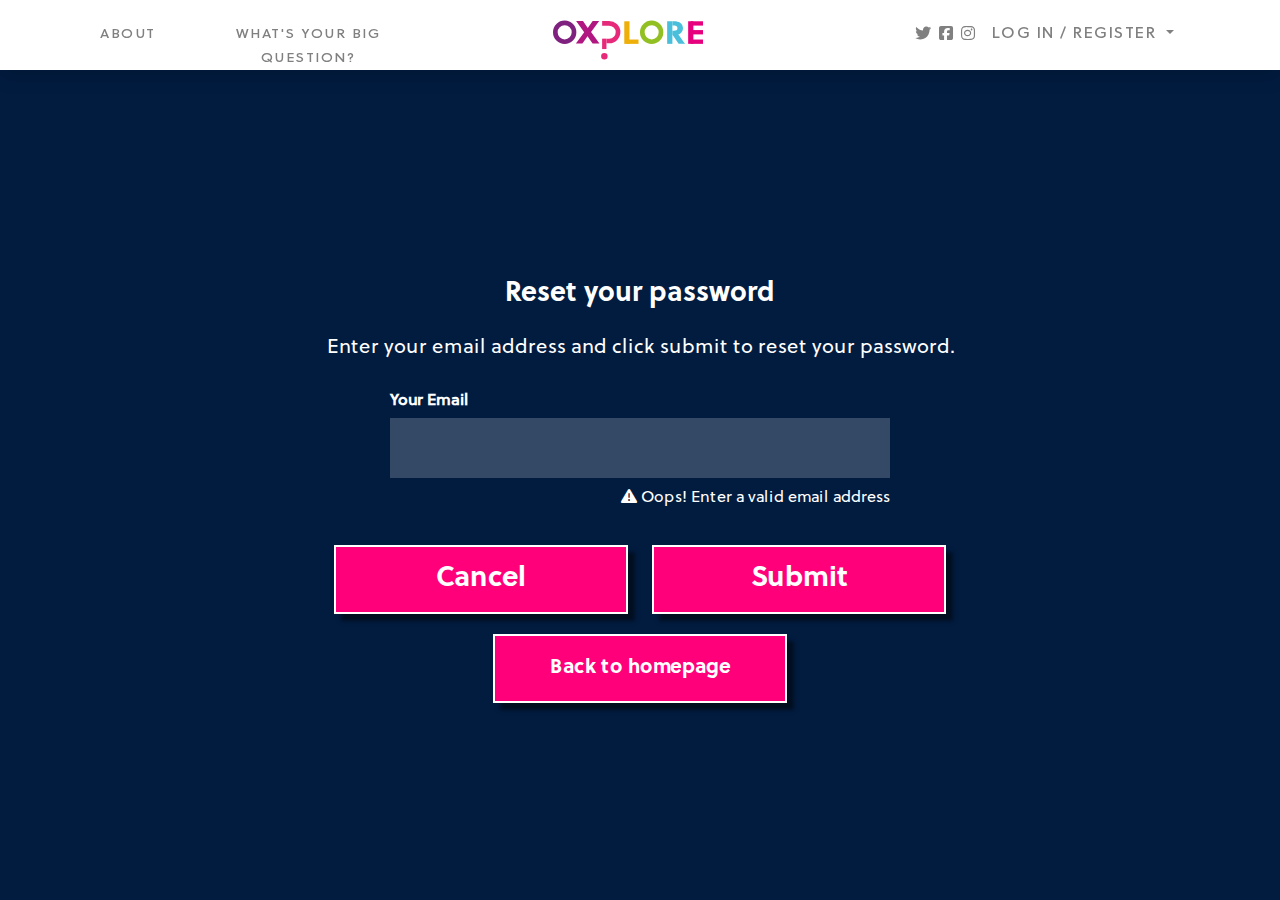
<file: pages/resetpassword.html>
<!DOCTYPE html>
<html lang="en">
  <head>
    <meta charset="UTF-8" />
    <meta name="viewport" content="width=device-width, initial-scale=1.0" />
    <link
      href="https://cdn.jsdelivr.net/npm/bootstrap@5.3.6/dist/css/bootstrap.min.css"
      rel="stylesheet"
    />
    <link
      rel="stylesheet"
      href="https://cdnjs.cloudflare.com/ajax/libs/font-awesome/6.5.0/css/all.min.css"
    />

    <link rel="stylesheet" href="../fonts/stylesheet.css" />
    <link rel="stylesheet" href="../style.css" />
    <link rel="stylesheet" href="../css/custom.css" />
    <link rel="stylesheet" href="../css/resetpassword.css" />
    <title>Reset Password</title>
  </head>
  <body>
    <div class="nav-wrapper">
      <nav
        id="topnav"
        class="navigation navbar fixed-top shadow navbar-expand-lg bg-neutral-100 navigation__top py-4 py-lg-0"
      >
        <div class="container">
          <div class="row w-100">
            <div class="col d-flex">
              <div
                class="collapse navbar-collapse w-auto"
                id="navbarTogglerDemo02"
              >
                <ul class="navbar-nav main-menu mr-auto mb-2 mb-lg-0">
                  <li class="nav-item">
                    <a class="nav-link text-uppercase" href="/about">About</a>
                  </li>
                  <li class="nav-item">
                    <a
                      class="nav-link text-uppercase"
                      href="/create-big-question"
                      >What's your big question?</a
                    >
                  </li>
                </ul>
              </div>
              <div class="offcanvas-main">
                <button type="button" class="open-btn">Menu</button>
                <div class="offcanvas" id="offcanvasMenu">
                  <span class="close-btn">×</span>
                  <ul class="offcanvas-nav text-uppercase">
                    <li><a href="/login">Log in</a></li>
                    <li><a href="/register">Register</a></li>
                    <li><a href="/events">about</a></li>
                    <li><a href="/events">what's your big question?</a></li>
                    <li><a href="/events">what's new</a></li>
                    <li><a href="/events">Events</a></li>
                    <li><a href="/about">Contact Us</a></li>
                  </ul>
                  <div class="oxford-logo"></div>
                </div>

                <div class="overlay" id="overlay"></div>
              </div>
            </div>
            <div class="col text-center">
              <a class="brand-logo-ox p-0" href="/">
                <svg
                  class="logo"
                  version="1.1"
                  xmlns="http://www.w3.org/2000/svg"
                  width="516.5px"
                  height="134.3px"
                  viewBox="0 0 516.5 134.3"
                >
                  <!-- SVG paths from original code -->
                  <style>
                    .r {
                      fill: #4abfdb;
                    }
                    .x {
                      fill: #b11780;
                    }
                    .e1 {
                      fill: none;
                      stroke: #e6007e;
                      stroke-width: 14.9;
                      stroke-miterlimit: 10;
                    }
                    .e2 {
                      fill: none;
                      stroke: #e6007e;
                      stroke-width: 18;
                      stroke-miterlimit: 10;
                    }
                    .l1 {
                      fill: none;
                      stroke: #eeaf09;
                      stroke-width: 18;
                      stroke-miterlimit: 10;
                    }
                    .l2 {
                      fill: none;
                      stroke: #eeaf09;
                      stroke-width: 14.9;
                      stroke-miterlimit: 10;
                    }
                    .other_o {
                      fill: none;
                      stroke: #92c022;
                      stroke-width: 16;
                      stroke-miterlimit: 10;
                      animation: o_animation 0.5s linear;
                      animation-delay: 0.3s;
                    }
                    .o {
                      fill: none;
                      stroke: #7f217f;
                      stroke-width: 16;
                      stroke-miterlimit: 10;
                      animation: o_animation 0.5s linear;
                      animation-delay: 0.5s;
                    }
                    .st8 {
                      fill: none;
                      stroke: #e7297a;
                      stroke-width: 11.1659;
                      stroke-miterlimit: 10;
                    }
                    .st9 {
                      fill: none;
                      stroke: #e7297a;
                      stroke-width: 14.99;
                      stroke-miterlimit: 10;
                    }
                    .st10 {
                      fill: none;
                      stroke: #e7297a;
                      stroke-width: 16.063;
                      stroke-miterlimit: 10;
                    }
                    .r_base {
                      fill: none;
                      stroke: #4abfdb;
                      stroke-width: 18;
                      stroke-miterlimit: 10;
                    }
                  </style>
                  <g>
                    <path
                      class="r"
                      d="M411.1,35.2h4.8c7.2,0,12.6-2.6,12.6-8.6c0-5.4-4.2-9.1-10.4-9.1h-6.9l0-14.9h7.3c12.8,0,29.1,6.6,29.1,23.7 c0,11.7-7.7,18.3-16.1,21.7c6.9,9.6,18.2,25.3,23.4,32.4h-22.4l-20.6-30.3h-0.8V35.2z"
                    />
                    <g class="x">
                      <path
                        class="x_l"
                        d="M118.9,54.4l-17.7,25H78.8l28.7-39l12.2-14.9l16.9-23.9H159l-27.9,37.9"
                      />
                      <path
                        class="x_r"
                        d="M107.4,40.4L79.6,1.6h23.7l16.4,23.9l11.4,14l28.8,39.9h-23.7l-17.3-25L107.4,40.4z"
                      />
                    </g>
                    <line
                      class="e1"
                      x1="516.5"
                      y1="10.1"
                      x2="474.4"
                      y2="10.1"
                    />
                    <line class="e1" x1="516.5" y1="73" x2="474.4" y2="73" />
                    <line
                      class="e1"
                      x1="516.5"
                      y1="40.4"
                      x2="474.4"
                      y2="40.4"
                    />
                    <line class="e2" x1="474.4" y1="80.4" x2="474.4" y2="2.6" />
                    <g class="l">
                      <line
                        class="l1"
                        x1="254.4"
                        y1="2.7"
                        x2="254.4"
                        y2="80.5"
                      />
                      <line class="l2" x1="254.4" y1="73" x2="294.5" y2="73" />
                    </g>
                    <path
                      class="other_o"
                      d="M371.9,40.5c0,17.9-14.4,32.5-32.2,32.5c-17.8,0-32.2-14.5-32.2-32.5S321.9,8,339.7,8c0.2,0,0.4,0,0.6,0 C357.8,8.3,371.9,22.8,371.9,40.5z"
                    />
                    <path
                      class="o"
                      d="M72.4,40.5C72.4,58.4,58,73,40.2,73S8,58.4,8,40.5S22.4,8,40.2,8c0.2,0,0.4,0,0.6,0 C58.3,8.3,72.4,22.8,72.4,40.5z"
                    />
                    <g class="p">
                      <circle class="st8" cx="176.9" cy="123.2" r="5.6" />
                      <line
                        class="st9"
                        x1="176.6"
                        y1="98.4"
                        x2="176.6"
                        y2="62.5"
                      />
                      <path
                        class="st10"
                        d="M169.2,9.7h23.7c16.6,0,30.7,13,31.1,29.6c0.4,17.2-13.3,31.2-30.4,31.2h-9.4"
                      />
                    </g>
                    <line
                      class="r_base"
                      x1="402.1"
                      y1="80.4"
                      x2="402.1"
                      y2="2.6"
                    />
                  </g>
                </svg>
              </a>
            </div>
            <div class="col d-flex justify-content-end">
              <div
                class="d-flex justify-content-end align-items-center right-navs"
              >
                <ul class="social-icons m-0 p-0 mb-lg-0">
                  <li class="dropdown">
                    <a
                      id="twitterDropdown"
                      role="button"
                      data-bs-toggle="dropdown"
                      aria-expanded="false"
                      href="#"
                    >
                      <i class="fab fa-twitter"></i>
                    </a>
                    <ul
                      class="dropdown-menu social-dropdown"
                      aria-labelledby="twitterDropdown"
                    >
                      <li>
                        <a
                          class="dropdown-item"
                          href="http://twitter.com/letsoxplore"
                          target="_blank"
                          >Follow</a
                        >
                      </li>
                      <li>
                        <a
                          class="dropdown-item"
                          href="https://twitter.com/intent/tweet?text=Check+out+Oxplore%2C+the+home+of+big+questions&amp;url=https%3A%2F%2Foxplore.org%2Fquestion-detail%2Fis-fantasy-better-than-real-life&amp;via=letsoxplore&amp;hashtags=oxplore,discover"
                          >Share</a
                        >
                      </li>
                    </ul>
                  </li>
                  <li class="dropdown">
                    <a
                      id="facebookDropdown"
                      role="button"
                      data-bs-toggle="dropdown"
                      aria-expanded="false"
                      href="#"
                    >
                      <i class="fab fa-facebook-square"></i>
                    </a>
                    <ul
                      class="dropdown-menu social-dropdown"
                      aria-labelledby="facebookDropdown"
                    >
                      <li>
                        <a
                          class="dropdown-item"
                          href="http://facebook.com/letsoxplore"
                          target="_blank"
                          >Follow</a
                        >
                      </li>
                      <li>
                        <a
                          class="dropdown-item"
                          href="http://facebook.com/sharer/sharer.php?u=https%3A%2F%2Foxplore.org%2Fquestion-detail%2Fis-fantasy-better-than-real-life"
                          target="_blank"
                          >Share</a
                        >
                      </li>
                    </ul>
                  </li>
                  <li class="dropdown">
                    <a
                      id="instagramDropdown"
                      role="button"
                      data-bs-toggle="dropdown"
                      aria-expanded="false"
                      href="#"
                    >
                      <i class="fab fa-instagram"></i>
                    </a>
                    <ul
                      class="dropdown-menu social-dropdown"
                      aria-labelledby="instagramDropdown"
                    >
                      <li>
                        <a
                          class="dropdown-item"
                          href="http://instagram.com/letsoxplore"
                          target="_blank"
                          >Follow</a
                        >
                      </li>
                    </ul>
                  </li>
                </ul>
                <ul class="navbar-nav dropmenu navbar-right mb-2 mb-lg-0">
                  <li class="dropdown text-uppercase m-0">
                    <a
                      class="nav-link dropdown-toggle p-0"
                      href="#"
                      id="navbarDropdown"
                      role="button"
                      data-bs-toggle="dropdown"
                      aria-expanded="false"
                    >
                      Log in / register
                    </a>
                    <ul
                      class="dropdown-menu text-uppercase"
                      aria-labelledby="navbarDropdown"
                    >
                      <li><a class="dropdown-item" href="/login">Log in</a></li>
                      <li>
                        <a class="dropdown-item" href="/register">Register</a>
                      </li>
                      <li>
                        <a class="dropdown-item" href="/events">what's new</a>
                      </li>
                      <li>
                        <a class="dropdown-item" href="/events">Events</a>
                      </li>

                      <li>
                        <a class="dropdown-item" href="/about">Contact Us</a>
                      </li>
                      <li>
                        <a class="dropdown-item" href="/about">Teachers</a>
                      </li>
                    </ul>
                  </li>
                </ul>
              </div>
              <button
                class="navbar-toggler"
                type="button"
                data-bs-toggle="collapse"
                data-bs-target="#navbarTogglerDemo02"
                aria-controls="navbarTogglerDemo02"
                aria-expanded="false"
                aria-label="Toggle navigation"
              >
                <span class="navbar-toggler-icon"
                  ><i class="fas fa-bars"></i
                ></span>
              </button>
            </div>
          </div>
        </div>
      </nav>
    </div>

    <main>
      <section id="resetPassword" class="reset-password text-white">
        <div class="container">
          <div class="table-container">
            <div class="table-cell">
              <div class="inner">
                <h1>Reset your password</h1>
                <h2>
                  Enter your email address and click submit to reset your
                  password.
                </h2>
                <div class="field-container">
                  <label for="email">Your Email </label>
                  <input type="text" id="email" />
                  <div class="error">
                    <i
                      class="fa fa-exclamation-triangle"
                      aria-hidden="true"
                    ></i>
                    Oops! Enter a valid email address
                  </div>
                </div>

                <div class="btn-container">
                  <a href="#" class="btn cancel"> Cancel </a>
                  <a href="#" class="btn submit"> Submit </a>
                </div>

                <a href="#" class="btn submit back-home"> Back to homepage </a>
              </div>
            </div>
          </div>
        </div>
      </section>
    </main>

    <!-- Bootstrap JS bundle -->
    <script src="https://cdn.jsdelivr.net/npm/bootstrap@5.3.6/dist/js/bootstrap.bundle.min.js"></script>

    <script>
      document.addEventListener("DOMContentLoaded", function () {
        const navbar = document.getElementById("topnav");
        const navbarHeight = navbar.offsetHeight;
        document.body.style.paddingTop = `${navbarHeight}px`;
      });
    </script>
  </body>
</html>
</file>
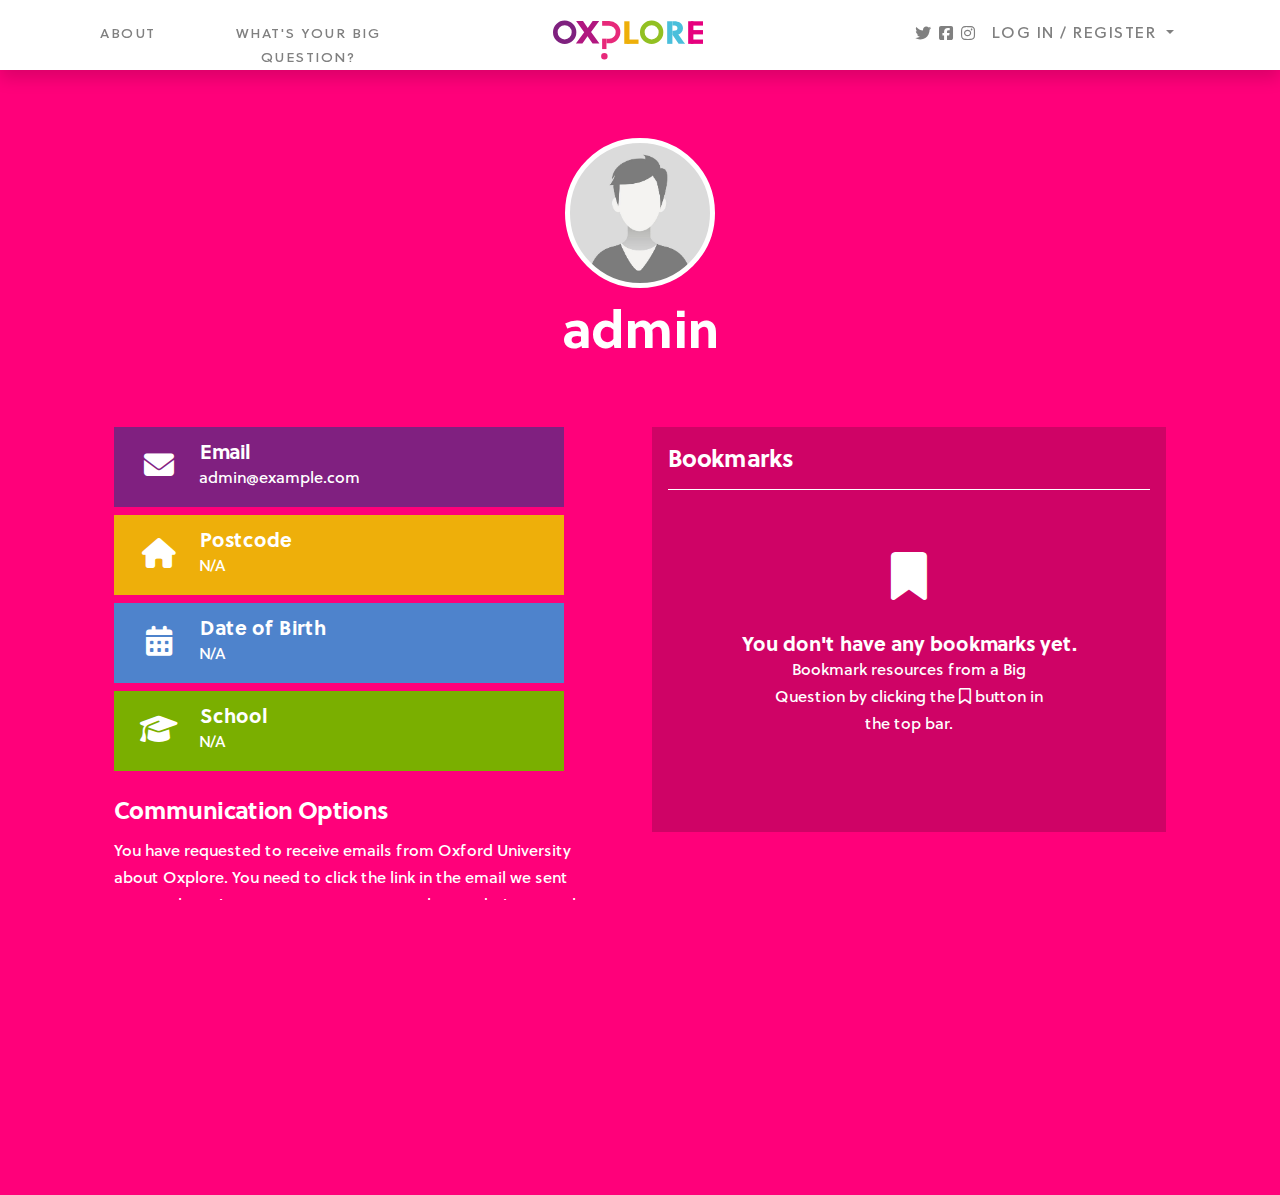
<file: pages/userdashboard.html>
<!DOCTYPE html>
<html lang="en">
  <head>
    <meta charset="UTF-8" />
    <meta name="viewport" content="width=device-width, initial-scale=1.0" />
    <link
      href="https://cdn.jsdelivr.net/npm/bootstrap@5.3.6/dist/css/bootstrap.min.css"
      rel="stylesheet"
    />
    <link
      rel="stylesheet"
      href="https://cdnjs.cloudflare.com/ajax/libs/font-awesome/6.5.0/css/all.min.css"
    />

    <link
      href="https://fonts.googleapis.com/icon?family=Material+Icons"
      rel="stylesheet"
    />

    <link rel="stylesheet" href="../fonts/stylesheet.css" />
    <link rel="stylesheet" href="../style.css" />
    <link rel="stylesheet" href="../css/custom.css" />
    <link rel="stylesheet" href="../css/userdashboard.css" />
    <title>Name Fields</title>
  </head>
  <body>
    <div class="nav-wrapper">
      <nav
        id="topnav"
        class="navigation navbar fixed-top shadow navbar-expand-lg bg-neutral-100 navigation__top py-4 py-lg-0"
      >
        <div class="container">
          <div class="row w-100">
            <div class="col d-flex">
              <div
                class="collapse navbar-collapse w-auto"
                id="navbarTogglerDemo02"
              >
                <ul class="navbar-nav main-menu mr-auto mb-2 mb-lg-0">
                  <li class="nav-item">
                    <a class="nav-link text-uppercase" href="/about">About</a>
                  </li>
                  <li class="nav-item">
                    <a
                      class="nav-link text-uppercase"
                      href="/create-big-question"
                      >What's your big question?</a
                    >
                  </li>
                </ul>
              </div>
              <div class="offcanvas-main">
                <button type="button" class="open-btn">Menu</button>
                <div class="offcanvas" id="offcanvasMenu">
                  <span class="close-btn">×</span>
                  <ul class="offcanvas-nav text-uppercase">
                    <li><a href="/login">Log in</a></li>
                    <li><a href="/register">Register</a></li>
                    <li><a href="/events">about</a></li>
                    <li><a href="/events">what's your big question?</a></li>
                    <li><a href="/events">what's new</a></li>
                    <li><a href="/events">Events</a></li>
                    <li><a href="/about">Contact Us</a></li>
                  </ul>
                  <div class="oxford-logo"></div>
                </div>

                <div class="overlay" id="overlay"></div>
              </div>
            </div>
            <div class="col text-center">
              <a class="brand-logo-ox p-0" href="/">
                <svg
                  class="logo"
                  version="1.1"
                  xmlns="http://www.w3.org/2000/svg"
                  width="516.5px"
                  height="134.3px"
                  viewBox="0 0 516.5 134.3"
                >
                  <!-- SVG paths from original code -->
                  <style>
                    .r {
                      fill: #4abfdb;
                    }
                    .x {
                      fill: #b11780;
                    }
                    .e1 {
                      fill: none;
                      stroke: #e6007e;
                      stroke-width: 14.9;
                      stroke-miterlimit: 10;
                    }
                    .e2 {
                      fill: none;
                      stroke: #e6007e;
                      stroke-width: 18;
                      stroke-miterlimit: 10;
                    }
                    .l1 {
                      fill: none;
                      stroke: #eeaf09;
                      stroke-width: 18;
                      stroke-miterlimit: 10;
                    }
                    .l2 {
                      fill: none;
                      stroke: #eeaf09;
                      stroke-width: 14.9;
                      stroke-miterlimit: 10;
                    }
                    .other_o {
                      fill: none;
                      stroke: #92c022;
                      stroke-width: 16;
                      stroke-miterlimit: 10;
                      animation: o_animation 0.5s linear;
                      animation-delay: 0.3s;
                    }
                    .o {
                      fill: none;
                      stroke: #7f217f;
                      stroke-width: 16;
                      stroke-miterlimit: 10;
                      animation: o_animation 0.5s linear;
                      animation-delay: 0.5s;
                    }
                    .st8 {
                      fill: none;
                      stroke: #e7297a;
                      stroke-width: 11.1659;
                      stroke-miterlimit: 10;
                    }
                    .st9 {
                      fill: none;
                      stroke: #e7297a;
                      stroke-width: 14.99;
                      stroke-miterlimit: 10;
                    }
                    .st10 {
                      fill: none;
                      stroke: #e7297a;
                      stroke-width: 16.063;
                      stroke-miterlimit: 10;
                    }
                    .r_base {
                      fill: none;
                      stroke: #4abfdb;
                      stroke-width: 18;
                      stroke-miterlimit: 10;
                    }
                  </style>
                  <g>
                    <path
                      class="r"
                      d="M411.1,35.2h4.8c7.2,0,12.6-2.6,12.6-8.6c0-5.4-4.2-9.1-10.4-9.1h-6.9l0-14.9h7.3c12.8,0,29.1,6.6,29.1,23.7 c0,11.7-7.7,18.3-16.1,21.7c6.9,9.6,18.2,25.3,23.4,32.4h-22.4l-20.6-30.3h-0.8V35.2z"
                    />
                    <g class="x">
                      <path
                        class="x_l"
                        d="M118.9,54.4l-17.7,25H78.8l28.7-39l12.2-14.9l16.9-23.9H159l-27.9,37.9"
                      />
                      <path
                        class="x_r"
                        d="M107.4,40.4L79.6,1.6h23.7l16.4,23.9l11.4,14l28.8,39.9h-23.7l-17.3-25L107.4,40.4z"
                      />
                    </g>
                    <line
                      class="e1"
                      x1="516.5"
                      y1="10.1"
                      x2="474.4"
                      y2="10.1"
                    />
                    <line class="e1" x1="516.5" y1="73" x2="474.4" y2="73" />
                    <line
                      class="e1"
                      x1="516.5"
                      y1="40.4"
                      x2="474.4"
                      y2="40.4"
                    />
                    <line class="e2" x1="474.4" y1="80.4" x2="474.4" y2="2.6" />
                    <g class="l">
                      <line
                        class="l1"
                        x1="254.4"
                        y1="2.7"
                        x2="254.4"
                        y2="80.5"
                      />
                      <line class="l2" x1="254.4" y1="73" x2="294.5" y2="73" />
                    </g>
                    <path
                      class="other_o"
                      d="M371.9,40.5c0,17.9-14.4,32.5-32.2,32.5c-17.8,0-32.2-14.5-32.2-32.5S321.9,8,339.7,8c0.2,0,0.4,0,0.6,0 C357.8,8.3,371.9,22.8,371.9,40.5z"
                    />
                    <path
                      class="o"
                      d="M72.4,40.5C72.4,58.4,58,73,40.2,73S8,58.4,8,40.5S22.4,8,40.2,8c0.2,0,0.4,0,0.6,0 C58.3,8.3,72.4,22.8,72.4,40.5z"
                    />
                    <g class="p">
                      <circle class="st8" cx="176.9" cy="123.2" r="5.6" />
                      <line
                        class="st9"
                        x1="176.6"
                        y1="98.4"
                        x2="176.6"
                        y2="62.5"
                      />
                      <path
                        class="st10"
                        d="M169.2,9.7h23.7c16.6,0,30.7,13,31.1,29.6c0.4,17.2-13.3,31.2-30.4,31.2h-9.4"
                      />
                    </g>
                    <line
                      class="r_base"
                      x1="402.1"
                      y1="80.4"
                      x2="402.1"
                      y2="2.6"
                    />
                  </g>
                </svg>
              </a>
            </div>
            <div class="col d-flex justify-content-end">
              <div
                class="d-flex justify-content-end align-items-center right-navs"
              >
                <ul class="social-icons m-0 p-0 mb-lg-0">
                  <li class="dropdown">
                    <a
                      id="twitterDropdown"
                      role="button"
                      data-bs-toggle="dropdown"
                      aria-expanded="false"
                      href="#"
                    >
                      <i class="fab fa-twitter"></i>
                    </a>
                    <ul
                      class="dropdown-menu social-dropdown"
                      aria-labelledby="twitterDropdown"
                    >
                      <li>
                        <a
                          class="dropdown-item"
                          href="http://twitter.com/letsoxplore"
                          target="_blank"
                          >Follow</a
                        >
                      </li>
                      <li>
                        <a
                          class="dropdown-item"
                          href="https://twitter.com/intent/tweet?text=Check+out+Oxplore%2C+the+home+of+big+questions&amp;url=https%3A%2F%2Foxplore.org%2Fquestion-detail%2Fis-fantasy-better-than-real-life&amp;via=letsoxplore&amp;hashtags=oxplore,discover"
                          >Share</a
                        >
                      </li>
                    </ul>
                  </li>
                  <li class="dropdown">
                    <a
                      id="facebookDropdown"
                      role="button"
                      data-bs-toggle="dropdown"
                      aria-expanded="false"
                      href="#"
                    >
                      <i class="fab fa-facebook-square"></i>
                    </a>
                    <ul
                      class="dropdown-menu social-dropdown"
                      aria-labelledby="facebookDropdown"
                    >
                      <li>
                        <a
                          class="dropdown-item"
                          href="http://facebook.com/letsoxplore"
                          target="_blank"
                          >Follow</a
                        >
                      </li>
                      <li>
                        <a
                          class="dropdown-item"
                          href="http://facebook.com/sharer/sharer.php?u=https%3A%2F%2Foxplore.org%2Fquestion-detail%2Fis-fantasy-better-than-real-life"
                          target="_blank"
                          >Share</a
                        >
                      </li>
                    </ul>
                  </li>
                  <li class="dropdown">
                    <a
                      id="instagramDropdown"
                      role="button"
                      data-bs-toggle="dropdown"
                      aria-expanded="false"
                      href="#"
                    >
                      <i class="fab fa-instagram"></i>
                    </a>
                    <ul
                      class="dropdown-menu social-dropdown"
                      aria-labelledby="instagramDropdown"
                    >
                      <li>
                        <a
                          class="dropdown-item"
                          href="http://instagram.com/letsoxplore"
                          target="_blank"
                          >Follow</a
                        >
                      </li>
                    </ul>
                  </li>
                </ul>
                <ul class="navbar-nav dropmenu navbar-right mb-2 mb-lg-0">
                  <li class="dropdown text-uppercase m-0">
                    <a
                      class="nav-link dropdown-toggle p-0"
                      href="#"
                      id="navbarDropdown"
                      role="button"
                      data-bs-toggle="dropdown"
                      aria-expanded="false"
                    >
                      Log in / register
                    </a>
                    <ul
                      class="dropdown-menu text-uppercase"
                      aria-labelledby="navbarDropdown"
                    >
                      <li><a class="dropdown-item" href="/login">Log in</a></li>
                      <li>
                        <a class="dropdown-item" href="/register">Register</a>
                      </li>
                      <li>
                        <a class="dropdown-item" href="/events">what's new</a>
                      </li>
                      <li>
                        <a class="dropdown-item" href="/events">Events</a>
                      </li>

                      <li>
                        <a class="dropdown-item" href="/about">Contact Us</a>
                      </li>
                      <li>
                        <a class="dropdown-item" href="/about">Teachers</a>
                      </li>
                    </ul>
                  </li>
                </ul>
              </div>
              <button
                class="navbar-toggler"
                type="button"
                data-bs-toggle="collapse"
                data-bs-target="#navbarTogglerDemo02"
                aria-controls="navbarTogglerDemo02"
                aria-expanded="false"
                aria-label="Toggle navigation"
              >
                <span class="navbar-toggler-icon"
                  ><i class="fas fa-bars"></i
                ></span>
              </button>
            </div>
          </div>
        </div>
      </nav>
    </div>

    <main>
      <section id="userDashboard" class="user-dashboard text-white">
        <div class="container">
          <div class="table-container">
            <div class="table-cell">
              <div class="inner">
                <div class="container">
                  <div class="row align-items-center">
                    <div class="col">
                      <div class="user-profile text-center mt-5">
                        <div
                          class="user-img"
                          id="avatarTrigger"
                          style="
                            background-image: url(../images/placeholder-avatar.jpg);
                          "
                        ></div>
                        <h2>admin</h2>
                      </div>
                    </div>
                  </div>
                </div>

                <div class="container user-info-main">
                  <div class="row align-items-start">
                    <div class="col-sm">
                      <div class="user-info-details">
                        <div
                          class="user-card-main mb-2 card-purple-bg d-flex align-items-center"
                        >
                          <div class="card-icon">
                            <i class="fa fa-envelope" aria-hidden="true"></i>
                          </div>
                          <div class="card-user-info gap-2">
                            <h3>Email</h3>
                            <div class="input-container">
                              <div class="input-group">
                                <span class="input-text"></span>

                                <input
                                  type="text"
                                  class="inline-edit"
                                  value="admin@example.com"
                                />

                                <span class="input-icon">
                                  <svg
                                    xmlns="http://www.w3.org/2000/svg"
                                    width="24"
                                    height="24"
                                    viewBox="0 0 24 24"
                                  >
                                    <path
                                      fill="none"
                                      stroke="currentColor"
                                      stroke-linecap="round"
                                      stroke-linejoin="round"
                                      stroke-width="2"
                                      d="m5 16l-1 4l4-1L19.586 7.414a2 2 0 0 0 0-2.828
                     l-.172-.172a2 2 0 0 0-2.828 0zM15 6l3 3m-5 11h8"
                                    />
                                  </svg>
                                </span>

                                <span class="material-icons check-icon"
                                  >done</span
                                >
                              </div>
                            </div>
                          </div>
                        </div>

                        <!-- Postcode -->
                        <div
                          class="user-card-main mb-2 card-yellow-bg d-flex align-items-center"
                        >
                          <div class="card-icon">
                            <i class="fa fa-home" aria-hidden="true"></i>
                          </div>
                          <div class="card-user-info gap-2">
                            <h3>Postcode</h3>
                            <div class="input-container">
                              <div class="input-group">
                                <span class="input-text"></span>

                                <input
                                  type="text"
                                  class="inline-edit"
                                  value=""
                                />

                                <span class="input-icon">
                                  <svg
                                    xmlns="http://www.w3.org/2000/svg"
                                    width="24"
                                    height="24"
                                    viewBox="0 0 24 24"
                                  >
                                    <path
                                      fill="none"
                                      stroke="currentColor"
                                      stroke-linecap="round"
                                      stroke-linejoin="round"
                                      stroke-width="2"
                                      d="m5 16l-1 4l4-1L19.586 7.414a2 2 0 0 0 0-2.828
                     l-.172-.172a2 2 0 0 0-2.828 0zM15 6l3 3m-5 11h8"
                                    />
                                  </svg>
                                </span>

                                <span class="material-icons check-icon"
                                  >done</span
                                >
                              </div>
                            </div>
                          </div>
                        </div>

                        <!-- Date of Birth -->
                        <div
                          class="user-card-main mb-2 card-blue-bg d-flex align-items-center"
                        >
                          <div class="card-icon">
                            <i class="fa-solid fa-calendar-days"></i>
                          </div>
                          <div class="card-user-info gap-2">
                            <h3>Date of Birth</h3>
                            <div class="input-container">
                              <div class="input-group">
                                <span class="input-text"></span>
                                <input
                                  type="text"
                                  class="inline-edit"
                                  value=""
                                />
                                <span class="input-icon">
                                  <svg
                                    xmlns="http://www.w3.org/2000/svg"
                                    width="24"
                                    height="24"
                                    viewBox="0 0 24 24"
                                  >
                                    <path
                                      fill="none"
                                      stroke="currentColor"
                                      stroke-linecap="round"
                                      stroke-linejoin="round"
                                      stroke-width="2"
                                      d="m5 16l-1 4l4-1L19.586 7.414a2 2 0 0 0 0-2.828
                     l-.172-.172a2 2 0 0 0-2.828 0zM15 6l3 3m-5 11h8"
                                    />
                                  </svg>
                                </span>
                                <span class="material-icons check-icon"
                                  >done</span
                                >
                              </div>
                            </div>
                          </div>
                        </div>

                        <!-- School -->
                        <div
                          class="user-card-main mb-2 card-green-bg d-flex align-items-center"
                        >
                          <div class="card-icon">
                            <i
                              class="fa fa-graduation-cap"
                              aria-hidden="true"
                            ></i>
                          </div>
                          <div class="card-user-info gap-2">
                            <h3>School</h3>
                            <div class="input-container">
                              <div class="input-group">
                                <span class="input-text"></span>
                                <input
                                  type="text"
                                  class="inline-edit"
                                  value=""
                                />
                                <span class="input-icon">
                                  <svg
                                    xmlns="http://www.w3.org/2000/svg"
                                    width="24"
                                    height="24"
                                    viewBox="0 0 24 24"
                                  >
                                    <path
                                      fill="none"
                                      stroke="currentColor"
                                      stroke-linecap="round"
                                      stroke-linejoin="round"
                                      stroke-width="2"
                                      d="m5 16l-1 4l4-1L19.586 7.414a2 2 0 0 0 0-2.828
                     l-.172-.172a2 2 0 0 0-2.828 0zM15 6l3 3m-5 11h8"
                                    />
                                  </svg>
                                </span>
                                <span class="material-icons check-icon"
                                  >done</span
                                >
                              </div>
                            </div>
                          </div>
                        </div>
                      </div>

                      <div class="communi-optin mt-4">
                        <h2>Communication Options</h2>
                        <div class="inner-content">
                          <p>
                            You have requested to receive emails from Oxford
                            University about Oxplore. You need to click the link
                            in the email we sent to complete sign up, or contact
                            us on
                            <a
                              href="mailto:oxplore@admin.ox.ac.uk"
                              data-value="1"
                              class="signup-email"
                              >oxplore@admin.ox.ac.uk</a
                            >
                            if you need some help.
                          </p>
                        </div>
                      </div>
                      <div class="account-optin mt-4 mb-4 text-start">
                        <h2>Account Options</h2>
                        <div class="inner-content">
                          <p>
                            Deactivating your account will remove your visible
                            data (comments, bookmarks, etc) and disable your
                            account.
                          </p>
                          <a
                            href="#"
                            id="deactivate-account"
                            class="btn btn-deact purple-bg"
                            >Deactivate my account</a
                          >
                        </div>
                      </div>
                    </div>

                    <div class="col-sm">
                      <div class="bookmarks-card">
                        <h2 class="bookm-head">Bookmarks</h2>
                        <div class="empty-bookmarks text-center py-5">
                          <div class="empty-bookmarks-icon">
                            <i class="fa-solid fa-bookmark"></i>
                          </div>
                          <h3>You don't have any bookmarks yet.</h3>
                          <p>
                            Bookmark resources from a Big Question by clicking
                            the <i class="fa-regular fa-bookmark"></i> button in
                            the top bar.
                          </p>
                        </div>
                      </div>
                    </div>
                  </div>
                </div>
              </div>
            </div>
          </div>
        </div>
      </section>
    </main>

    <!-- Bootstrap JS bundle -->
    <script src="https://cdn.jsdelivr.net/npm/bootstrap@5.3.6/dist/js/bootstrap.bundle.min.js"></script>

    <script>
      document.addEventListener("DOMContentLoaded", function () {
        const navbar = document.getElementById("topnav");
        const navbarHeight = navbar.offsetHeight;
        document.body.style.paddingTop = `${navbarHeight}px`;
      });
    </script>

    <script>
      document.addEventListener("DOMContentLoaded", () => {
        document
          .querySelectorAll(".input-container .input-group")
          .forEach((group) => {
            const input = group.querySelector(".inline-edit");
            const pencil = group.querySelector(".input-icon");
            const done = group.querySelector(".check-icon");

            // build & insert the “display” span
            const txt = document.createElement("span");
            txt.classList.add("input-text");
            const initial = input.value.trim();
            txt.textContent = initial || "N/A";
            group.insertBefore(txt, input);

            // enable hover-fade on edit icon
            group.addEventListener("mouseenter", () => {
              if (!group.classList.contains("editing"))
                pencil.style.opacity = 1;
            });
            group.addEventListener("mouseleave", () => {
              if (!group.classList.contains("editing"))
                pencil.style.opacity = 0;
            });

            // click edit → switch to edit mode
            pencil.addEventListener("click", (e) => {
              e.stopPropagation();
              group.classList.add("editing");
              txt.style.display = "none";
              input.style.display = "inline-block";
              // prefill with previous text (if any)
              input.value = initial !== "" ? initial : "";
              input.focus();
            });

            //  click ✔︎ → save and exit edit mode
            done.addEventListener("click", () => {
              group.classList.remove("editing");
              const v = input.value.trim();
              txt.textContent = v || "N/A";
              txt.style.display = "inline-block";
              input.style.display = "none";
            });
          });
      });
    </script>
  </body>
</html>
</file>
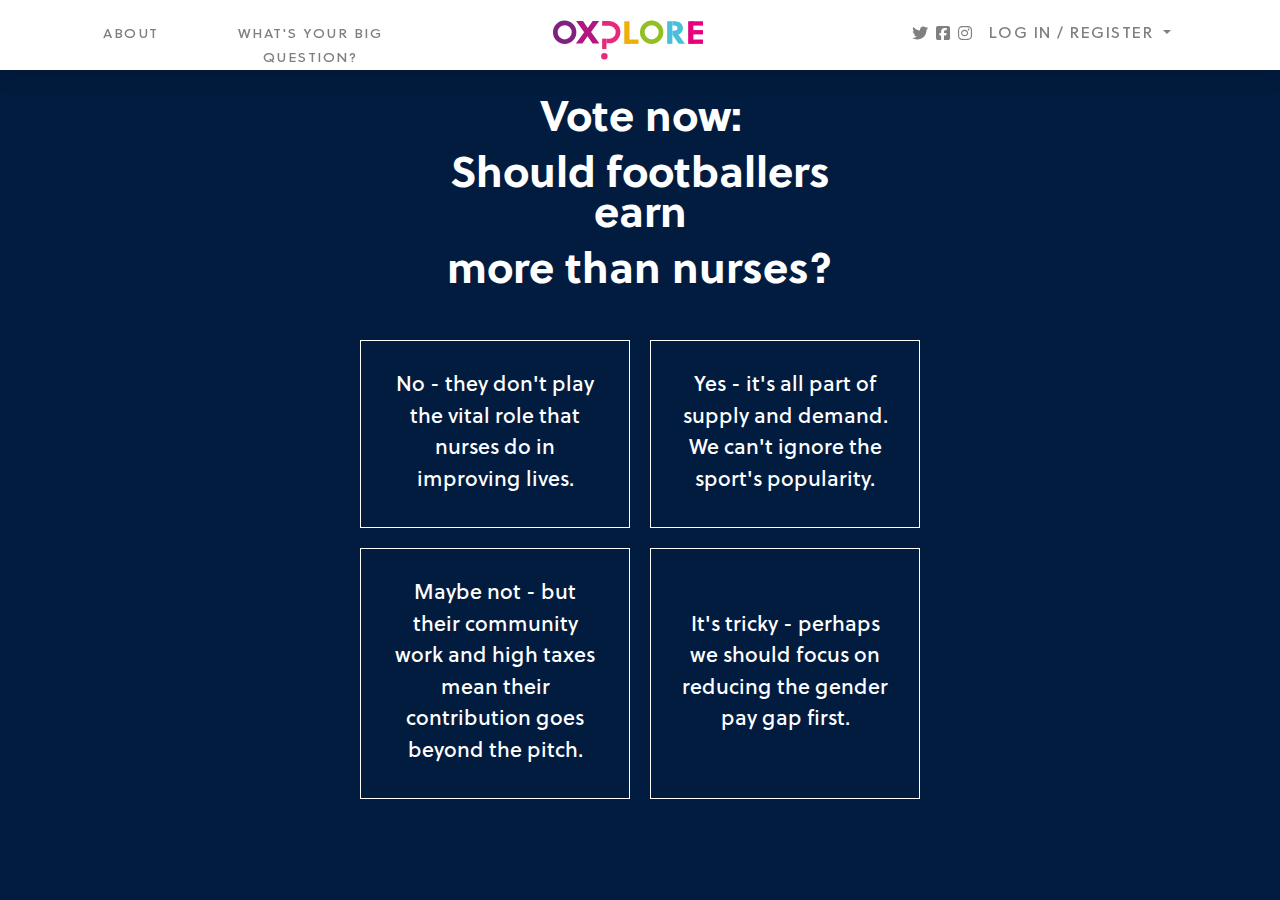
<file: pages/vote.html>
<!DOCTYPE html>
<html lang="en">
  <head>
    <meta charset="UTF-8" />
    <meta name="viewport" content="width=device-width, initial-scale=1.0" />
    <!-- Bootstrap & your CSS -->
    <link
      href="https://cdn.jsdelivr.net/npm/bootstrap@5.3.6/dist/css/bootstrap.min.css"
      rel="stylesheet"
    />
    <link
      rel="stylesheet"
      href="https://cdnjs.cloudflare.com/ajax/libs/font-awesome/6.5.0/css/all.min.css"
    />

    <link rel="stylesheet" href="../fonts/stylesheet.css" />
    <link rel="stylesheet" href="../style.css" />
    <link rel="stylesheet" href="../css/custom.css" />
    <link rel="stylesheet" href="../css/vote.css" />
    <title>Vote</title>
  </head>
  <body>
    <div class="nav-wrapper">
      <nav
        id="topnav"
        class="navigation navbar fixed-top shadow navbar-expand-lg bg-neutral-100 navigation__top py-4 py-lg-0"
      >
        <div class="container">
          <div class="row w-100">
            <div class="col d-flex">
              <div
                class="collapse navbar-collapse w-auto"
                id="navbarTogglerDemo02"
              >
                <ul class="navbar-nav main-menu mr-auto mb-2 mb-lg-0">
                  <li class="nav-item">
                    <a class="nav-link text-uppercase" href="/about">About</a>
                  </li>
                  <li class="nav-item">
                    <a
                      class="nav-link text-uppercase"
                      href="/create-big-question"
                      >What's your big question?</a
                    >
                  </li>
                </ul>
              </div>
              <div class="offcanvas-main">
                <button type="button" class="open-btn">Menu</button>
                <div class="offcanvas" id="offcanvasMenu">
                  <span class="close-btn">×</span>
                  <ul class="offcanvas-nav text-uppercase">
                    <li><a href="/login">Log in</a></li>
                    <li><a href="/register">Register</a></li>
                    <li><a href="/events">about</a></li>
                    <li><a href="/events">what's your big question?</a></li>
                    <li><a href="/events">what's new</a></li>
                    <li><a href="/events">Events</a></li>
                    <li><a href="/about">Contact Us</a></li>
                  </ul>
                  <div class="oxford-logo"></div>
                </div>

                <div class="overlay" id="overlay"></div>
              </div>
            </div>
            <div class="col text-center">
              <a class="brand-logo-ox p-0" href="/">
                <svg
                  class="logo"
                  version="1.1"
                  xmlns="http://www.w3.org/2000/svg"
                  width="516.5px"
                  height="134.3px"
                  viewBox="0 0 516.5 134.3"
                >
                  <!-- SVG paths from original code -->
                  <style>
                    .r {
                      fill: #4abfdb;
                    }
                    .x {
                      fill: #b11780;
                    }
                    .e1 {
                      fill: none;
                      stroke: #e6007e;
                      stroke-width: 14.9;
                      stroke-miterlimit: 10;
                    }
                    .e2 {
                      fill: none;
                      stroke: #e6007e;
                      stroke-width: 18;
                      stroke-miterlimit: 10;
                    }
                    .l1 {
                      fill: none;
                      stroke: #eeaf09;
                      stroke-width: 18;
                      stroke-miterlimit: 10;
                    }
                    .l2 {
                      fill: none;
                      stroke: #eeaf09;
                      stroke-width: 14.9;
                      stroke-miterlimit: 10;
                    }
                    .other_o {
                      fill: none;
                      stroke: #92c022;
                      stroke-width: 16;
                      stroke-miterlimit: 10;
                      animation: o_animation 0.5s linear;
                      animation-delay: 0.3s;
                    }
                    .o {
                      fill: none;
                      stroke: #7f217f;
                      stroke-width: 16;
                      stroke-miterlimit: 10;
                      animation: o_animation 0.5s linear;
                      animation-delay: 0.5s;
                    }
                    .st8 {
                      fill: none;
                      stroke: #e7297a;
                      stroke-width: 11.1659;
                      stroke-miterlimit: 10;
                    }
                    .st9 {
                      fill: none;
                      stroke: #e7297a;
                      stroke-width: 14.99;
                      stroke-miterlimit: 10;
                    }
                    .st10 {
                      fill: none;
                      stroke: #e7297a;
                      stroke-width: 16.063;
                      stroke-miterlimit: 10;
                    }
                    .r_base {
                      fill: none;
                      stroke: #4abfdb;
                      stroke-width: 18;
                      stroke-miterlimit: 10;
                    }
                  </style>
                  <g>
                    <path
                      class="r"
                      d="M411.1,35.2h4.8c7.2,0,12.6-2.6,12.6-8.6c0-5.4-4.2-9.1-10.4-9.1h-6.9l0-14.9h7.3c12.8,0,29.1,6.6,29.1,23.7 c0,11.7-7.7,18.3-16.1,21.7c6.9,9.6,18.2,25.3,23.4,32.4h-22.4l-20.6-30.3h-0.8V35.2z"
                    />
                    <g class="x">
                      <path
                        class="x_l"
                        d="M118.9,54.4l-17.7,25H78.8l28.7-39l12.2-14.9l16.9-23.9H159l-27.9,37.9"
                      />
                      <path
                        class="x_r"
                        d="M107.4,40.4L79.6,1.6h23.7l16.4,23.9l11.4,14l28.8,39.9h-23.7l-17.3-25L107.4,40.4z"
                      />
                    </g>
                    <line
                      class="e1"
                      x1="516.5"
                      y1="10.1"
                      x2="474.4"
                      y2="10.1"
                    />
                    <line class="e1" x1="516.5" y1="73" x2="474.4" y2="73" />
                    <line
                      class="e1"
                      x1="516.5"
                      y1="40.4"
                      x2="474.4"
                      y2="40.4"
                    />
                    <line class="e2" x1="474.4" y1="80.4" x2="474.4" y2="2.6" />
                    <g class="l">
                      <line
                        class="l1"
                        x1="254.4"
                        y1="2.7"
                        x2="254.4"
                        y2="80.5"
                      />
                      <line class="l2" x1="254.4" y1="73" x2="294.5" y2="73" />
                    </g>
                    <path
                      class="other_o"
                      d="M371.9,40.5c0,17.9-14.4,32.5-32.2,32.5c-17.8,0-32.2-14.5-32.2-32.5S321.9,8,339.7,8c0.2,0,0.4,0,0.6,0 C357.8,8.3,371.9,22.8,371.9,40.5z"
                    />
                    <path
                      class="o"
                      d="M72.4,40.5C72.4,58.4,58,73,40.2,73S8,58.4,8,40.5S22.4,8,40.2,8c0.2,0,0.4,0,0.6,0 C58.3,8.3,72.4,22.8,72.4,40.5z"
                    />
                    <g class="p">
                      <circle class="st8" cx="176.9" cy="123.2" r="5.6" />
                      <line
                        class="st9"
                        x1="176.6"
                        y1="98.4"
                        x2="176.6"
                        y2="62.5"
                      />
                      <path
                        class="st10"
                        d="M169.2,9.7h23.7c16.6,0,30.7,13,31.1,29.6c0.4,17.2-13.3,31.2-30.4,31.2h-9.4"
                      />
                    </g>
                    <line
                      class="r_base"
                      x1="402.1"
                      y1="80.4"
                      x2="402.1"
                      y2="2.6"
                    />
                  </g>
                </svg>
              </a>
            </div>
            <div class="col d-flex justify-content-end">
              <div
                class="d-flex justify-content-end align-items-center right-navs"
              >
                <ul class="social-icons m-0 p-0 mb-lg-0">
                  <li class="dropdown">
                    <a
                      id="twitterDropdown"
                      role="button"
                      data-bs-toggle="dropdown"
                      aria-expanded="false"
                      href="#"
                    >
                      <i class="fab fa-twitter"></i>
                    </a>
                    <ul
                      class="dropdown-menu social-dropdown"
                      aria-labelledby="twitterDropdown"
                    >
                      <li>
                        <a
                          class="dropdown-item"
                          href="http://twitter.com/letsoxplore"
                          target="_blank"
                          >Follow</a
                        >
                      </li>
                      <li>
                        <a
                          class="dropdown-item"
                          href="https://twitter.com/intent/tweet?text=Check+out+Oxplore%2C+the+home+of+big+questions&amp;url=https%3A%2F%2Foxplore.org%2Fquestion-detail%2Fis-fantasy-better-than-real-life&amp;via=letsoxplore&amp;hashtags=oxplore,discover"
                          >Share</a
                        >
                      </li>
                    </ul>
                  </li>
                  <li class="dropdown">
                    <a
                      id="facebookDropdown"
                      role="button"
                      data-bs-toggle="dropdown"
                      aria-expanded="false"
                      href="#"
                    >
                      <i class="fab fa-facebook-square"></i>
                    </a>
                    <ul
                      class="dropdown-menu social-dropdown"
                      aria-labelledby="facebookDropdown"
                    >
                      <li>
                        <a
                          class="dropdown-item"
                          href="http://facebook.com/letsoxplore"
                          target="_blank"
                          >Follow</a
                        >
                      </li>
                      <li>
                        <a
                          class="dropdown-item"
                          href="http://facebook.com/sharer/sharer.php?u=https%3A%2F%2Foxplore.org%2Fquestion-detail%2Fis-fantasy-better-than-real-life"
                          target="_blank"
                          >Share</a
                        >
                      </li>
                    </ul>
                  </li>
                  <li class="dropdown">
                    <a
                      id="instagramDropdown"
                      role="button"
                      data-bs-toggle="dropdown"
                      aria-expanded="false"
                      href="#"
                    >
                      <i class="fab fa-instagram"></i>
                    </a>
                    <ul
                      class="dropdown-menu social-dropdown"
                      aria-labelledby="instagramDropdown"
                    >
                      <li>
                        <a
                          class="dropdown-item"
                          href="http://instagram.com/letsoxplore"
                          target="_blank"
                          >Follow</a
                        >
                      </li>
                    </ul>
                  </li>
                </ul>
                <ul class="navbar-nav dropmenu navbar-right mb-2 mb-lg-0">
                  <li class="dropdown text-uppercase m-0">
                    <a
                      class="nav-link dropdown-toggle p-0"
                      href="#"
                      id="navbarDropdown"
                      role="button"
                      data-bs-toggle="dropdown"
                      aria-expanded="false"
                    >
                      Log in / register
                    </a>
                    <ul
                      class="dropdown-menu text-uppercase"
                      aria-labelledby="navbarDropdown"
                    >
                      <li><a class="dropdown-item" href="/login">Log in</a></li>
                      <li>
                        <a class="dropdown-item" href="/register">Register</a>
                      </li>
                      <li>
                        <a class="dropdown-item" href="/events">what's new</a>
                      </li>
                      <li>
                        <a class="dropdown-item" href="/events">Events</a>
                      </li>

                      <li>
                        <a class="dropdown-item" href="/about">Contact Us</a>
                      </li>
                      <li>
                        <a class="dropdown-item" href="/about">Teachers</a>
                      </li>
                    </ul>
                  </li>
                </ul>
              </div>
              <button
                class="navbar-toggler"
                type="button"
                data-bs-toggle="collapse"
                data-bs-target="#navbarTogglerDemo02"
                aria-controls="navbarTogglerDemo02"
                aria-expanded="false"
                aria-label="Toggle navigation"
              >
                <span class="navbar-toggler-icon"
                  ><i class="fas fa-bars"></i
                ></span>
              </button>
            </div>
          </div>
        </div>
      </nav>
    </div>

    <main>
      <section
        id="votePage"
        class="vote-page bg-blue-600 text-white text-center"
      >
        <div class="container">
          <div class="sub-header-section">
            <h2 class="fw-bold">
              <div>Vote now:</div>
              <div class="mt-3">Should footballers <br />earn</div>
              <div class="mt-3">more than nurses?</div>
            </h2>
          </div>
          <div class="voting-options">
            <div class="option-row">
              <div class="option" data-id="1">
                <div class="vote-overlay"></div>
                <div class="score"><span class="count">18%</span></div>
                <p>
                  No - they don't play the vital role that nurses do in
                  improving lives.
                </p>
              </div>
              <div class="option" data-id="2">
                <div class="vote-overlay"></div>
                <div class="score"><span class="count">76%</span></div>
                <p>
                  Yes - it's all part of supply and demand. We can't ignore the
                  sport's popularity.
                </p>
              </div>
            </div>

            <div class="option-row">
              <div class="option" data-id="3">
                <div class="vote-overlay"></div>
                <div class="score"><span class="count">4%</span></div>
                <p>
                  Maybe not - but their community work and high taxes mean their
                  contribution goes beyond the pitch.
                </p>
              </div>
              <div class="option" data-id="4">
                <div class="vote-overlay"></div>
                <div class="score"><span class="count">2%</span></div>
                <p>
                  It's tricky - perhaps we should focus on reducing the gender
                  pay gap first.
                </p>
              </div>
            </div>
          </div>

          <div class="homepage-link d-none">
            <a href="/" class="btn">More big questions</a>
          </div>

          <div class="more d-none">
            <p>This way for comments</p>
            <img src="../images/down-arrow.svg" alt="down arrow" />
          </div>
        </div>
      </section>

      <section
        id="comment"
        class="comment-section bg-blue-600 text-white text-center d-none"
      >
        <div class="inner">
          <h1>Comments</h1>

          <div id="comment-container" class="field-container">
            <p class="not-logged-in-message">
              You need to <a href="/login">log in</a> to leave a comment.
            </p>
          </div>

          <ul class="comments-list">
            <li class="comment" data-commentid="1037" data-userid="11766">
              <div class="comment-left">
                <div class="avatar"></div>
              </div>
              <!--
     -->
              <div class="comment-right">
                <div class="nickname">parks 6</div>
                <div class="comment-text">
                  The Government could step in, at least increase the wage for
                  nurses, not good.
                </div>
                <div class="timing">
                  <div class="date">3 Mar 2025</div>
                  <div class="elapsedTime">3 months ago</div>
                </div>
                <div class="flagged">
                  <span class="fade">This comment has been flagged</span>
                </div>
              </div>
            </li>

            <li class="comment" data-commentid="1036" data-userid="11766">
              <div class="comment-left">
                <div class="avatar"></div>
              </div>
              <!--
     -->
              <div class="comment-right">
                <div class="nickname">parks 6</div>
                <div class="comment-text">
                  The Government could step in, at least increase the wage for
                  nurses, not good.
                </div>
                <div class="timing">
                  <div class="date">3 Mar 2025</div>
                  <div class="elapsedTime">3 months ago</div>
                </div>
                <div class="flagged">
                  <span
                    ><i class="fa fa-flag" aria-hidden="true"></i> Flag comment
                    for review</span
                  >
                </div>
              </div>
            </li>

            <li class="comment" data-commentid="1035" data-userid="11766">
              <div class="comment-left">
                <div class="avatar"></div>
              </div>
              <!--
     -->
              <div class="comment-right">
                <div class="nickname">parks 6</div>
                <div class="comment-text">
                  The Government could step in, at least increase the wage for
                  nurses, not good.
                </div>
                <div class="timing">
                  <div class="date">3 Mar 2025</div>
                  <div class="elapsedTime">3 months ago</div>
                </div>
                <div class="flagged">
                  <span
                    ><i class="fa fa-flag" aria-hidden="true"></i> Flag comment
                    for review</span
                  >
                </div>
              </div>
            </li>
          </ul>

          <p class="not-logged-in-message">
            <a href="/login">Log in</a> to see more comments.
          </p>
        </div>
      </section>
    </main>
    <!-- Bootstrap JS bundle -->
    <script src="https://cdn.jsdelivr.net/npm/bootstrap@5.3.6/dist/js/bootstrap.bundle.min.js"></script>

    <script>
      document.addEventListener("DOMContentLoaded", () => {
        const options = document.querySelectorAll(".option");
        const votePage = document.querySelector(".voting-options");
        const homepageLink = document.querySelector(".homepage-link");
        const moreLink = document.querySelector(".more");
        const commentSection = document.getElementById("comment");

        const votePercents = [18, 76, 4, 2]; // Example data

        options.forEach((option, index) => {
          option.addEventListener("click", () => {
            if (votePage.classList.contains("voted")) return;

            votePage.classList.add("voted");

            options.forEach((opt, i) => {
              const overlay = opt.querySelector(".vote-overlay");
              const percent = votePercents[i];
              overlay.style.height = `${percent}%`;

              const score = opt.querySelector(".score");
              score.style.display = "block";
            });

            homepageLink.classList.remove("d-none");
            moreLink.classList.remove("d-none");
            commentSection.classList.remove("d-none"); //  Show the comment section
          });
        });
      });
    </script>
  </body>
</html>
</file>
<file: fonts/stylesheet.css>
@font-face {
    font-family: 'Soleil';
    src: url('Soleil-Bold.eot');
    src: url('Soleil-Bold.eot?#iefix') format('embedded-opentype'),
        url('Soleil-Bold.woff2') format('woff2'),
        url('Soleil-Bold.woff') format('woff'),
        url('Soleil-Bold.ttf') format('truetype'),
        url('Soleil-Bold.svg#Soleil-Bold') format('svg');
    font-weight: bold;
    font-style: normal;
    font-display: swap;
}

@font-face {
    font-family: 'Soleil Bk';
    src: url('Soleil-Book.eot');
    src: url('Soleil-Book.eot?#iefix') format('embedded-opentype'),
        url('Soleil-Book.woff2') format('woff2'),
        url('Soleil-Book.woff') format('woff'),
        url('Soleil-Book.ttf') format('truetype'),
        url('Soleil-Book.svg#Soleil-Book') format('svg');
    font-weight: normal;
    font-style: normal;
    font-display: swap;
}

@font-face {
    font-family: 'Soleil Lt';
    src: url('Soleil-Light.eot');
    src: url('Soleil-Light.eot?#iefix') format('embedded-opentype'),
        url('Soleil-Light.woff2') format('woff2'),
        url('Soleil-Light.woff') format('woff'),
        url('Soleil-Light.ttf') format('truetype'),
        url('Soleil-Light.svg#Soleil-Light') format('svg');
    font-weight: 300;
    font-style: normal;
    font-display: swap;
}

@font-face {
    font-family: 'Soleil';
    src: url('Soleil-Regular.eot');
    src: url('Soleil-Regular.eot?#iefix') format('embedded-opentype'),
        url('Soleil-Regular.woff2') format('woff2'),
        url('Soleil-Regular.woff') format('woff'),
        url('Soleil-Regular.ttf') format('truetype'),
        url('Soleil-Regular.svg#Soleil-Regular') format('svg');
    font-weight: normal;
    font-style: normal;
    font-display: swap;
}
</file>
<file: style.css>
/*--------------------------------------------------------------
TYPOGRAPHY
--------------------------------------------------------------*/

/* 1. Base (Regular) — mapped to ‘Soleil’ at weight: normal */

:root {
  --clr-primary-100: rgb(246, 141, 46);
  --clr-primary-200: rgb(247, 240, 233);
  --clr-primary-300: rgb(231, 110, 0);
  --clr-secondary-100: rgb(33, 150, 243);
  --clr-secondary-200: rgb(233, 216, 201);
  --clr-secondary-300: rgb(217, 220, 240);
  --clr-blue-100: rgb(33, 117, 177);
  --clr-blue-200: rgb(27, 99, 154);
  --clr-blue-300: rgb(21, 81, 132);
  --clr-blue-400: rgb(15, 64, 109);
  --clr-blue-500: rgb(9, 46, 86);
  --clr-blue-600: rgb(2, 28, 64);
  --clr-theme-green: rgb(146, 192, 31);
  --clr-theme-blue: rgb(40, 135, 201);
  --clr-theme-pink: rgb(255, 0, 122);
  --clr-theme-red: rgb(177, 21, 128);
  --clr-theme-maroon: rgb(128, 32, 128);
  --clr-theme-purple: rgb(66, 39, 108);
  --clr-neutral-0: rgba(0, 0, 0, 0);
  --clr-neutral-50: rgba(255, 255, 255, 0.75);
  --clr-neutral-100: rgb(255, 255, 255);
  --clr-neutral-150: rgb(232, 231, 231);
  --clr-neutral-200: rgb(242, 242, 242);
  --clr-neutral-220: rgb(219, 219, 219);
  --clr-neutral-250: rgb(229, 229, 229);
  --clr-neutral-300: rgb(112, 112, 112);
  --clr-neutral-310: rgb(115, 115, 115);
  --clr-neutral-320: rgb(128, 128, 128);
  --clr-neutral-350: rgb(77, 77, 77);
  --clr-neutral-370: rgb(180, 180, 180);
  --clr-neutral-380: rgb(184, 184, 184);
  --clr-neutral-400: rgb(96, 96, 96);
  --clr-neutral-420: rgb(57, 57, 57);
  --clr-neutral-450: rgb(3, 29, 64);
  --clr-neutral-500: rgb(0, 0, 0);
  --fs-small-300: 1rem;
  --fs-small-400: 1.125rem;
  --fs-small-500: 1.563rem;
  --fs-small-600: 1.953rem;
  --fs-small-700: 2.441rem;
  --fs-small-800: 3.052rem;
  --fs-big-300: 1rem;
  --fs-big-350: 1.1rem;
  --fs-big-400: 1.2rem;
  --fs-big-425: 1.3rem;
  --fs-big-450: 1.4rem;
  --fs-big-470: 1.6rem;
  --fs-big-500: 2rem;
  --fs-big-600: 2.7rem;
  --fs-big-700: 4rem;
  --fs-big-800: 8rem;
  --fs-300: 1rem;
  --fs-400: 1.125rem;
  --fs-500: 1.563rem;
  --fs-600: 1.953rem;
  --fs-700: 2.441rem;
  --fs-800: 3.052rem;
  --fw-thin: 200;
  --fw-light: 300;
  --fw-regular: 400;
  --fw-medium: 500;
  --fw-semi-bold: 600;
  --fw-bold: 700;
  --fw-bolder: 900;
  --op-100: 0.05;
  --op-200: 0.08;
  --op-300: 0.1;
  --op-400: 0.15;
  --op-500: 0.2;
  --op-600: 0.5;
  --op-700: 0.75;
  --op-800: 1;
}


.txt-primary-100 {
  color: var(--clr-primary-100) !important;
}

.bg-primary-100 {
  background-color: var(--clr-primary-100) !important;
}

.border-primary-100 {
  border-color: var(--clr-primary-100) !important;
}

.txt-primary-200 {
  color: var(--clr-primary-200) !important;
}

.bg-primary-200 {
  background-color: var(--clr-primary-200) !important;
}

.border-primary-200 {
  border-color: var(--clr-primary-200) !important;
}

.txt-primary-300 {
  color: var(--clr-primary-300) !important;
}

.bg-primary-300 {
  background-color: var(--clr-primary-300) !important;
}

.border-primary-300 {
  border-color: var(--clr-primary-300) !important;
}

.txt-secondary-100 {
  color: var(--clr-secondary-100) !important;
}

.bg-secondary-100 {
  background-color: var(--clr-secondary-100) !important;
}

.border-secondary-100 {
  border-color: var(--clr-secondary-100) !important;
}

.txt-secondary-200 {
  color: var(--clr-secondary-200) !important;
}

.bg-secondary-200 {
  background-color: var(--clr-secondary-200) !important;
}

.border-secondary-200 {
  border-color: var(--clr-secondary-200) !important;
}

.txt-secondary-300 {
  color: var(--clr-secondary-300) !important;
}

.bg-secondary-300 {
  background-color: var(--clr-secondary-300) !important;
}

.border-secondary-300 {
  border-color: var(--clr-secondary-300) !important;
}

.txt-blue-100 {
  color: var(--clr-blue-100) !important;
}

.bg-blue-100 {
  background-color: var(--clr-blue-100) !important;
}

.border-blue-100 {
  border-color: var(--clr-blue-100) !important;
}

.txt-blue-200 {
  color: var(--clr-blue-200) !important;
}

.bg-blue-200 {
  background-color: var(--clr-blue-200) !important;
}

.border-blue-200 {
  border-color: var(--clr-blue-200) !important;
}

.txt-blue-300 {
  color: var(--clr-blue-300) !important;
}

.bg-blue-300 {
  background-color: var(--clr-blue-300) !important;
}

.border-blue-300 {
  border-color: var(--clr-blue-300) !important;
}

.txt-blue-400 {
  color: var(--clr-blue-400) !important;
}

.bg-blue-400 {
  background-color: var(--clr-blue-400) !important;
}

.border-blue-400 {
  border-color: var(--clr-blue-400) !important;
}

.txt-blue-500 {
  color: var(--clr-blue-500) !important;
}

.bg-blue-500 {
  background-color: var(--clr-blue-500) !important;
}

.border-blue-500 {
  border-color: var(--clr-blue-500) !important;
}

.txt-blue-600 {
  color: var(--clr-blue-600) !important;
}

.bg-blue-600 {
  background-color: var(--clr-blue-600) !important;
}

.border-blue-600 {
  border-color: var(--clr-blue-600) !important;
}

.bg-theme-ox-blue {
  background-color: #031d40 !important;
}

.txt-theme-green {
  color: var(--clr-theme-green) !important;
}

.bg-theme-green {
  background-color: var(--clr-theme-green) !important;
}

.border-theme-green {
  border-color: var(--clr-theme-green) !important;
}

.txt-theme-blue {
  color: var(--clr-theme-blue) !important;
}

.bg-theme-blue {
  background-color: var(--clr-theme-blue) !important;
}

.border-theme-blue {
  border-color: var(--clr-theme-blue) !important;
}

.txt-theme-pink {
  color: var(--clr-theme-pink) !important;
}

.bg-theme-pink {
  background-color: var(--clr-theme-pink) !important;
}

.border-theme-pink {
  border-color: var(--clr-theme-pink) !important;
}

.txt-theme-red {
  color: var(--clr-theme-red) !important;
}

.bg-theme-red {
  background-color: var(--clr-theme-red) !important;
}

.border-theme-red {
  border-color: var(--clr-theme-red) !important;
}

.txt-theme-maroon {
  color: var(--clr-theme-maroon) !important;
}

.bg-theme-maroon {
  background-color: var(--clr-theme-maroon) !important;
}

.border-theme-maroon {
  border-color: var(--clr-theme-maroon) !important;
}

.txt-theme-purple {
  color: var(--clr-theme-purple) !important;
}

.bg-theme-purple {
  background-color: var(--clr-theme-purple) !important;
}

.border-theme-purple {
  border-color: var(--clr-theme-purple) !important;
}

.txt-neutral-0 {
  color: var(--clr-neutral-0) !important;
}

.bg-neutral-0 {
  background-color: var(--clr-neutral-0) !important;
}

.border-neutral-0 {
  border-color: var(--clr-neutral-0) !important;
}

.txt-neutral-50 {
  color: var(--clr-neutral-50) !important;
}

.bg-neutral-50 {
  background-color: var(--clr-neutral-50) !important;
}

.border-neutral-50 {
  border-color: var(--clr-neutral-50) !important;
}

.txt-neutral-100 {
  color: var(--clr-neutral-100) !important;
}

.bg-neutral-100 {
  background-color: var(--clr-neutral-100) !important;
}

.border-neutral-100 {
  border-color: var(--clr-neutral-100) !important;
}

.txt-neutral-150 {
  color: var(--clr-neutral-150) !important;
}

.bg-neutral-150 {
  background-color: var(--clr-neutral-150) !important;
}

.border-neutral-150 {
  border-color: var(--clr-neutral-150) !important;
}

.txt-neutral-200 {
  color: var(--clr-neutral-200) !important;
}

.bg-neutral-200 {
  background-color: var(--clr-neutral-200) !important;
}

.border-neutral-200 {
  border-color: var(--clr-neutral-200) !important;
}

.txt-neutral-220 {
  color: var(--clr-neutral-220) !important;
}

.bg-neutral-220 {
  background-color: var(--clr-neutral-220) !important;
}

.border-neutral-220 {
  border-color: var(--clr-neutral-220) !important;
}

.txt-neutral-250 {
  color: var(--clr-neutral-250) !important;
}

.bg-neutral-250 {
  background-color: var(--clr-neutral-250) !important;
}

.border-neutral-250 {
  border-color: var(--clr-neutral-250) !important;
}

.txt-neutral-300 {
  color: var(--clr-neutral-300) !important;
}

.bg-neutral-300 {
  background-color: var(--clr-neutral-300) !important;
}

.border-neutral-300 {
  border-color: var(--clr-neutral-300) !important;
}

.txt-neutral-310 {
  color: var(--clr-neutral-310) !important;
}

.bg-neutral-310 {
  background-color: var(--clr-neutral-310) !important;
}

.border-neutral-310 {
  border-color: var(--clr-neutral-310) !important;
}

.txt-neutral-320 {
  color: var(--clr-neutral-320) !important;
}

.bg-neutral-320 {
  background-color: var(--clr-neutral-320) !important;
}

.border-neutral-320 {
  border-color: var(--clr-neutral-320) !important;
}

.txt-neutral-350 {
  color: var(--clr-neutral-350) !important;
}

.bg-neutral-350 {
  background-color: var(--clr-neutral-350) !important;
}

.border-neutral-350 {
  border-color: var(--clr-neutral-350) !important;
}

.txt-neutral-370 {
  color: var(--clr-neutral-370) !important;
}

.bg-neutral-370 {
  background-color: var(--clr-neutral-370) !important;
}

.border-neutral-370 {
  border-color: var(--clr-neutral-370) !important;
}

.txt-neutral-380 {
  color: var(--clr-neutral-380) !important;
}

.bg-neutral-380 {
  background-color: var(--clr-neutral-380) !important;
}

.border-neutral-380 {
  border-color: var(--clr-neutral-380) !important;
}

.txt-neutral-400 {
  color: var(--clr-neutral-400) !important;
}

.bg-neutral-400 {
  background-color: var(--clr-neutral-400) !important;
}

.border-neutral-400 {
  border-color: var(--clr-neutral-400) !important;
}

.txt-neutral-420 {
  color: var(--clr-neutral-420) !important;
}

.bg-neutral-420 {
  background-color: var(--clr-neutral-420) !important;
}

.border-neutral-420 {
  border-color: var(--clr-neutral-420) !important;
}

.txt-neutral-450 {
  color: var(--clr-neutral-450) !important;
}

.bg-neutral-450 {
  background-color: var(--clr-neutral-450) !important;
}

.border-neutral-450 {
  border-color: var(--clr-neutral-450) !important;
}

.txt-neutral-500 {
  color: var(--clr-neutral-500) !important;
}

.bg-neutral-500 {
  background-color: var(--clr-neutral-500) !important;
}

.border-neutral-500 {
  border-color: var(--clr-neutral-500) !important;
}

html,
body {
  font-family: "Soleil", sans-serif;
  font-weight: normal;
  line-height: 1.5;
  font-size: 16px;
  margin: 0;
  padding: 0;
}

 html, body {
        height: 100%;
    }
    
    body {
        display: flex;
        flex-direction: column;
        min-height: 100vh;
    }
    
    /* main {
        flex: 1;
    } */
    
    footer {
        margin-top: auto;
    }

    

/* 2. Book weight — paragraphs, body copy */
p,
li,
a,
span,
label,
input,
button {
  font-family: "Soleil Bk", sans-serif;
  
}


.light-text,
.text-light {
  font-family: "Soleil Lt", sans-serif;
  font-weight: 300; 
  font-size: 0.875em; 
}

/* 4. Bold weight — headings, strong, .font-bold utility */
h1,
h2,
h3,
h4,
h5,
h6,
strong,
.font-bold {
  font-family: "Soleil", sans-serif;
  
}





/* Headings */
h1 {
  font-size: 2.5rem;
}
h2 {
  font-size: 2rem;
}
h3 {
  font-size: 1.75rem;
}


.callout {
  font-family: "Soleil Bk", sans-serif;
  background: #f9f9f9;
  padding: 1rem;
  border-left: 4px solid #ccc;
}

/* Fine print */
.small-print {
  composes: text-light; 
  /* font-family: 'Soleil Lt', sans-serif; */
  /* font-weight: 300; */
  font-size: 0.75rem;
}

/* navbar */

.row {
  justify-content: center;
  align-items: center;
}

.navigation__top .navbar-nav .nav-item .nav-link:active {
  background-color: #f8f9fa !important;
}



.offcanvas {
  visibility: hidden;
  position: fixed;
  top: 0;
  left: -250px;
  width: 250px;
  height: 100%;
  background: #ff007a;
  color: white;
  transition: 0.3s ease-in-out;
  padding-top: 60px;
  z-index: 555;
  transform: none !important;
}

.offcanvas a {
  padding: 10px 20px;
  display: block;
  color: white;
  text-decoration: none;
  font-size: 16px;
}

.offcanvas .close-btn {
  position: absolute;
  top: 15px;
  right: 15px;
  font-size: 25px;
  cursor: pointer;
}

/* Overlay when menu is open */
.overlay {
  position: fixed;
  top: 0;
  left: 0;
  width: 100%;
  height: 100%;
  background: rgba(255, 0, 122, 0.5);
  display: none;
  z-index: 1000;
}


.brand-logo-ox svg.logo {
  height: 52px;
  width: 150px;
  position: relative;
  top: 5px;
  transition: transform 0.3s ease;
}
.main-menu {
  font-size: 14px;
  letter-spacing: 1.5px;
}
.main-menu li {
  padding: 0 10px;
}
.main-menu li a {
  color: gray;
  text-decoration: none;
}
ul.social-icons li {
  list-style: none;
  display: inline-block;
  padding: 0 2px;
  margin: 0;
}
ul.social-icons li a {
  color: #808080;
  font-size: 16px;
}

.social-dropdown {
  top: 40px !important;
  border: none !important;
}

.main-menu li {
  margin: 0;
}
.dropmenu {
  padding-left: 15px;
  letter-spacing: 1.5px;
}
.dropdown-menu {
  padding: 15px;
  text-align: right;
  
}

ul.offcanvas-nav {
  padding: 0;
}
ul.offcanvas-nav li {
  list-style: none;
}
.offcanvas,
.open-btn {
  display: none;
}

.open-btn {
  font-size: 16px;
  cursor: pointer;
  color: #808080;
  text-transform: uppercase;
  border: none;
  margin: 17px;
  letter-spacing: 1.2px;
  background: none;
}

@media screen and (max-width: 991px) {
  .offcanvas,
  .open-btn {
    display: block;
  }
  .navigation .navbar-toggler,
  .dropmenu {
    display: none;
  }
  .brand-logo-ox svg.logo {
    width: 120px;
  }
  .height-calc {
    min-height: calc(100vh - 82px);
  }
}
.height-calc {
  min-height: calc(100vh - 70px);
}
.reset-pw h2 {
  font-size: 1.5em;
}


.toolbar-fixed {
  margin: 0 !important;
}

.navigation {
  display: flex !important;
  visibility: visible !important;
  opacity: 1 !important;
}

.navigation__top {
  .navbar-nav {
    position: relative;
  }
}

@media (min-width: 992px) {
  .navbar-expand-lg .navbar-nav .dropdown-menu {
    top: 55px;
    right: 0;
    left: auto;
    &::after {
      content: "";
      margin: 1px 0 0;
      border-left: 9px solid transparent;
      border-right: 9px solid transparent;
      border-bottom: 9px solid #fff;
      border-bottom-color: rgba(255, 255, 255, 0.98);
      position: absolute;
      top: -10px;
      left: 50%;
    }
  }

  .right-navs {
    .social-icons {
      .dropdown-menu {
        padding: 0 15px;
        left: auto;
        right: -30px;
        text-align: center;
        text-transform: uppercase;

        &.show {
          display: flex;
          justify-content: space-between;
          gap: 10px;
        }
        li a {
          font-size: 14px;
        }
      }
    }
  }
}

.navigation__top .navbar-nav {
  align-self: center;
}

.navigation__top .navbar-nav .nav-link {
  color: var(--clr-neutral-320);
}
.navigation__top .nav-item {
  font-weight: var(--fw-medium);
  height: 40px;
  text-align: center;
}

.navigation__top .nav-item:not(:last-child) {
  margin-right: 0.8rem;
}

.navigation__top .nav-item .dropdown-menu {
  padding: 0;
  width: 15em;
}
.navigation__top .nav-item .dropdown-menu .dropdown-item {
  text-align: right;
  padding: 1rem 2.3rem;
}
.navigation__top .navbar-right .nav-item {
  margin-right: 3px;
}

.navigation .nav-opt .nav-item {
  min-width: 200px;
}
.navigation__top {
  min-height: 70px;
}

@media only screen and (max-width: 991px) {
  .navigation__top {
    min-height: auto;
  }
}
.navigation__top .navbar-brand {
  margin-left: 14em;
}
.navigation__top .navbar-brand img {
  max-width: 100%;
  width: 150px;
}
@media only screen and (max-width: 575px) {
  .navigation__top .navbar-brand img {
    max-width: 80%;
  }
}
.navigation__top .navbar-nav {
  line-height: 1.7;
}
@media only screen and (max-width: 991px) {
  .navigation__top .navbar-nav {
    border-top: 1px solid var(--clr-neutral-250);
    margin-top: 12px;
    padding-top: 10px;
  }
}

.navigation__top .navbar-nav .nav-link:hover,
.navigation__top .navbar-nav .nav-link:focus,
.navigation__top .navbar-nav .nav-link:active {
  color: var(--clr-theme-pink);
  text-decoration: none;
  /* background-color: #f8f9fa !important; */
}


.navigation__top .nav-item .nav-link.active {
  color: var(--clr-primary-100);
}

.navigation__top .navbar-brand .badge {
  border-radius: 0px;
}
.navigation__top .right-nav .nav-item .nav-link {
  color: var(--clr-neutral-100);
}

.navigation .navbar-toggler {
  color: rgba(0, 0, 0, 0.55);
  border-color: rgba(0, 0, 0, 0.1);
  border-radius: 6px;
  font-size: 3.25rem;
}
.navigation .navbar-toggler-icon {
  display: flex;
  align-items: center;
  justify-content: center;
  width: auto;
  height: auto;
  padding: 0.1em;
}

.navigation .navbar-toggler-icon i {
  font-size: 2rem;
}

.navbar-collapse {
  align-items: center;
  width: 100%;
}

/* Open state */
/* replaced “.offcanvas.open” rule with: */
.offcanvas.active {
  left: 0;
  visibility: visible;
  z-index: 1001; 
}

/* replaced “.overlay.show” rule with: */
.overlay.active {
  display: block;
}


.dropdown-item{
  color: #808080;
}




.open-btn:hover {
  color: var(--clr-theme-pink);
}
.offcanvas-nav li a:hover {
  text-decoration: underline;
}
.social-icons a:hover,
.social-icons a:focus {
  color: var(--clr-theme-pink) !important;
}
.dropdown-menu.text-uppercase .dropdown-item:hover {
  color: var(--clr-theme-pink) !important;
}

/* .oxford-logo{
  display: block;
} */

.oxford-logo{
  background-image: url(/images/oxford-logo-for-mobile-menu.svg);
  background-size: cover;
  background-repeat: no-repeat;
  background-position: center;
  height: 43px;
  width: 185px;
  position: absolute;
  bottom: 30px;
  margin-left: 15px;
  
}





/* Footer Section */

.footer-logo {
  img {
    margin-inline: auto;
  }

  @media only screen and (min-width: 768px) {
    img {
      width: 310px !important;
      margin-left: 0 !important;
    }
  }
}

footer {
    background-color: var(--clr-neutral-450); 
    padding: 2rem 0;

}

.footer-social {
  display: flex;
  align-items: center;
}

.footer-social a {
    transition: opacity 0.3s ease;
}

.footer-social a:hover {
    opacity: 0.8;
}

.footer-social > span {
  margin-right: 0.5rem;    
}

.footer-social a {
  margin: 0 0.25rem;    
}

.fs-small-600 {
    font-size: 0.9rem;
    font-weight: 600;
}
</file>
<file: css/fullpage.css>
/*!
 * fullPage 4.0.8
 * https://github.com/alvarotrigo/fullPage.js
 *
 * @license GPLv3 for open source use only
 * or Fullpage Commercial License for commercial use
 * http://alvarotrigo.com/fullPage/pricing/
 *
 * Copyright (C) 2021 http://alvarotrigo.com/fullPage - A project by Alvaro Trigo
 */
html.fp-enabled,
.fp-enabled body {
  margin: 0;
  padding: 0;
  overflow: hidden;

  /*Avoid flicker on slides transitions for mobile phones #336 */
  -webkit-tap-highlight-color: rgba(0, 0, 0, 0);
}
.fp-section {
  position: relative;
  -webkit-box-sizing: border-box; /* Safari<=5 Android<=3 */
  -moz-box-sizing: border-box; /* <=28 */
  box-sizing: border-box;
  height: 100%;
  display: block;
}
.fp-slide {
  float: left;
}
.fp-slide,
.fp-slidesContainer {
  height: 100%;
  display: block;
}
.fp-slides {
  z-index: 1;
  height: 100%;
  overflow: hidden;
  position: relative;
  -webkit-transition: all 0.3s ease-out; /* Safari<=6 Android<=4.3 */
  transition: all 0.3s ease-out;
}
.fp-table {
  display: flex;
  flex-direction: column;
  justify-content: center;
  width: 100%;
}
/* .fp-table::before , 
.fp-table::after {
      content:'';
      flex:1;
} */
.fp-slidesContainer {
  float: left;
  position: relative;
}
.fp-controlArrow {
  -webkit-user-select: none; /* webkit (safari, chrome) browsers */
  -moz-user-select: none; /* mozilla browsers */
  -khtml-user-select: none; /* webkit (konqueror) browsers */
  -ms-user-select: none; /* IE10+ */
  position: absolute;
  z-index: 4;
  top: 50%;
  cursor: pointer;
  margin-top: -38px;
  -webkit-transform: translate3d(0, 0, 0);
  -ms-transform: translate3d(0, 0, 0);
  transform: translate3d(0, 0, 0);
}
.fp-prev {
  left: 15px;
}
.fp-next {
  right: 15px;
}
.fp-arrow {
  width: 0;
  height: 0;
  border-style: solid;
}
.fp-arrow.fp-prev {
  border-width: 38.5px 34px 38.5px 0;
  border-color: transparent rgba(255, 255, 255, 0.5) transparent transparent;
}
.fp-arrow.fp-next {
  border-width: 38.5px 0 38.5px 34px;
  border-color: transparent transparent transparent rgba(255, 255, 255, 0.5);
}
/* .fp-scrollable {
    overflow: hidden;
    position: relative;
} */
/* .fp-scroller{
    overflow: hidden;
} */
/* .iScrollIndicator{
    border: 0 !important;
} */
.fp-notransition {
  -webkit-transition: none !important;
  transition: none !important;
}
#fp-nav {
  position: fixed;
  z-index: 100;
  top: 50%;
  opacity: 1;
  transform: translateY(-50%);
  -ms-transform: translateY(-50%);
  -webkit-transform: translate3d(0, -50%, 0);
}
#fp-nav.fp-right {
  right: 17px;
}
#fp-nav.fp-left {
  left: 17px;
}
.fp-slidesNav {
  position: absolute;
  z-index: 4;
  opacity: 1;
  -webkit-transform: translate3d(0, 0, 0);
  -ms-transform: translate3d(0, 0, 0);
  transform: translate3d(0, 0, 0);
  left: 0 !important;
  right: 0;
  margin: 0 auto !important;
}
.fp-slidesNav.fp-bottom {
  bottom: 17px;
}
.fp-slidesNav.fp-top {
  top: 17px;
}
#fp-nav ul,
.fp-slidesNav ul {
  margin: 0;
  padding: 0;
}
#fp-nav ul li,
.fp-slidesNav ul li {
  display: block;
  width: 14px;
  height: 13px;
  margin: 7px;
  position: relative;
}
.fp-slidesNav ul li {
  display: inline-block;
}
#fp-nav ul li a,
.fp-slidesNav ul li a {
  display: block;
  position: relative;
  z-index: 1;
  width: 100%;
  height: 100%;
  cursor: pointer;
  text-decoration: none;
}
#fp-nav ul li a.active span,
.fp-slidesNav ul li a.active span,
#fp-nav ul li:hover a.active span,
.fp-slidesNav ul li:hover a.active span {
  height: 12px;
  width: 12px;
  margin: -6px 0 0 -6px;
  border-radius: 100%;
}
#fp-nav ul li a span,
.fp-slidesNav ul li a span {
  border-radius: 50%;
  position: absolute;
  z-index: 1;
  height: 4px;
  width: 4px;
  border: 0;
  background: #333;
  left: 50%;
  top: 50%;
  margin: -2px 0 0 -2px;
  -webkit-transition: all 0.1s ease-in-out;
  -moz-transition: all 0.1s ease-in-out;
  -o-transition: all 0.1s ease-in-out;
  transition: all 0.1s ease-in-out;
}
#fp-nav ul li:hover a span,
.fp-slidesNav ul li:hover a span {
  width: 10px;
  height: 10px;
  margin: -5px 0px 0px -5px;
}
#fp-nav ul li .fp-tooltip {
  position: absolute;
  top: -2px;
  color: #fff;
  font-size: 14px;
  font-family: arial, helvetica, sans-serif;
  white-space: nowrap;
  max-width: 220px;
  overflow: hidden;
  display: block;
  opacity: 0;
  width: 0;
  cursor: pointer;
}
#fp-nav ul li:hover .fp-tooltip,
#fp-nav.fp-show-active a.active + .fp-tooltip {
  -webkit-transition: opacity 0.2s ease-in;
  transition: opacity 0.2s ease-in;
  width: auto;
  opacity: 1;
}
#fp-nav ul li .fp-tooltip.fp-right {
  right: 20px;
}
#fp-nav ul li .fp-tooltip.fp-left {
  left: 20px;
}
.fp-auto-height.fp-section,
.fp-auto-height .fp-slide {
  height: auto !important;
}

/* Used with autoScrolling: false */
.fp-scrollable .fp-section,
.fp-scrollable .fp-slide {
  /* Fallback for browsers that do not support Custom Properties */
  height: 100vh;
  height: calc(var(--vh, 1vh) * 100);
}

/* Disabling vertical centering on scrollable elements */
.fp-overflow {
  justify-content: flex-start;
}

.fp-overflow {
  overflow-y: scroll;
  height: 100%;
  outline: none;
}

.fp-overflow.fp-table {
  display: block;
}

.fp-responsive .fp-auto-height-responsive.fp-section,
.fp-responsive .fp-auto-height-responsive .fp-slide {
  height: auto !important;
}

/*Only display content to screen readers*/
.fp-sr-only {
  position: absolute;
  width: 1px;
  height: 1px;
  padding: 0;
  overflow: hidden;
  clip: rect(0, 0, 0, 0);
  white-space: nowrap;
  border: 0;
}

.fp-snaps {
  overflow-y: auto !important;
  height: 100% !important;
}
.fp-snaps body {
  height: 100% !important;
  -ms-scroll-snap-type: y mandatory;
  scroll-snap-type: y mandatory;
  overflow-y: scroll !important;
  scroll-behavior: smooth;
}
.fp-snaps .fp-section {
  scroll-snap-align: start;
}
.fp-snaps .fullpage-wrapper {
  height: auto !important;
}

/* Used for DragAndMove*/
.fp-disable-snap body {
  scroll-behavior: unset !important;
  scroll-snap-type: none !important;
}

/* Customize website's scrollbar like Mac OS
Not supports in Firefox and IE */
.fp-scroll-mac .fp-overflow::-webkit-scrollbar {
  background-color: transparent;
  width: 0px;
}
.fp-scroll-mac .fp-overflow::-webkit-scrollbar-track {
  background-color: transparent;
}
.fp-scroll-mac .fp-overflow::-webkit-scrollbar-thumb {
  background-color: rgba(0, 0, 0, 0.4);
  border-radius: 16px;
  border: 4px solid transparent;
}
.fp-warning,
.fp-watermark {
  z-index: 9999999;
  position: absolute;
  bottom: 0;
  display: none;
}
.fp-warning,
.fp-watermark a {
  text-decoration: none;
  color: #000;
  background: rgba(255, 255, 255, 0.6);
  padding: 5px 8px;
  font-size: 14px;
  font-family: arial;
  color: black;
  display: inline-block;
  border-radius: 3px;
  margin: 12px;
}
</file>
<file: css/gridStyles.css>
.slide-cta {
  margin-bottom: 5em;
}

.slide-cta {
  display: flex !important;
  gap: 1rem;
  margin-bottom: 1.5rem;
}

.slide-cta .btn {
  box-shadow: 7px 7px 4px 0px rgba(0, 0, 0, 0.5);
  font-weight: bold;
  transform: rotate(0deg);
  height: 40px;
  line-height: 40px;
  transition: font-size 0.3s, height 0.3s, line-height 0.3s, width 0.3s,
    background-color 0.3s, border 0.3s, color 0.3s;
  width: 80px;
  margin: 0px 5px;
  padding: 0;
  border: 2px solid #fff;
  border-radius: 0px;
  color: #fff;
}

/* font-size: 20px;
    height: 40px;
    line-height: 40px;
    margin: 0 5px;
    width: 80px; */

.slide-cta .btn:not(.theme-title):hover,
.section .slide-cta .btn:not(.theme-title):focus {
  text-decoration: none;
  background-color: var(--clr-neutral-100) !important;
}
.slide-cta .btn.theme-title:hover,
.section .slide-cta .btn.theme-title:focus {
  text-decoration: none;
}

.slide-cta .btn:hover.bg-theme-pink {
  border-color: var(--clr-theme-pink);
  color: var(--clr-theme-pink) !important;
}
.slide-cta .btn:hover.bg-theme-green {
  border-color: var(--clr-theme-green);
  color: var(--clr-theme-green) !important;
}
.slide-cta .btn:hover.bg-theme-blue {
  border-color: var(--clr-theme-blue);
  color: var(--clr-theme-blue) !important;
}
.slide-cta .btn:hover.bg-theme-red {
  border-color: var(--clr-theme-red);
  color: var(--clr-theme-red) !important;
}
.slide-cta .btn:hover.bg-theme-maroon {
  border-color: var(--clr-theme-maroon);
  color: var(--clr-theme-maroon) !important;
}
.slide-cta .btn:hover.bg-theme-purple {
  border-color: var(--clr-theme-purple);
  color: var(--clr-theme-purple) !important;
}

.slide-cta .btn-confirm {
  font-size: 20px !important;
  display: inline-flex;
  align-items: center;
  justify-content: center;
  padding: 0.75rem 1.5rem;
  text-align: center;
}

.grid-text-short {
  white-space: initial !important;
  box-shadow: 4px 4px 2px 0 rgba(0, 0, 0, 0.5);
  display: inline-block;
  font-size: 28px;
  line-height: 28px;
  margin: -1px 0 0 0;
  padding: 0 15px 8px 15px;
}

.grid-text {
  /* center the two-line block */
  white-space: initial !important;
  font-size: 28px;
  line-height: 28px;
  display: inline-block;
  margin: -1px 0 0 0;
  text-align: left;
}

.grid-text span {
  display: inline-block;
  background: rgba(255, 255, 255, 0.15);
  padding: 0 15px 8px;
  box-shadow: 4px 4px 2px rgba(0, 0, 0, 0.5);
  line-height: 1.2;
}

.grid-text .line2 {
  /* margin-left: 40px;  */
}

.grid-text-topic {
  white-space: initial !important;
  display: inline-block;
  font-size: 28px;
  line-height: 28px;
  margin: -1px 0 0 0;
  padding: 0 15px 8px 15px;
  box-shadow: 2px 2px 2px rgba(0, 0, 0, 0.5);
}

.slide-cta .btn-confirm .btn-select {
  font-size: 20px !important;
  display: inline-flex;
  align-items: center;
  justify-content: center;
  padding: 0.75rem 1.5rem;
  text-align: center;
  box-shadow: 4px 4px 2px 0 rgba(0, 0, 0, 0.5);
  height: 100px !important;
  line-height: 40px;
  margin: 0 5px;
  width: 80px !important;
}
</file>
<file: css/custom.css>
@keyframes swing {
  20% {
    transform: rotate(7deg);
  }
  40% {
    transform: rotate(-5deg);
  }
  60% {
    transform: rotate(3deg);
  }
  80% {
    transform: rotate(-2deg);
  }
  100% {
    transform: rotate(0deg);
  }
}

.triangle_shape {
  position: absolute;
  width: 210px;
  height: 210px;
  color: #fff;
  right: -105px;
  top: -105px;
  text-transform: capitalize;
  transform: rotate(45deg);
  /* inset: -85px -156px auto auto; */
  padding-bottom: 20px;
  font-weight: 600;
  box-shadow: 0 0 10px #031d40;
}

.triangle__blue {
  background: repeating-linear-gradient(
    45deg,
    #2887c9,
    #2887c9 10px,
    #2479b4 10px,
    #2479b4 20px
  );
}
.triangle__pink {
  background: repeating-linear-gradient(
    45deg,
    #ff007a,
    #ff007a 10px,
    #e6006e 10px,
    #e6006e 20px
  );
}
.triangle__green {
  background: repeating-linear-gradient(
    45deg,
    #92c01f,
    #92c01f 10px,
    #81aa1b 10px,
    #81aa1b 20px
  );
}

.section,
.bg-slide,
.tile {
  background-size: cover;
  background-position: center;
}
/* .section .top-space,
.bg-slide .top-space,
.tile .top-space {
  margin-top: 6em;
} */

.top-pad {
  padding-top: 70px;
}

.slide-1-img {
  width: 800px;
  max-height: 500px;
  object-fit: scale-down;
}

.bg-slide {
  position: relative;
  overflow-x: hidden;
}

.transform-top {
  transform: translateY(-38%);
}

.section .highlight-block {
  /*width: 440px;*/
  max-width: 100%;
}
.section .highlight-block h1,
.section .highlight-block h2 {
  box-shadow: 7px 7px 4px 0px rgba(0, 0, 0, 0.5);
  margin: -1px 0px 0px 0px;
  padding: 0px 30px 15px 30px;
  white-space: nowrap;
  display: inline-block;
  line-height: 1;
}
.section .highlight-block h1:first-of-type,
.section .highlight-block h2:first-of-type {
  padding-top: 8px;
}
.section .highlight-block h1:last-of-type,
.section .highlight-block h2:last-of-type {
  padding-bottom: 18px;
}
.section .slide-cta {
  margin-bottom: 5em;
}
.section .slide-cta .btn {
  box-shadow: 7px 7px 4px 0px rgba(0, 0, 0, 0.5);
  font-weight: bold;
  transform: rotate(0deg);
  height: 60px;
  line-height: 55px;
  transition: font-size 0.3s, height 0.3s, line-height 0.3s, width 0.3s,
    background-color 0.3s, border 0.3s, color 0.3s;
  width: 140px;
  margin: 0px 10px;
  padding: 0;
  border: 2px solid #fff;
  border-radius: 0px;
  color: #fff;
}

/* Section Call to Action Button themes */
.section .slide-cta .btn:not(.theme-title):hover,
.section .slide-cta .btn:not(.theme-title):focus {
  text-decoration: none;
  background-color: var(--clr-neutral-100) !important;
}
.section .slide-cta .btn.theme-title:hover,
.section .slide-cta .btn.theme-title:focus {
  text-decoration: none;
}

.section .slide-cta .btn:hover.bg-theme-pink {
  border-color: var(--clr-theme-pink);
  color: var(--clr-theme-pink) !important;
}
.section .slide-cta .btn:hover.bg-theme-green {
  border-color: var(--clr-theme-green);
  color: var(--clr-theme-green) !important;
}
.section .slide-cta .btn:hover.bg-theme-blue {
  border-color: var(--clr-theme-blue);
  color: var(--clr-theme-blue) !important;
}
.section .slide-cta .btn:hover.bg-theme-red {
  border-color: var(--clr-theme-red);
  color: var(--clr-theme-red) !important;
}
.section .slide-cta .btn:hover.bg-theme-maroon {
  border-color: var(--clr-theme-maroon);
  color: var(--clr-theme-maroon) !important;
}
.section .slide-cta .btn:hover.bg-theme-purple {
  border-color: var(--clr-theme-purple);
  color: var(--clr-theme-purple) !important;
}

.main-object {
  background-position: center;
  background-repeat: no-repeat;
  background-size: contain;
  height: 500px;
  left: 50%;
  max-width: none;
  position: absolute;
  right: 0px;
  top: 15%;
  transform: translateX(-50%);
  width: 800px;
}

.section .highlight-block h1,
.section .highlight-block h2 {
  padding: 10px 30px 10px 30px !important;
}
.bg-slide {
  overflow: hidden;
}
.section .highlight-block {
  /*width: 560px !important;*/
}
.question-slide-text .slide-text h1,
.question-slide-text .slide-text h2 {
  white-space: initial !important;
}

.slide-text {
  font-size: 43px;
  line-height: 36px;
}

.bg-clr {
  background: var(--clr-theme-pink);
}

.bg-clr-green {
  background: var(--clr-theme-green);
}

.bg-clr-blue {
  background: var(--clr-theme-blue);
}

.question-ans-card .slide-text h3 {
  white-space: initial !important;
  font-size: 28px !important;
  box-shadow: 7px 7px 4px 0px rgba(0, 0, 0, 0.5);
}
.question-ans-card .slide-text h2 {
  white-space: initial !important;
  font-size: 28px !important;
}
/* .slide-3 .main-object {
  top: 6%;
} */
#slide1 {
  overflow: hidden !important;
}
.question-slide {
  position: absolute;
  right: 0;
  left: 0;
  bottom: 105%;
  margin: auto;
  width: 440px;
  text-align: center;
  box-sizing: border-box;
  transition: bottom 1s, transform 1s;
  transform: rotate(359deg);
}
.section.active .question-slide {
  bottom: 25%;
  transform: rotate(0deg);
}

.btn-confirm:hover {
  animation: swing 0.5s ease-in-out infinite;
  /* if you really want the white bg on hover: */
  background-color: #fff !important;
}

/* btn yes/no */

.slide-cta .btn-confirm {
  font-size: 28px;
  display: inline-flex;
  align-items: center;
  justify-content: center;
  padding: 0.75rem 1.5rem;
  text-align: center;
}

.a {
  text-decoration: none;
  background-color: transparent;
  -webkit-text-decoration-skip: objects;
}

/* ─── Full‐slide flex‐column layout ─── */
.slide {
  display: flex;
  flex-direction: column;
  align-items: center;
  justify-content: center;
  position: relative;
  overflow: hidden;
}

/* .question-slide-text {
  position: relative;
  z-index: 1;
  width: 100%;
  max-width: 800px;
  margin: -15vh auto 0;
  text-align: center;
} */

.highlight-block {
  white-space: normal !important;
}

.slide-cta {
  display: flex !important;
  gap: 1rem;
  margin-bottom: 1.5rem;
}

.slide-cta .btn-confirm {
  display: inline-flex;
  align-items: center;
  justify-content: center;
}

.more-cta-btn {
  position: static !important;
  /* margin-top: 50px; */
  margin-bottom: 2rem;
}

/* .question-slide-text {
  position: absolute;
  bottom: -10%;
  left: 50%;
  transform: translateX(-50%);
  width: 90%;
  max-width: 600px;
  margin: 0;
} */

@media (max-width: 768px) {
  .question-slide-text {
    bottom: -5%;
    width: 95%;
  }

  .slide-text {
    padding: 1rem;
    font-size: 0.8em;
  }
}

.main-object-container {
  z-index: 0;
}

/* .question-slide-text {
  z-index: 1;
} */

/* styles for animations */

.section.active .slide.active .main-object.jumping_one {
  animation: jumping_one 1.5s 1;
  animation-duration: 1.5s;
  animation-timing-function: ease;
  animation-delay: 0s;
  animation-iteration-count: 1;
  animation-direction: normal;
  animation-fill-mode: none;
  animation-play-state: running;
  animation-name: jumping_one;
  animation-timeline: auto;
  animation-range-start: normal;
  animation-range-end: normal;
}

@keyframes jumping_one {
  25% {
    left: 10%;
    transform: rotate(-30deg) scale(0.5, 0.5);
    transform-origin: center;
    top: 60%;
  }
  50% {
    left: 50%;
    transform: rotate(10deg) scale(0.75, 0.75);
    transform-origin: center;
    top: 40%;
  }
  75% {
    left: 15%;
    transform: rotate(-10deg) scale(2, 2);
    transform-origin: center;
    top: 25%;
  }
  100% {
    left: 50%;
    transform: rotate(0deg) scale(1, 1) translateX(-50%);
    transform-origin: center;
    top: 10%;
  }
}

.section.active .slide.active .main-object.jumping_two {
  animation: jumping_two 1.5s 1;
  animation-duration: 1.5s;
  animation-timing-function: ease;
  animation-delay: 0s;
  animation-iteration-count: 1;
  animation-direction: normal;
  animation-fill-mode: none;
  animation-play-state: running;
  animation-name: jumping_two;
  animation-timeline: auto;
  animation-range-start: normal;
  animation-range-end: normal;
}

@keyframes jumping_two {
  25% {
    left: 70%;
    transform: rotate(15deg) scale(2, 2);
    transform-origin: center;
    top: 60%;
  }
  50% {
    left: 50%;
    transform: rotate(5deg) scale(0.75, 0.75);
    transform-origin: center;
    top: 30%;
  }
  75% {
    left: 10%;
    transform: rotate(-10deg) scale(1.5, 1.5);
    transform-origin: center;
    top: 20%;
  }
  100% {
    left: 50%;
    transform: rotate(0deg) scale(1, 1) translateX(-50%);
    transform-origin: center;
    top: 10%;
  }
}

.section.active .slide.active .main-object.jumping_three {
  animation: jumping_three 1.5s;
  animation-duration: 1.5s;
  animation-timing-function: ease;
  animation-delay: 0s;
  animation-iteration-count: 1;
  animation-direction: normal;
  animation-fill-mode: none;
  animation-play-state: running;
  animation-name: jumping_three;
  animation-timeline: auto;
  animation-range-start: normal;
  animation-range-end: normal;
}

@keyframes jumping_three {
  25% {
    left: 50%;
    transform-origin: center;
    transform: scale(0.5) translateX(-50%);
    top: 15%;
  }

  50% {
    left: 20%;
    transform: rotate(-170deg) scale(1, 1);
    transform-origin: center;
    top: 40%;
  }

  75% {
    left: 15%;
    transform: rotate(-10deg) scale(2, 2);
    transform-origin: center;
    top: 25%;
  }

  100% {
    left: 50%;
    transform: rotate(0deg) scale(1, 1) translateX(-50%);
    transform-origin: center;
    top: 15%;
  }
}

/* Base state: no animation */
.main-object.jumping_one,
.main-object.jumping_two,
.main-object.jumping_three {
  animation: none !important;
}

/* Only when the slide is active… */
.section.active .slide.active .main-object.jumping_one {
  animation: jumping_one 1.5s ease forwards !important;
}

.section.active .slide.active .main-object.jumping_two {
  animation: jumping_two 1.5s ease forwards !important;
}

.section.active .slide.active .main-object.jumping_three {
  animation: jumping_three 1.5s ease forwards !important;
}

#question-grid .slide .main-object,
#question-grid-new .slide .main-object {
  position: static !important;
  /* transform: none !important; */
  margin-bottom: 5rem;
}

/*  keep the main-object absolutely positioned */
.section-0 .slide .main-object {
  position: absolute !important;
}

/* slide-text-animation styles */

.question-slide-text {
  position: absolute;
  left: 50%;
  bottom: 8% !important;
  transform: translate(-50%, 0);
  width: 100%;
  max-width: 600px;
  text-align: center;
  z-index: 2;
}

@keyframes spinDropIn {
  0% {
    opacity: 0;
    transform: translate(-50%, -600px) rotate(-360deg) scale(0.5);
  }
  60% {
    opacity: 1;
    transform: translate(-50%, 30px) rotate(10deg) scale(1.05);
  }
  100% {
    transform: translate(-50%, 0) rotate(0deg) scale(1);
  }
}

/* Animation class */
.animate-question-text {
  animation: spinDropIn 1.2s ease-out forwards;
  transform-origin: top center;
  animation-delay: 0s;
  animation-iteration-count: 1;
  animation-direction: normal;
  animation-fill-mode: none;
  animation-play-state: running;
  animation-timeline: auto;
  animation-range-start: normal;
  animation-range-end: normal;
}

/* Question grid new animations */

/* GREEN HEADER SPIN */
@keyframes spinIn {
  0% {
    transform: rotate(-720deg) scale(0);
    opacity: 0;
  }
  100% {
    transform: rotate(0deg) scale(1);
    opacity: 1;
  }
}
.animate-green-header {
  animation: spinIn 0.8s ease-out forwards;
}

/* BLUE HEADER SLIDE IN FROM LEFT */
@keyframes slideLeftIn {
  0% {
    transform: translateX(-100%);
    opacity: 0;
  }
  100% {
    transform: translateX(0);
    opacity: 1;
  }
}
.animate-blue-header {
  animation: slideLeftIn 0.8s ease-out forwards;
}

/* PINK HEADER SLIDE IN FROM RIGHT */
@keyframes slideRightIn {
  0% {
    transform: translateX(100%);
    opacity: 0;
  }
  100% {
    transform: translateX(0);
    opacity: 1;
  }
}
.animate-pink-header {
  animation: slideRightIn 0.8s ease-out forwards;
}

/* RED HEADER ZOOM */
@keyframes zoomIn {
  0% {
    transform: scale(0.2);
    opacity: 0;
  }
  100% {
    transform: scale(1);
    opacity: 1;
  }
}
.animate-red-header {
  animation: zoomIn 0.8s ease-out forwards;
}

/* MAROON HEADER ROTATE */
@keyframes rotateIn {
  0% {
    transform: rotate(-180deg) scale(0);
    opacity: 0;
  }
  100% {
    transform: rotate(0deg) scale(1);
    opacity: 1;
  }
}
.animate-maroon-header {
  animation: rotateIn 0.8s ease-out forwards;
}

/* PURPLE HEADER SLIDE FROM BOTTOM */
@keyframes slideUpIn {
  0% {
    transform: translateY(100%);
    opacity: 0;
  }
  100% {
    transform: translateY(0);
    opacity: 1;
  }
}
.animate-purple-header {
  animation: slideUpIn 0.8s ease-out forwards;
}

/* Fade in button */
@keyframes fadeInBtn {
  0% {
    opacity: 0;
    transform: scale(0.5);
  }
  100% {
    opacity: 1;
    transform: scale(1);
  }
}
.animate-btn {
  animation: fadeInBtn 0.6s ease-out forwards;
}

/* Ensure animations only play once */
.animate-green-header,
.animate-blue-header,
.animate-pink-header,
.animate-red-header,
.animate-maroon-header,
.animate-purple-header,
.animate-btn {
  animation-fill-mode: forwards;
}
</file>
<file: css/about.css>
p,
li,
a,
span,
label,
input,
button {
  font-family: "Soleil Bk", sans-serif;
}

/* 4. Bold weight — headings, strong, .font-bold utility */
h1,
h2,
h3,
h4,
h5,
h6,
strong,
.font-bold {
  font-family: "Soleil", sans-serif;
}

@keyframes swing {
  20% {
    transform: rotate(7deg);
  }
  40% {
    transform: rotate(-5deg);
  }
  60% {
    transform: rotate(3deg);
  }
  80% {
    transform: rotate(-2deg);
  }
  100% {
    transform: rotate(0deg);
  }
}

html,
body {
  height: 100%;
}

.about-section {
  min-height: 100vh;
  display: block;
  align-items: center;
  justify-content: center;
  text-align: center;
  margin: 0;
  padding: 0 00px;
}

body {
  padding-top: 0; /* JS will set this dynamically */
}


/* .about-header {
  background-color: #ff007a;
  padding: 30px 20px;
  margin: 0 auto 25px auto;
  text-align: center;
} */

.about-header {
  background-color: #ff007a;
  padding: 30px 20px;
  margin: 0 auto 25px auto;
  text-align: center;
  width: 100vw;
  position: relative;
  left: 50%;
  right: 50%;
  margin-left: -50vw;
  margin-right: -50vw;
}

.about-header h1 {
  color: white;
  font-size: 36px;
  font-weight: 800;
  font-family: "Soleil", sans-serif;
}

.about-section h2 {
  font-weight: 800;
  font-size: 29px;
  font-family: "Soleil", sans-serif;
  padding: 30px 20px 15px;
  max-width: 670px;
  margin: auto;
  text-align: left;
}

.about-section h3 {
  font-weight: 800;
  font-size: 24px;
  max-width: 670px;
  margin: 0 auto;
  text-align: left;
}



.about-section p {
  font-size: 16px;
  font-weight: lighter !important;
  line-height: 26px;
  padding: 5px 20px;
  margin: auto;
  max-width: 670px;
  text-align: left;
  font-family: "Soleil", sans-serif;
}

.about-section a {
  color: #ffffff;
  background-color: #ff007a;
  padding: 1px 3px;
  border: 1px solid transparent;
  text-decoration: none;
}

.about-section a:hover{
    color: #ff007a;
    background-color: transparent;
    border-color: #ff007a;
}

iframe {
  max-width: 100%;
  border: none;
  width: 640px;
  height: 360px;
}

.img-left {
  float: left;
  margin: 0 15px 15px 0;
  border-radius: 4px;
}


/* Flex layout for each team member */
.team-member {
  display: flex;
  align-items: flex-start;
  gap: 20px;
  margin: 30px 0;
  flex-wrap: wrap;
  max-width: 670px;
  margin-left: auto;
  margin-right: auto;
}

.team-member img {
  flex-shrink: 0;
  border-radius: 4px;
  max-width: 100%;
  height: auto;
}

.team-member-content {
  flex: 1;
  min-width: 200px;
}
</file>
<file: css/bigquestion.css>
p,
li,
a,
span,
label,
input,
button {
  font-family: "Soleil Bk", sans-serif;
}

/* 4. Bold weight — headings, strong, .font-bold utility */
h1,
h2,
h3,
h4,
h5,
h6,
strong,
.font-bold {
  font-family: "Soleil", sans-serif;
}

@keyframes swing {
  20% {
    transform: rotate(7deg);
  }
  40% {
    transform: rotate(-5deg);
  }
  60% {
    transform: rotate(3deg);
  }
  80% {
    transform: rotate(-2deg);
  }
  100% {
    transform: rotate(0deg);
  }
}

body {
  background: var(--bg-theme-pink);
}

/* .big-question-page {
  height: 100vh;
  padding: 100px 20px 60px;
  position: relative;
  display: block;
  align-items: center;
  justify-content: center;
} */

.big-question-page {
  min-height: 100vh;
  display: flex;
  align-items: center;
  justify-content: center;
  background-color: var(--bg-theme-pink);
  text-align: center;
  padding: 0 20px;
}

.big-question-page .container {
  width: 100%;
  padding: 0 20px;
  text-align: center;
  z-index: 2;
}

/* Inner content layout */
.input-container {
  width: 100%;
  max-width: 700px;
  margin: 0 auto;
  color: #fff;
  padding: 20px;
}

.input-container h1 {
  font-weight: bold ;
  font-weight: 800;
  font-size: 36px;
  line-height: 1.4;
  margin-bottom: 20px;
  width: 100%;
  white-space: nowrap;
}




/* Textarea base styles */
textarea {
  overflow: auto;
  resize: vertical;
  width: 100%;
  height: 135px;
  background: transparent;
  border: 1px solid #fff;
  color: #fff;
  font-size: 21px;
  padding: 10px;
  box-sizing: border-box;
  display: block;
  margin: 75px auto;
  font-family: sans-serif;
  line-height: 1.15;
}

/* Focus styling with inner black border */
textarea:focus {
  outline: none;
  box-shadow: inset 0 0 0 2px #000, 0 0 0 1px #fff;
}

/* Submit button */


@keyframes swing {
  20% {
    transform: rotate(7deg);
  }
  40% {
    transform: rotate(-5deg);
  }
  60% {
    transform: rotate(3deg);
  }
  80% {
    transform: rotate(-2deg);
  }
  100% {
    transform: rotate(0deg);
  }
}


.btn {
  /* padding: 10px 0; */
  border: 2px solid #fff;
  display: inline-block;
  color: #fff;
  box-sizing: content-box;
  min-width: 100px;
  position: relative;
  z-index: 1;
  text-decoration: none;
  text-align: center;
  justify-content: center;
  cursor: pointer;
  font-size: 28px;
  box-shadow: 7px 7px 4px 0 rgba(0, 0, 0, 0.5);
  font-weight: bold;
  line-height: 55px;
  width: 140px;
  margin: 0 10px;
  padding: 5px 0 5px;
  background-color: #ff007a;
  border-radius: 0;
  transition: font-size 0.3s, height 0.3s, width 0.3s, line-height 0.3s,
    background-color 0.3s, color 0.3s, border 0.3s;
}

.btn:hover{
    color: #ff007a;
    background-color: #fff;
    animation: swing 0.5s ease-in-out infinite;
}

/* Initially hidden state */
.btn.cloak {
  visibility: hidden;
  opacity: 0;
  pointer-events: none;
  transition: opacity 0.3s ease;
}

#submitBtn:not(.cloak) {
  visibility: visible;
  opacity: 1;
  pointer-events: auto;
}




textarea::placeholder {
  color: #ffffff;
  opacity: 0.5;
}

textarea::-webkit-input-placeholder {
  color: #ffffff;
}

textarea::-moz-placeholder {
  color: #ffffff;
}

textarea:-ms-input-placeholder {
  color: #ffffff;
}

textarea:-moz-placeholder {
  color: #ffffff;
}



/* Responsive tweaks */
@media (max-width: 768px) {
  .input-container h1 {
    font-size: 24px;
  }

  textarea {
    font-size: 16px;
    height: 120px;
  }

  .btn {
    font-size: 18px;
    width: 100%;
    max-width: 200px;
    margin: auto;
  }
}

@media (max-width: 991px) {
  .input-container h1 {
    white-space: normal;
    overflow: visible;
    text-overflow: unset;
    font-size: 28px; 
  }
}

@media (max-width: 768px) {
  .btn {
    width: 50%;
    max-width: 100%;
    font-size: 18px;
    padding: 12px 12px;
    line-height: 1.5;
    margin-top: 20px;
  }
}
</file>
<file: css/createquestion.css>
p,
li,
a,
span,
label,
input,
button {
  font-family: "Soleil Bk", sans-serif;
}

/* 4. Bold weight — headings, strong, .font-bold utility */
h1,
h2,
h3,
h4,
h5,
h6,
strong,
.font-bold {
  font-family: "Soleil", sans-serif;
}

@keyframes swing {
  20% {
    transform: rotate(7deg);
  }
  40% {
    transform: rotate(-5deg);
  }
  60% {
    transform: rotate(3deg);
  }
  80% {
    transform: rotate(-2deg);
  }
  100% {
    transform: rotate(0deg);
  }
}

body {
  background: var(--bg-theme-pink);
}

.create-question-page {
  min-height: 100vh;
  display: flex;
  align-items: center;
  justify-content: center;
  background-color: #ff007a;
  text-align: center;
  padding: 0 20px;
}

.input-container {
  max-width: 800px;
  margin: 0 auto;
  color: #fff;
  padding: 20px;
}

.input-container h1 {
  font-weight: 800;
  font-size: 36px;
  line-height: 1.4;
  margin-bottom: 20px;
}

.input-container h2 {
  font-size: 24px;
  font-weight: 600;
  line-height: 1.5;
  margin-bottom: 40px;
}

form {
  text-align: center;
  color: #fff;
  display: block;
  margin-top: 0em;
}

/* Shared styles for all three buttons */
.create-question-page .btn.yes-over,
.create-question-page .btn.yes-under,
.create-question-page .btn.no-go {
  display: inline-block;
  width: 200px;
  margin: 0 10px;
  padding: 0 2 5px;
  font-size: 28px;
  font-weight: bold;
  color: #fff;
  background-color: #ff007a;
  border: 2px solid #fff;
  box-shadow: 7px 7px 4px rgba(0, 0, 0, 0.5);
  text-decoration: none;
  cursor: pointer;
  transition: all 0.3s;
  border-radius: 0;
  line-height: 1.2;
}

.create-question-page .btn:hover {
  color:#ff007a;
  background-color: #fff;
  animation: swing 0.5s ease-in-out infinite;
}

form p.big {
  font-weight: 800;
  font-size: 36px;
  margin: 0;
}

form p {
  font-size: 20px;
  margin: 0;
  line-height: 1.5;
}

/* Tablet view */
@media (max-width: 991px) {
  .create-question-page .btn.yes-over,
  .create-question-page .btn.yes-under,
  .create-question-page .btn.no-go {
    width: 170px;
    font-size: 18px;
    padding: 8px;
  }

  form p.big {
    font-size: 26px;
  }

  form p {
    font-size: 16px;
  }
}

/* Mobile view */
@media (max-width: 576px) {
  .create-question-page .btn.yes-over,
  .create-question-page .btn.yes-under,
  .create-question-page .btn.no-go {
    max-width: 170px;
    width: 100%;
    margin: 10px 0;
    font-size: 16px;
    padding: 10px;
  }

  form p.big {
    font-size: 22px;
  }

  form p {
    font-size: 14px;
  }
}
</file>
<file: css/dobregister.css>
p,
li,
a,
span,
label,
input,
button {
  font-family: "Soleil Bk", sans-serif;
}

/* 4. Bold weight — headings, strong, .font-bold utility */
h1,
h2,
h3,
h4,
h5,
h6,
strong,
.font-bold {
  font-family: "Soleil", sans-serif;
}

body {
  background-color: var(--clr-theme-purple);
}

@keyframes swing {
  20% {
    transform: rotate(7deg);
  }
  40% {
    transform: rotate(-5deg);
  }
  60% {
    transform: rotate(3deg);
  }
  80% {
    transform: rotate(-2deg);
  }
  100% {
    transform: rotate(0deg);
  }
}

html,
body {
  height: 100%;
  overflow-x: hidden;
}

/* .login-main {
  min-height: 100vh;
  display: block;
  align-items: center;
  justify-content: center;
  text-align: center;
  margin: 0;
  padding: 0 00px;
} */

body {
  padding-top: 0; /* JS will set this dynamically */
}

.dob-register .table-container {
  display: table;
  width: 100%;
  height: calc(100vh - 71px);
}

.dob-register .table-cell {
  display: table-cell;
  vertical-align: middle;
}

.dob-register .inner {
  max-width: 930px;
  padding: 60px 20px;
  margin: auto;
  text-align: center;
  color: #ffffff;
  font-family: "soleil", sans-serif;
}

.dob-register h1 {
  font-weight: 800;
  font-size: 27px;
  line-height: 40px;
  margin: 0.67em 0;
}

.dob-register h2 {
  font-size: 22px;
  text-align: center;
  font-weight: normal;
  line-height: 32px;
}

.dob-register .field-container {
  position: relative;
  max-width: 500px;
  margin: 25px auto;
  text-align: left;
}

.dob-register .half {
  max-width: 250px;
  display: inline-block;
  vertical-align: top;
}

.dob-register label {
  display: block;
  margin-bottom: 5px;
  font-size: 16px;
  font-weight: bold;
}

.dob-register .field-container .small {
  line-height: 1.5;
  font-size: 12px;
  margin: 0;
}

.dob-register input {
  background-color: rgba(255, 255, 255, 0.2);
  border: none;
  text-align: left;
  padding: 15px;
  font-weight: 100 !important;
  font-family: "soleil", sans-serif;
  font-size: 20px;
  width: 100%;
  max-width: 500px;
  color: #ffffff;
  line-height: 1.5;
  box-sizing: border-box;
}

.dob-register .error {
  display: block;
  margin-top: 8px;
  text-align: right;
}

.dob-register .fa {
  display: inline-block;
  font: normal normal normal 14px / 1 FontAwesome;
  font-size: inherit;
  text-rendering: auto;
}

.dob-register .btn {
  display: inline-block;
  color: #ffffff;
  box-sizing: content-box;
  min-width: 100px;
  position: relative;
  z-index: 1;
  text-decoration: none;
  text-align: center;
}

.dob-register .submit,
.dob-register .cancel {
  font-size: 28px;
  box-shadow: 7px 7px 4px 0px rgba(0, 0, 0, 0.5);
  font-weight: bold;
  transform: rotate(0deg);
  line-height: 55px;
  transition: all 0.3s;
  margin: 10px;
  padding: 5px 0;
  background-color: #ff007a;
  border: 2px solid #ffffff;
  cursor: pointer;
  width: 290px;
  border-radius: 0;
}

.dob-register .submit:hover,
.dob-register .cancel:hover {
  color: #ff007a;
  background-color: #ffffff;
  border-color: #ff007a;
  animation: swing 0.5s ease-in-out infinite;
}

.dob-register .back-home {
  font-size: 20px !important;
}

.dob-register .field-container .school-name {
}

.dob-register .field-container .dob {
  width: 100px;
  text-align: center;
}

.dob-register .field-container .dob::placeholder {
  color: #ffffff;
}

.dob-register .field-container #dob-y {
  width: 200px;
  text-align: center;
}

@media (max-width: 576px) {
  .dob-register .submit,
  .dob-register .cancel {
    width: 100%;
    max-width: 500px;
    display: block;
    margin-left: auto;
    margin-right: auto;
  }

  .dob-register .field-container .dob {
    width: 100% !important;
    max-width: 100px;

    margin-bottom: 10px;
  }

  .dob-register .field-container #dob-y {
    width: 100% !important;
  }
}

.checkbox-container {
  margin: 40px auto;
  max-width: 500px;
}

.checkbox-container input {
  cursor: pointer;
  position: absolute;
  opacity: 0;
}

[type="checkbox"],
[type="radio"] {
  box-sizing: border-box;
  padding: 0;
}

button,
input {
  overflow: visible;
}

.checkbox-container input + label {
  cursor: pointer;
}

.checkbox-container input + label span.faux-checkbox {
  background-image: url(../images/check-blank.svg);
  background-repeat: no-repeat;
  background-position: 0px 3px;
  display: inline-block;
  vertical-align: top;
  padding: 3px 0 3px 55px;
  text-align: left;
}

.checkbox-container input:checked + label span.faux-checkbox {
  background-image: url(../images/check-correct_pink.svg);
}

.checkbox-container label {
  font-size: 16px;
  font-weight: normal;
}

.checkbox-container .faux-checkbox:hover {
  border-color: #ff007a;
}
</file>
<file: css/enteremail.css>
p,
li,
a,
span,
label,
input,
button {
  font-family: "Soleil Bk", sans-serif;
}

/* 4. Bold weight — headings, strong, .font-bold utility */
h1,
h2,
h3,
h4,
h5,
h6,
strong,
.font-bold {
  font-family: "Soleil", sans-serif;
}

@keyframes swing {
  20% {
    transform: rotate(7deg);
  }
  40% {
    transform: rotate(-5deg);
  }
  60% {
    transform: rotate(3deg);
  }
  80% {
    transform: rotate(-2deg);
  }
  100% {
    transform: rotate(0deg);
  }
}

html, body {
  height: 100%;
}


body {
  background: var(--bg-theme-red);
}

.create-question-email-enter {
  min-height: 100vh;
  display: flex;
  align-items: center;
  justify-content: center;
  text-align: center;
  padding: 0 00px;
}


body {
  padding-top: 0; /* JS will set this dynamically */
}

.input-container {
  max-width: 930px;
  margin: 0 auto;
  color: #fff;
  padding: 20px;
}

.input-container h1 {
  font-weight: 600;
  font-size: 24px;
  line-height: 1.4;
  margin-bottom: 20px;
}

.input-container h2 {
  margin-left: auto;
  margin-right: auto;
  text-align: center;
  font-size: 21px;
  font-weight: 100;
  max-width: 500px;
  line-height: 1.5;
  margin-bottom: 20px;
}

.input-container .number {
  display: inline-block;
  background: #ff007a;
  color: #fff;
  font-size: 24px;
  font-weight: 600;
  width: 51px;
  height: 51px;
  line-height: 51px;
  padding: 0;
  box-sizing: border-box;
  border-radius: 50%;
  text-align: center;
  margin-bottom: 20px;
}

.input-container input {
  background-color: rgba(255, 255, 255, 0.2);
  border: none;
  text-align: center;
  padding: 15px;
  font-weight: 100;
  font-family: "soleil", sans-serif;
  font-size: 24px;
  width: 100%;
  max-width: 500px;
  color: #fff;
  line-height: 1.5;
  box-sizing: border-box;
  margin: 0;
}

.checkbox-container {
  margin: 40px auto;
  max-width: 700px;
}

.checkbox-container input {
  cursor: pointer;
  position: absolute;
  opacity: 0;
}

[type="checkbox"],
[type="radio"] {
  box-sizing: border-box;
  padding: 0;
}

button,
input {
  overflow: visible;
}

.checkbox-container input + label {
  cursor: pointer;
}

.checkbox-container input + label span.faux-checkbox {
  background-image: url(../images/check-blank.svg);
  background-repeat: no-repeat;
  background-position: 0px 3px;
  display: inline-block;
  vertical-align: top;
  padding: 3px 0 3px 55px;
  text-align: left;
}

.checkbox-container input:checked + label span.faux-checkbox {
  background-image: url(../images/check-correct_pink.svg);
}

.checkbox-container input + label {
  cursor: pointer;
}

.checkbox-container .faux-checkbox:hover {
  border-color: #ff007a;
}

.btn {
  display: inline-block;
  color: #fff;
  box-sizing: content-box;
  min-width: 100px;
  position: relative;
  z-index: 1;
  text-decoration: none;
  text-align: center;
}

.input-container .btn {
  font-size: 28px;
  box-shadow: 7px 7px 4px 0 rgba(0, 0, 0, 0.5);
  font-weight: bold;
  transform: rotate(0deg);
  line-height: 50px;
  transition: all 0.3s;
  width: 120px;
  margin: 0 10px;
  /* padding-top: 2px;
    padding-bottom: 2px; */
  background-color: #ff007a;
  border: 2px solid #fff;
  cursor: pointer;
  border-radius: 0;
}

.input-container .btn:hover {
  color: #ff007a;
  background-color: #fff;
  border-color: #ff007a;
  animation: swing 0.5s ease-in-out infinite;
}

input::placeholder {
  color: #ffffff;
  opacity: 1;
}

input::-webkit-input-placeholder {
  color: #ffffff;
}

input::-moz-placeholder {
  color: #ffffff;
}

input:-ms-input-placeholder {
  color: #ffffff;
}

input:-moz-placeholder {
  color: #ffffff;
}

/* Mobile: max-width 576px */
@media (max-width: 576px) {
  .input-container {
    padding: 15px;
  }

  .input-container h1 {
    font-size: 18px;
  }

  .input-container h2 {
    font-size: 16px;
    max-width: 100%;
  }

  .input-container input {
    font-size: 18px;
    padding: 12px;
  }

  .checkbox-container .faux-checkbox {
    padding-left: 40px;
    background-size: 24px;
    font-size: 14px;
  }

  .input-container .btn {
    font-size: 20px;
    width: 100%;
    margin: 20px 0;
  }

  .input-container .number {
    font-size: 18px;
    width: 42px;
    height: 42px;
    line-height: 42px;
  }
}

/* Tablets: max-width 768px */
@media (max-width: 768px) {
  .input-container h1 {
    font-size: 20px;
  }

  .input-container h2 {
    font-size: 18px;
    max-width: 90%;
  }

  .input-container input {
    font-size: 20px;
  }

  .checkbox-container .faux-checkbox {
    font-size: 15px;
    padding-left: 45px;
  }

  .input-container .btn {
    font-size: 24px;
    width: auto;
  }

  .input-container .number {
    font-size: 20px;
    width: 45px;
    height: 45px;
    line-height: 45px;
  }
}
</file>
<file: css/login.css>
p,
li,
a,
span,
label,
input,
button {
  font-family: "Soleil Bk", sans-serif;
}

/* 4. Bold weight — headings, strong, .font-bold utility */
h1,
h2,
h3,
h4,
h5,
h6,
strong,
.font-bold {
  font-family: "Soleil", sans-serif;
}

body {
  background-color: var(--clr-theme-maroon);
}

@keyframes swing {
  20% {
    transform: rotate(7deg);
  }
  40% {
    transform: rotate(-5deg);
  }
  60% {
    transform: rotate(3deg);
  }
  80% {
    transform: rotate(-2deg);
  }
  100% {
    transform: rotate(0deg);
  }
}

html,
body {
  height: 100%;
  overflow-x: hidden;
}

/* .login-main {
  min-height: 100vh;
  display: block;
  align-items: center;
  justify-content: center;
  text-align: center;
  margin: 0;
  padding: 0 00px;
} */

body {
  padding-top: 0; /* JS will set this dynamically */
}

.login-main .table-container {
  display: table;
  width: 100%;
  height: calc(100vh - 71px);
}

.login-main .table-cell {
  display: table-cell;
  vertical-align: middle;
}

.login-main .inner {
  max-width: 930px;
  padding: 60px 20px;
  margin: auto;
  text-align: center;
  color: #ffffff;
  font-family: "soleil", sans-serif;
}

.login-main h1 {
  font-weight: 800;
  font-size: 27px;
  line-height: 40px;
  margin: 0.67em 0;
}

.login-main .field-container {
  position: relative;
  max-width: 500px;
  margin: 25px auto;
  text-align: left;
}

.field-container label {
  display: block;
  margin-bottom: 5px;
  font-size: 16px;
  font-weight: bold;
}

.field-container input {
  background-color: rgba(255, 255, 255, 0.2);
  border: none;
  text-align: left;
  padding: 15px;
  font-weight: 100 !important;
  font-family: "soleil", sans-serif;
  font-size: 20px;
  width: 100%;
  max-width: 500px;
  color: #ffffff;
  line-height: 1.5;
  box-sizing: border-box;
}

.login-main .error {
  display: block;
  margin-top: 8px;
  text-align: right;
}

.error .fa {
  display: inline-block;
  font: normal normal normal 14px / 1 FontAwesome;
  font-size: inherit;
  text-rendering: auto;
  
}

.login-main .btn {
  display: inline-block;
  color: #ffffff;
  box-sizing: content-box;
  min-width: 100px;
  position: relative;
  z-index: 1;
  text-decoration: none;
  text-align: center;
}

.login-main .submit {
    font-size: 28px;
    box-shadow: 7px 7px 4px 0px rgba(0, 0, 0, 0.5);
    font-weight: bold;
    transform: rotate(0deg);
    line-height: 55px;
    transition: all 0.3s;
    margin: 10px;
    padding: 5px 0;
    background-color: #ff007a;
    border: 2px solid #ffffff;
    cursor: pointer;
    width: 290px;
    border-radius: 0;
}

.login-main .submit:hover{
    color: #ff007a;
    background-color: #ffffff;
    border-color: #ff007a;
    animation: swing 0.5s ease-in-out infinite;
}



.login-main .tools{
    display: block;
}

.login-main .tools a{
    text-decoration: none;
        background-color: transparent;
        color: #ffffff;
    margin-top: 5px;
    display: inline-block;
}

.login-main .tools a:hover{
    text-decoration: underline;
}


@media (max-width: 576px) {
  .login-main .submit {
    width: 100%;
    max-width: 500px;
    display: block;
    margin-left: auto;
    margin-right: auto;
  }
}
</file>
<file: css/namefieldsregister.css>
p,
li,
a,
span,
label,
input,
button {
  font-family: "Soleil Bk", sans-serif;
}

/* 4. Bold weight — headings, strong, .font-bold utility */
h1,
h2,
h3,
h4,
h5,
h6,
strong,
.font-bold {
  font-family: "Soleil", sans-serif;
}

body {
  background-color: var(--clr-theme-maroon);
}

@keyframes swing {
  20% {
    transform: rotate(7deg);
  }
  40% {
    transform: rotate(-5deg);
  }
  60% {
    transform: rotate(3deg);
  }
  80% {
    transform: rotate(-2deg);
  }
  100% {
    transform: rotate(0deg);
  }
}

html,
body {
  height: 100%;
  overflow-x: hidden;
}

/* .login-main {
  min-height: 100vh;
  display: block;
  align-items: center;
  justify-content: center;
  text-align: center;
  margin: 0;
  padding: 0 00px;
} */

body {
  padding-top: 0; /* JS will set this dynamically */
}

.name-field .table-container {
  display: table;
  width: 100%;
  height: calc(100vh - 71px);
}

.name-field .table-cell {
  display: table-cell;
  vertical-align: middle;
}

.name-field .inner {
  max-width: 930px;
  padding: 60px 20px;
  margin: auto;
  text-align: center;
  color: #ffffff;
  font-family: "soleil", sans-serif;
}

.name-field h1 {
  font-weight: 800;
  font-size: 27px;
  line-height: 40px;
  margin: 0.67em 0;
}

.name-field h2 {
  font-size: 22px;
  text-align: center;
  font-weight: normal;
  line-height: 32px;
}

.name-field .field-container {
  position: relative;
  max-width: 500px;
  margin: 25px auto;
  text-align: left;
}

.name-field  .half{
    max-width: 250px;
    display: inline-block;
    vertical-align: top;
}

.name-field label {
  display: block;
  margin-bottom: 5px;
  font-size: 16px;
  font-weight: bold;
}

.name-field input {
  background-color: rgba(255, 255, 255, 0.2);
  border: none;
  text-align: left;
  padding: 15px;
  font-weight: 100 !important;
  font-family: "soleil", sans-serif;
  font-size: 20px;
  width: 100%;
  max-width: 500px;
  color: #ffffff;
  line-height: 1.5;
  box-sizing: border-box;
}

.name-field .error {
  display: block;
  margin-top: 8px;
  text-align: right;
}

.error .fa {
  display: inline-block;
  font: normal normal normal 14px / 1 FontAwesome;
  font-size: inherit;
  text-rendering: auto;
}

.name-field .btn {
  display: inline-block;
  color: #ffffff;
  box-sizing: content-box;
  min-width: 100px;
  position: relative;
  z-index: 1;
  text-decoration: none;
  text-align: center;
}

.name-field .submit,
.name-field .cancel {
  font-size: 28px;
  box-shadow: 7px 7px 4px 0px rgba(0, 0, 0, 0.5);
  font-weight: bold;
  transform: rotate(0deg);
  line-height: 55px;
  transition: all 0.3s;
  margin: 10px;
  padding: 5px 0;
  background-color: #ff007a;
  border: 2px solid #ffffff;
  cursor: pointer;
  width: 290px;
  border-radius: 0;
}

.name-field .submit:hover,
.name-field .cancel:hover {
  color: #ff007a;
  background-color: #ffffff;
  border-color: #ff007a;
  animation: swing 0.5s ease-in-out infinite;
}

.name-field .back-home{
    font-size: 20px !important;
}

@media (max-width: 576px) {
  .name-field .submit,
  .name-field .cancel {
    width: 100%;
    max-width: 500px;
    display: block;
    margin-left: auto;
    margin-right: auto;
  }

  .name-field .field-container.half {
    display: block;
    max-width: 500px;
    margin-left: auto;
    margin-right: auto;
  }
}


.checkbox-container {
  margin: 40px auto;
  max-width: 500px;
}

.checkbox-container input {
  cursor: pointer;
  position: absolute;
  opacity: 0;
}

[type="checkbox"],
[type="radio"] {
  box-sizing: border-box;
  padding: 0;
}

button,
input {
  overflow: visible;
}

.checkbox-container input + label {
  cursor: pointer;
}

.checkbox-container input + label span.faux-checkbox {
  background-image: url(../images/check-blank.svg);
  background-repeat: no-repeat;
  background-position: 0px 3px;
  display: inline-block;
  vertical-align: top;
  padding: 3px 0 3px 55px;
  text-align: left;
}

.checkbox-container input:checked + label span.faux-checkbox {
  background-image: url(../images/check-correct_pink.svg);
}

.checkbox-container label {
  font-size: 16px;
  font-weight: normal;
}

.checkbox-container .faux-checkbox:hover {
  border-color: #ff007a;
}
</file>
<file: css/register.css>
p,
li,
a,
span,
label,
input,
button {
  font-family: "Soleil Bk", sans-serif;
}

/* 4. Bold weight — headings, strong, .font-bold utility */
/* h1,
h2,
h3,
h4,
h5,
h6,
strong,
.font-bold {
  font-family: "Soleil", sans-serif;
} */

body {
  background-color: var(--clr-theme-purple);
}

@keyframes swing {
  20% {
    transform: rotate(7deg);
  }
  40% {
    transform: rotate(-5deg);
  }
  60% {
    transform: rotate(3deg);
  }
  80% {
    transform: rotate(-2deg);
  }
  100% {
    transform: rotate(0deg);
  }
}

html,
body {
  height: 100%;
  overflow-x: hidden;
}

/* .login-main {
  min-height: 100vh;
  display: block;
  align-items: center;
  justify-content: center;
  text-align: center;
  margin: 0;
  padding: 0 00px;
} */

body {
  padding-top: 0; /* JS will set this dynamically */
}

.register-page .table-container {
  display: table;
  width: 100%;
  height: calc(100vh - 71px);
}

.register-page .table-cell {
  display: table-cell;
  vertical-align: middle;
}

.register-page .inner {
  max-width: 930px;
  padding: 60px 20px;
  margin: auto;
  text-align: center;
  color: #ffffff;
  font-family: "soleil", sans-serif;
}

.register-page h1 {
  font-weight: 800;
  font-size: 27px;
  line-height: 40px;
  margin: 0.67em 0;
}

.register-page h2 {
  font-size: 20px;
  text-align: center;
  font-weight: normal;
  line-height: 32px;
}

.register-page .legal-scroller h2 {
  font-size: 20px;
  text-align: left;
  font-weight: 600;
  line-height: 32px;
}

.register-page .legal-scroller p {
  line-height: 1.5;
  font-weight: 300 !important;
}

.register-page .legal-scroller a {
  color: #ff007a;
  text-decoration: underline;
}

.register-page .legal-scroller {
  max-height: 300px;
  overflow-y: scroll;
  background-color: #ffffff;
  color: #000000;
  text-align: justify;
  padding: 0px 30px;
  margin-bottom: 1.5em;
}

.register-page .btn {
  display: inline-block;
  color: #ffffff !important;
  box-sizing: content-box;
  min-width: 100px;
  position: relative;
  z-index: 1;
  text-decoration: none;
  text-align: center;
}

.register-page .submit,
.register-page .cancel {
  font-size: 28px;
  box-shadow: 7px 7px 4px 0px rgba(0, 0, 0, 0.5);
  font-weight: bold;
  transform: rotate(0deg);
  line-height: 55px;
  transition: all 0.3s;
  margin: 10px;
  padding: 5px 0;
  background-color: #ff007a;
  border: 2px solid #ffffff;
  cursor: pointer;
  width: 290px;
  border-radius: 0;
}

.register-page .submit:hover,
.register-page .cancel:hover {
  color: #ff007a !important;
  background-color: #ffffff;
  border-color: #ff007a;
  animation: swing 0.5s ease-in-out infinite;
}

@media (max-width: 576px) {
  .register-page .submit,
  .register-page .cancel {
    width: 100%;
    max-width: 500px;
    display: block;
    margin-left: auto;
    margin-right: auto;
  }
}
</file>
<file: css/userdashboard.css>
p,
li,
a,
span,
label,
input,
button {
  font-family: "Soleil Bk", sans-serif;
}

/* 4. Bold weight — headings, strong, .font-bold utility */
h1,
h2,
h3,
h4,
h5,
h6,
strong,
.font-bold {
  font-family: "Soleil", sans-serif;
}

body {
  background-color: var(--clr-theme-pink);
}

@keyframes swing {
  20% {
    transform: rotate(7deg);
  }
  40% {
    transform: rotate(-5deg);
  }
  60% {
    transform: rotate(3deg);
  }
  80% {
    transform: rotate(-2deg);
  }
  100% {
    transform: rotate(0deg);
  }
}

html,
body {
  height: 100%;
  overflow-x: hidden;
}

/* .login-main {
  min-height: 100vh;
  display: block;
  align-items: center;
  justify-content: center;
  text-align: center;
  margin: 0;
  padding: 0 00px;
} */

body {
  padding-top: 0; /* JS will set this dynamically */
}

.user-dashboard .table-container {
  display: table;
  width: 100%;
  height: calc(100vh - 71px);
}

.user-dashboard .table-cell {
  display: table-cell;
  vertical-align: middle;
}

.user-dashboard .inner {
  max-width: 1320px;
  padding: 20px 20px;
  margin: auto;
  text-align: center;
  color: #ffffff;
  font-family: "soleil", sans-serif;
}

.user-dashboard h1 {
  font-weight: 800;
  font-size: 27px;
  line-height: 40px;
  margin: 0.67em 0;
}

.user-dashboard h2 {
  font-size: 3.25rem;
  letter-spacing: -0.04rem;
  line-height: 1.5;
  font-weight: bold;
}

.user-dashboard .communi-optin h2,
.account-optin h2 {
  font-size: 1.5em;
  font-weight: 600;
  text-align: left;
}

.user-dashboard .card-user-info h3 {
  font-weight: bold;
  display: block;
  font-size: 20px;
  margin: 0;
}

.card-user-info h3 {
  text-align: left;
}

.user-dashboard p {
  font-size: 16px;
  font-weight: lighter !important;
  margin-bottom: 1.8rem;
  line-height: 1.7;
  text-align: left;
}

.user-dashboard .row {
  /* align-items: center !important; */
  --bs-gutter-x: 1.5rem;
  --bs-gutter-y: 0;
  display: flex;
  flex: 1 0 100%;
  flex-wrap: wrap;
  margin-top: calc(var(--bs-gutter-y) * -1);
  margin-right: calc(var(--bs-gutter-x) / -2);
  margin-left: calc(var(--bs-gutter-x) / -2);
}

.user-dashboard .col {
  flex: 1 0 0%;
}

.user-dashboard .mt-5 {
  margin-top: 3rem !important;
}

.user-dashboard .user-profile .user-img {
  background-image: url(../images/placeholder-avatar.jpg);
  height: 150px;
  width: 150px;
  position: relative;
  background-size: cover;
  background-repeat: no-repeat;
  background-position: center center;
  border-radius: 50% 50%;
  background-color: #fff;
  display: inline-block;
  overflow: hidden;
  border: 5px solid #fff;
  cursor: pointer;
}

.user-dashboard .user-profile .user-img::after {
  content: "";
  opacity: 0;
  background-color: #333;
  background-image: url(../images/edit-white.svg);
  background-position: center center;
  background-repeat: no-repeat;
  background-size: 60px;
  display: inline-block;
  position: absolute;
  height: 100%;
  width: 100%;
  top: 0;
  left: 0;
  transition: opacity 0.25s;
  border-radius: 50%;
}

.user-dashboard .user-profile .user-img:hover::after {
  opacity: 0.7;
}

::after {
  box-sizing: border-box;
}

.user-dashboard .user-info-main {
  margin-top: 45px;
}

.user-dashboard .user-card-main {
  max-width: 450px;
  padding: 15px;
  box-sizing: border-box;
}

.user-dashboard .card-purple-bg,
.purple-bg {
  background-color: #802080;
}

.user-dashboard .card-yellow-bg {
  background-color: #eeaf0a;
}

.user-dashboard .card-blue-bg {
  background-color: #4e83cc;
}

.user-dashboard .card-green-bg {
  background-color: #7aaf00;
}

.user-dashboard .mb-2 {
  margin-bottom: 0.5rem !important;
}

.user-dashboard .align-items-center {
  align-items: center !important;
}

.user-dashboard .d-flex {
  display: flex !important;
}

.user-dashboard .card-icon {
  width: 50px;
  margin-left: 5px;
}

.user-dashboard .fa {
  -webkit-font-smoothing: antialiased;
  display: var(--fa-display, inline-block);
  font-style: normal;
  font-variant: normal;
  line-height: 1;
  text-rendering: auto;
  font-family: var(--fa-style-family, "Font Awesome 6 Free");
  font-weight: var(--fa-style, 900);
}

.user-dashboard .fa-envelope {
  --fa: "\f0e0";
}
.user-dashboard .fa-home,
.fa-home-alt,
.fa-home-lg-alt,
.fa-house {
  --fa: "\f015";
}
.user-dashboard .fa-calendar-alt,
.fa-calendar-days {
  --fa: "\f073";
}
.user-dashboard .fa-graduation-cap,
.fa-mortar-board {
  --fa: "\f19d";
}

.user-dashboard .card-icon i {
  font-size: 30px;
  color: #ffffff;
}

.user-dashboard .input-group {
  position: relative;
  flex-wrap: wrap;
  width: 100%;
  cursor: pointer;
}

.user-dashboard .card-user-info .input-container .input-group {
  display: flex;
  align-items: center;
}

.user-dashboard .card-user-info .input-container input {
  background-color: transparent;
  border: 0;
  outline: none;
  border-bottom: 1px solid #fff;
  color: #fff;
  z-index: 1;
}

.user-dashboard .card-user-info .input-group .input-icon {
  opacity: 0;
  margin-left: -1px;
}

.user-dashboard img,
svg {
  vertical-align: middle;
}

.user-dashboard .material-icons {
  font-family: "Material Icons";
  font-weight: normal;
  font-style: normal;
  font-size: 24px;
  line-height: 1;
  letter-spacing: normal;
  text-transform: none;
  white-space: nowrap;
  word-wrap: normal;
  direction: ltr;
  -webkit-font-feature-settings: "liga";
  -webkit-font-smoothing: antialiased;
}

.user-dashboard .card-user-info .input-group .check-icon {
  display: none;
}

.user-dashboard .inner-content {
  padding: 0 0px;
}

.communi-optin p a {
  color: #ffffff;
  text-decoration: underline;
}

.communi-optin,
.account-optin {
  padding-right: 40px;
}

.user-dashboard .btn {
  border-radius: 0px;
  /* font-size: 1.6rem; */
  line-height: normal;
  padding: 0.8rem 1.6rem;
  border: 2px solid #ffffff;
  color: #ffffff;
  min-width: 100px;
  position: relative;
  z-index: 1;
  text-decoration: none;
  text-align: center;
  background-color: #802080;
  display: inline-block;
  font-weight: 400;
  vertical-align: middle;
  cursor: pointer;
  user-select: none;
}

@media (min-width: 576px) {
  .col-sm {
    flex: 1 0 0%;
  }
}

.card-user-info .input-group .inline-edit {
  display: none;
}
.card-user-info .input-group .check-icon {
  display: none;
  cursor: pointer;
}

/* edit on hover */
.card-user-info .input-group .input-icon {
  opacity: 0;
  transition: opacity 0.25s ease;
}
.card-user-info .input-group:hover .input-icon {
  opacity: 1;
}

/* “editing” state… */
.card-user-info .input-group.editing .input-icon {
  opacity: 0 !important;
}
.card-user-info .input-group.editing .inline-edit {
  display: inline-block;
}
.card-user-info .input-group.editing .check-icon {
  display: inline-block;
}

/* the static */
.card-user-info .input-group .input-text {
  color: #fff;
  display: inline-block;
  /* margin-right: 0.5rem; */
}

.card-user-info {
  margin-left: 1rem;
}

/* ── BOOKMARKS CARD ───────────────────────────────────────────────────── */
.bookmarks-card {
  background-color: #cf0366;
  color: #fff;
  padding: 1rem 1rem;
  border-radius: 0;
  width: 100%;
  box-sizing: border-box;
  margin-bottom: 1rem;
}

.bookmarks-card .bookm-head {
  font-size: 1.5rem;
  letter-spacing: -0.04rem;
  line-height: 1.5;
  font-weight: bold;
  /* margin: 0 0 0.5rem; */
  text-align: left;
  padding-bottom: 10px;
  border-bottom: 1px solid rgb(255, 255, 255);
}

.bookmarks-card hr {
  border: none;
  border-bottom: 1px solid rgba(255, 255, 255, 0.5);
  margin: 0 0 1.5rem;
}

.bookmarks-card .empty-bookmarks {
  display: flex;
  flex-direction: column;
  align-items: center;
  justify-content: center;
  min-height: 220px;
  text-align: center;
}

.bookmarks-card .empty-bookmarks-icon {
  font-size: 48px;
  margin-bottom: 1rem;
}

.bookmarks-card .empty-bookmarks h3 {
  font-weight: bold;
  display: block;
  font-size: 20px;
  margin: 0;
}

.bookmarks-card .empty-bookmarks p {
  font-size: 16px;
  font-weight: lighter !important;
  margin-bottom: 1.8rem;
  line-height: 1.7;
  text-align: center;
  max-width: 60%;
}

/* when bookmarks added */

.added-bookmarks {
  display: flex;
  flex-direction: row;
  cursor: pointer;
  align-content: start;
}

.added-bookmarks .icon {
  display: inline-block;
  width: 20px;
  height: 20px;
  background-position: center;
  background-size: cover;
  background-repeat: no-repeat;
  vertical-align: middle;
  margin-right: 1rem;
}

.added-bookmarks .icon {
  background-image: url("../images/sketch-books.svg");
}

.bookmark-name {
  font-weight: lighter !important;
  margin-bottom: 0 !important;
}

/* mobile responsiveness */
@media (max-width: 575.98px) {
  .user-card-main {
    max-width: 100%;
  }
  .user-dashboard .inner {
    padding: 20px 10px;
  }
}

@media (min-width: 576px) and (max-width: 767.98px) {
  .user-dashboard .inner {
    padding: 30px 15px;
  }
}
.bookmarks-card {
  display: flex;
  flex-direction: column;
  height: 100%;
}

/* popup styles */

.dialog .inner {
  position: fixed;
  top: 0;
  bottom: 0;
  left: 0;
  right: 0;
  background: #ffffff;
  z-index: 102;
  max-width: 960px;
  max-height: 635px;
  margin: auto;
  height: calc(100vh - 100px);
  width: 100%;
  padding: 0 0 20px;
}

.dialog .inner .titlebar {
  display: flex;
  justify-content: space-between;
  align-items: center;
  color: #ff007a;
  font-size: 21px;
  font-weight: bold;
  padding: 20px;
}

.dialog .inner .titlebar .title {
  display: inline-block;
  /* width: calc(100% - 24px); */
}

.dialog .inner .titlebar .close {
  display: inline-block;
  width: 24px;
  text-align: center;
  cursor: pointer;
}

.dialog .fa {
  display: inline-block;
  font: 14px / 1 FontAwesome;
  font-size: inherit;
  text-rendering: auto;
  font-weight: bolder;
  -webkit-font-smoothing: antialiased;
  -moz-osx-font-smoothing: grayscale;
}

.dialog ul {
  display: block;
  list-style-type: disc;
  margin-block-start: 1em;
  margin-block-end: 1em;
  padding-inline-start: 40px;
  unicode-bidi: isolate;
}

.dialog#avatar-dialog ul#avatar-list {
  max-height: 500px;
  background: #ddd;
  height: calc(100% - 110px);
  overflow-y: scroll;
  margin: 0;
  padding: 0;
  text-align: center;
}

.dialog#avatar-dialog ul#avatar-list li {
  position: relative;
  list-style: none;
  display: inline-block;
  height: 125px;
  width: 125px;
  background-color: #fff;
  background-position: center;
  background-size: 100%;
  background-repeat: no-repeat;
  border-radius: 50%;
  margin: 10px 10px 30px;
  cursor: pointer;
  border: 0 solid #ff007a;
  box-sizing: border-box;
  transition: all 0.25s;
}

.dialog#avatar-dialog ul#avatar-list li.selected::after {
  font-family: FontAwesome;
  content: "\f058";
  position: absolute;
  font-size: 18px;
  height: 25px;
  width: 25px;
  color: #ff007a;
  bottom: -30px;
  left: 0;
  right: 0;
  margin: auto;
}

.dialog#avatar-dialog ul#avatar-list li:hover {
  background-size: 110%;
}

.dialog#avatar-dialog ul#avatar-list li.selected {
  border: 5px solid #ff007a;
}

.dialog .inner .buttonbar {
  text-align: right;
  padding: 15px 20px;
}

.dialog .btn {
  padding: 10px 0;
  display: inline-block;
  box-sizing: content-box;
  min-width: 100px;
  position: relative;
  z-index: 1;
  text-decoration: none;
  text-align: center;
}

.dialog .inner .buttonbar a.btn {
  color: #fff;
  background: #ff007a;
  border: 1px solid #fff;
}

.dialog .inner .buttonbar a.btn:hover {
  color: #ff007a;
  background: #fff;
  border: 1px solid #ff007a;
}

.dialog .overlay {
  display: inline-block;
  opacity: 1;
  background: rgba(255, 0, 122, 0.5);
  position: fixed;
  top: 0;
  left: 0;
  height: 100%;
  width: 100%;
  z-index: 101;
  display: none;
  opacity: 0;
  transition: opacity 0.25s;
}
</file>
<file: css/vote.css>
p,
li,
a,
span,
label,
input,
button {
  font-family: "Soleil Bk", sans-serif;
}

/* 4. Bold weight — headings, strong, .font-bold utility */
h1,
h2,
h3,
h4,
h5,
h6,
strong,
.font-bold {
  font-family: "Soleil", sans-serif;
}

body {
  background: var(--clr-blue-600);
}

.vote-page {
  padding: 100px 20px 60px;
  position: relative;
  display: block;
  align-items: center;
  justify-content: center;
}

.vote-page .container {
  /* position: absolute; */
  /* top: calc(50% + 40px);  */
  /* top: calc(60% + 40px); */
  /* left: 50%; */
  /* transform: translate(-50%, -50%); */
  width: 100%;
  max-width: 900px;
  padding: 0 20px;
  text-align: center;
  z-index: 2;
}

.vote-page .sub-header-section {
  margin: 0 auto 20px auto;
  max-width: 600px;
  width: 100%;
}

.vote-page .sub-header-section h2 {
  display: inline-block;
  /* padding: 10px 30px 15px; */
  font-family: "Soleil", sans-serif;
  font-weight: 800;
  font-size: 43px;
  line-height: 40px;
  margin: 8 auto 40px;
  color: #fff;
  white-space: normal;
  word-wrap: break-word;
  overflow-wrap: break-word;
  max-width: 100%;
}

.voting-options {
  font-size: 0;
  display: table;
  border-spacing: 20px;
  margin: 20px auto;
  max-width: 600px;
  width: 100%;
}

.option-row {
  display: table-row;
}

.option {
  display: table-cell;
  width: 50%;
  font-size: 21px;
  font-family: "soleil", sans-serif;
  text-align: center;
  border: 1px solid #ffffff;
  padding: 30px;
  vertical-align: middle;
  box-sizing: border-box;
  cursor: pointer;
  position: relative;
  outline: none;
  transition: background 0.3s;
  background-color: transparent;
}

.option:hover {
  background-color: #ff007a;
  color: white;
}

.vote-overlay {
  position: absolute;
  width: 100%;
  height: 0;
  bottom: 0;
  left: 0;
  background: #ff007a;
  z-index: 0;
  transition: height 0.6s ease-out;
}

.score {
  display: none;
  position: absolute;
  background-image: url("../images/dash-score-indicator.svg");
  background-repeat: no-repeat;
  font-size: 30pt;
  font-family: "sketchnote-square", serif;
  font-weight: 800;
  width: 120px;
  bottom: -10px;
  color: white;
}

.option:nth-child(1) .score,
.option:nth-child(3) .score {
  left: -140px;
  background-position: right center;
  padding: 0 60px 0 0;
  text-align: right;
}

.option:nth-child(2) .score,
.option:nth-child(4) .score {
  right: -140px;
  background-position: left center;
  padding: 0 0 0 60px;
  text-align: left;
}

.option p {
  position: relative;
  z-index: 1;
  margin: 0;
  line-height: 1.5;
  color: white;
}

/* Vote activated styles */
.voted .option {
  pointer-events: none;
  background-color: transparent;
}

.voted .score {
  display: block;
}

.homepage-link {
  text-align: center;
  padding: 20px 0;
}

.homepage-link .btn {
  padding: 15px;
  background: #ff007a;
  color: #ffffff;
  border: 2px solid #ffffff;
  display: inline-block;
  min-width: 100px;
  text-decoration: none;
  z-index: 1;
  border-radius: 0;
}

.homepage-link .btn:hover {
  background: #ffffff;
  color: #ff007a;
}

.more {
  position: relative;
  text-align: center;
  max-width: 190px;
  margin: 10px auto;
  cursor: pointer;
}

.comment-section {
  min-height: 100vh;
  position: relative;
  display: flex;
  width: 100%;
  background-size: cover;
  background-position: center;
  background-repeat: no-repeat;
}

.comment-section .inner {
  max-width: 600px;
  padding: 10px 20px;
  margin: auto;
}

.comment-section .inner h1 {
  font-size: 43px;
  line-height: 36px;
  font-weight: bold;
  text-align: left;
}

a {
  color: #ff007a;
}

/* comment section styles */

.comment-section {
  min-height: 100vh;
  position: relative;
  display: flex;
  width: 100%;
  background-size: cover;
  background-position: center center;
  background-repeat: no-repeat;
}

.comment-section .inner {
  max-width: 600px;
  padding: 10px 20px;
  margin: auto;
}

.comment-section h1 {
  font-size: 43px;
  line-height: 36px;
  font-weight: bold;
}

.field-container {
  text-align: right;
  display: block;
  line-height: 1.15;
}

.not-logged-in-message {
  display: block;
  margin-block-start: 1em;
  margin-block-end: 1em;
  margin-inline-start: 0px;
  margin-inline-end: 0px;
  unicode-bidi: isolate;
  text-align: center;
}

.comments-list {
  margin: 0;
  padding: 0;
  list-style: none;
}

.comment {
  list-style: none;
  background: rgba(255, 255, 255, 0.25);
  padding: 10px;
  margin: 15px 0;
  border-radius: 70px 10px 10px 70px;
  display: flex;
}

.comment-left {
  margin-right: 10px;
  display: inline-block;
}

.avatar {
  background-image: url(../images/xdefault.png.pagespeed.ic.QvLfU313Rw.webp);
  width: 125px;
  height: 125px;
  background-position: center;
  background-repeat: no-repeat;
  background-size: cover;
  background-color: #fff;
  border-radius: 50%;
}

.comment-right {
  width: calc(100% - 135px);
  display: inline-block;
  vertical-align: top;
}

.nickname {
  font-weight: bold;
  text-align: left;
}

.comment-text {
  font-size: 19px;
  /* margin: 5px 0 15px; */
  text-align: left;
  line-height: 1.25;
  min-height: 70px;
  word-wrap: break-word;
  word-break: break-word;
}

.timing {
  display: none;
  font-size: 12px;
  width: calc(100% - 240px);
}

.flagged {
  display: block;
  font-size: 12px;
  width: 100%;
  text-align: right;
}

.fade {
  opacity: 1 !important;
  color: #ffffff !important;
  cursor: default;
}

.fa-flag {
  display: inline-block;
  font: 14px / 1 FontAwesome;
  font-size: inherit;
  text-rendering: auto;
  -webkit-font-smoothing: antialiased;
}

.vote-page,
.comment-section {
  min-height: auto !important;
}

/* mobile responsiveness */

.vote-page .sub-header-section h2 {
  font-size: clamp(28px, 6vw, 43px);
  line-height: clamp(32px, 7vw, 40px);
  padding: 0 10px;
}
body {
  overflow-x: hidden;
}

.container {
  padding-left: 15px;
  padding-right: 15px;
}
@media (max-width: 992px) {
  .score {
    font-size: 20pt;
    width: 100px;
    left: auto !important;
    right: auto !important;
    background: none;
    padding: 0;
    text-align: center;
    bottom: -20px;
  }

  .option {
    min-width: 200px;
    padding: 20px;
    font-size: 18px;
    display: flex;
    flex-direction: column;
    margin: 0 0 30px;
  }

  .vote-page .sub-header-section h2 {
    font-size: 30px;
    line-height: 36px;
  }
  .vote-page,
  .comment-section {
    padding: 40px 10px;
  }
}

#add-comment-form textarea {
  border-radius: 6px;
  font-size: 16px;
  padding: 10px;
  resize: none;
}

#add-comment-form .btn-pink {
  padding: 15px;
  background: #ff007a;
  color: #ffffff;
  border: 2px solid #ffffff;
  display: inline-block;
  min-width: 100px;
  text-decoration: none;
  z-index: 1;
  border-radius: 0;
}

#add-comment-form .btn-pink:hover {
  background: #ffffff;
  color: #ff007a;
}
</file>
<file: css/resetpassword.css>
p,
li,
a,
span,
label,
input,
button {
  font-family: "Soleil Bk", sans-serif;
}

/* 4. Bold weight — headings, strong, .font-bold utility */
h1,
h2,
h3,
h4,
h5,
h6,
strong,
.font-bold {
  font-family: "Soleil", sans-serif;
}

body {
  background-color: var(--clr-blue-600);
}

@keyframes swing {
  20% {
    transform: rotate(7deg);
  }
  40% {
    transform: rotate(-5deg);
  }
  60% {
    transform: rotate(3deg);
  }
  80% {
    transform: rotate(-2deg);
  }
  100% {
    transform: rotate(0deg);
  }
}

html,
body {
  height: 100%;
  overflow-x: hidden;
}

/* .login-main {
  min-height: 100vh;
  display: block;
  align-items: center;
  justify-content: center;
  text-align: center;
  margin: 0;
  padding: 0 00px;
} */

body {
  padding-top: 0; /* JS will set this dynamically */
}

.reset-password .table-container {
  display: table;
  width: 100%;
  height: calc(100vh - 71px);
}

.reset-password .table-cell {
  display: table-cell;
  vertical-align: middle;
}

.reset-password .inner {
  max-width: 930px;
  padding: 60px 20px;
  margin: auto;
  text-align: center;
  color: #ffffff;
  font-family: "soleil", sans-serif;
}

.reset-password h1 {
  font-weight: 800;
  font-size: 27px;
  line-height: 40px;
  margin: 0.67em 0;
}

.reset-password h2 {
  font-size: 20px;
  text-align: center;
  font-weight: normal;
  line-height: 32px;
}

.reset-password .field-container {
  position: relative;
  max-width: 500px;
  margin: 25px auto;
  text-align: left;
}

.reset-password label {
  display: block;
  margin-bottom: 5px;
  font-size: 16px;
  font-weight: bold;
}

.reset-password input {
  background-color: rgba(255, 255, 255, 0.2);
  border: none;
  text-align: left;
  padding: 15px;
  font-weight: 100 !important;
  font-family: "soleil", sans-serif;
  font-size: 20px;
  width: 100%;
  max-width: 500px;
  color: #ffffff;
  line-height: 1.5;
  box-sizing: border-box;
}

.reset-password .error {
  display: block;
  margin-top: 8px;
  text-align: right;
}

.error .fa {
  display: inline-block;
  font: normal normal normal 14px / 1 FontAwesome;
  font-size: inherit;
  text-rendering: auto;
}

.reset-password .btn {
  display: inline-block;
  color: #ffffff;
  box-sizing: content-box;
  min-width: 100px;
  position: relative;
  z-index: 1;
  text-decoration: none;
  text-align: center;
}

.reset-password .submit,
.reset-password .cancel {
  font-size: 28px;
  box-shadow: 7px 7px 4px 0px rgba(0, 0, 0, 0.5);
  font-weight: bold;
  transform: rotate(0deg);
  line-height: 55px;
  transition: all 0.3s;
  margin: 10px;
  padding: 5px 0;
  background-color: #ff007a;
  border: 2px solid #ffffff;
  cursor: pointer;
  width: 290px;
  border-radius: 0;
}

.reset-password .submit:hover,
.reset-password .cancel:hover {
  color: #ff007a;
  background-color: #ffffff;
  border-color: #ff007a;
  animation: swing 0.5s ease-in-out infinite;
}

.reset-password  .back-home{
    font-size: 20px !important;
}

@media (max-width: 576px) {
  .reset-password .submit,
  .reset-password .cancel {
    width: 100%;
    max-width: 500px;
    display: block;
    margin-left: auto;
    margin-right: auto;
  }
}
</file>
